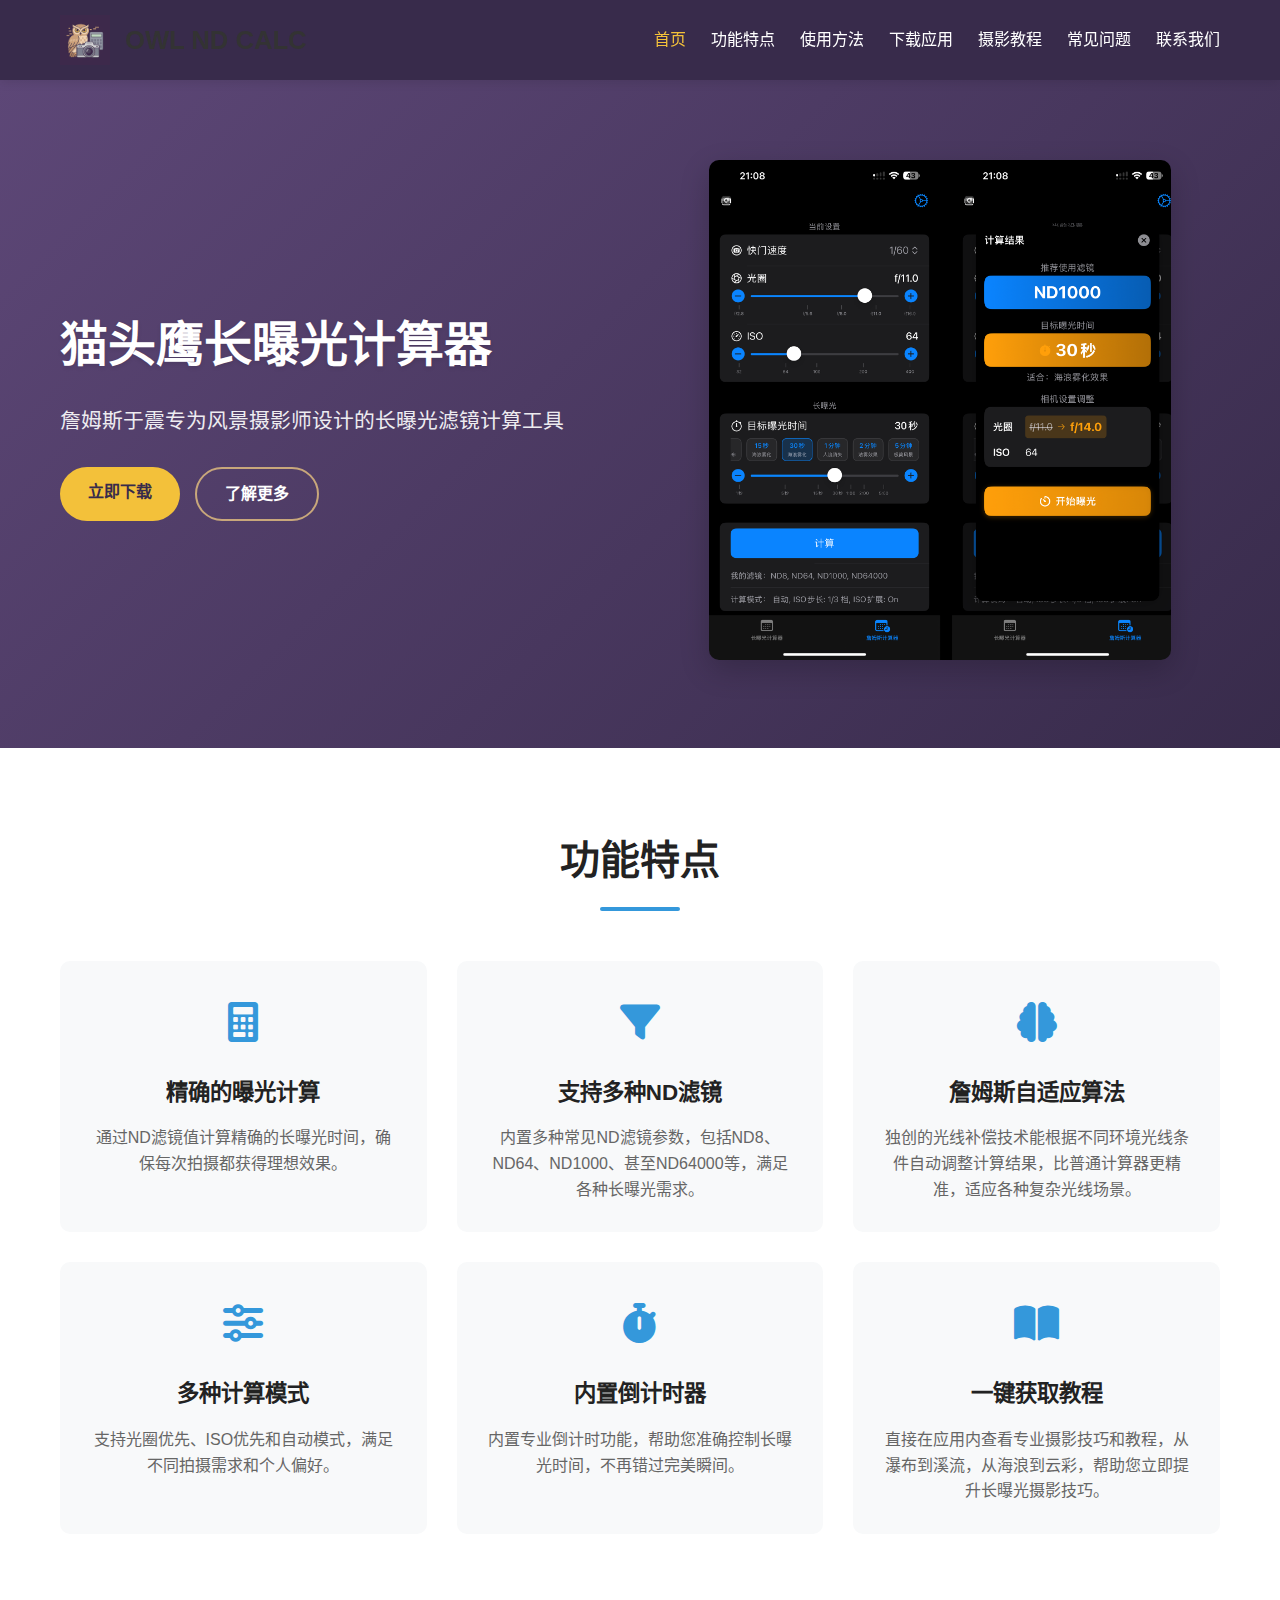
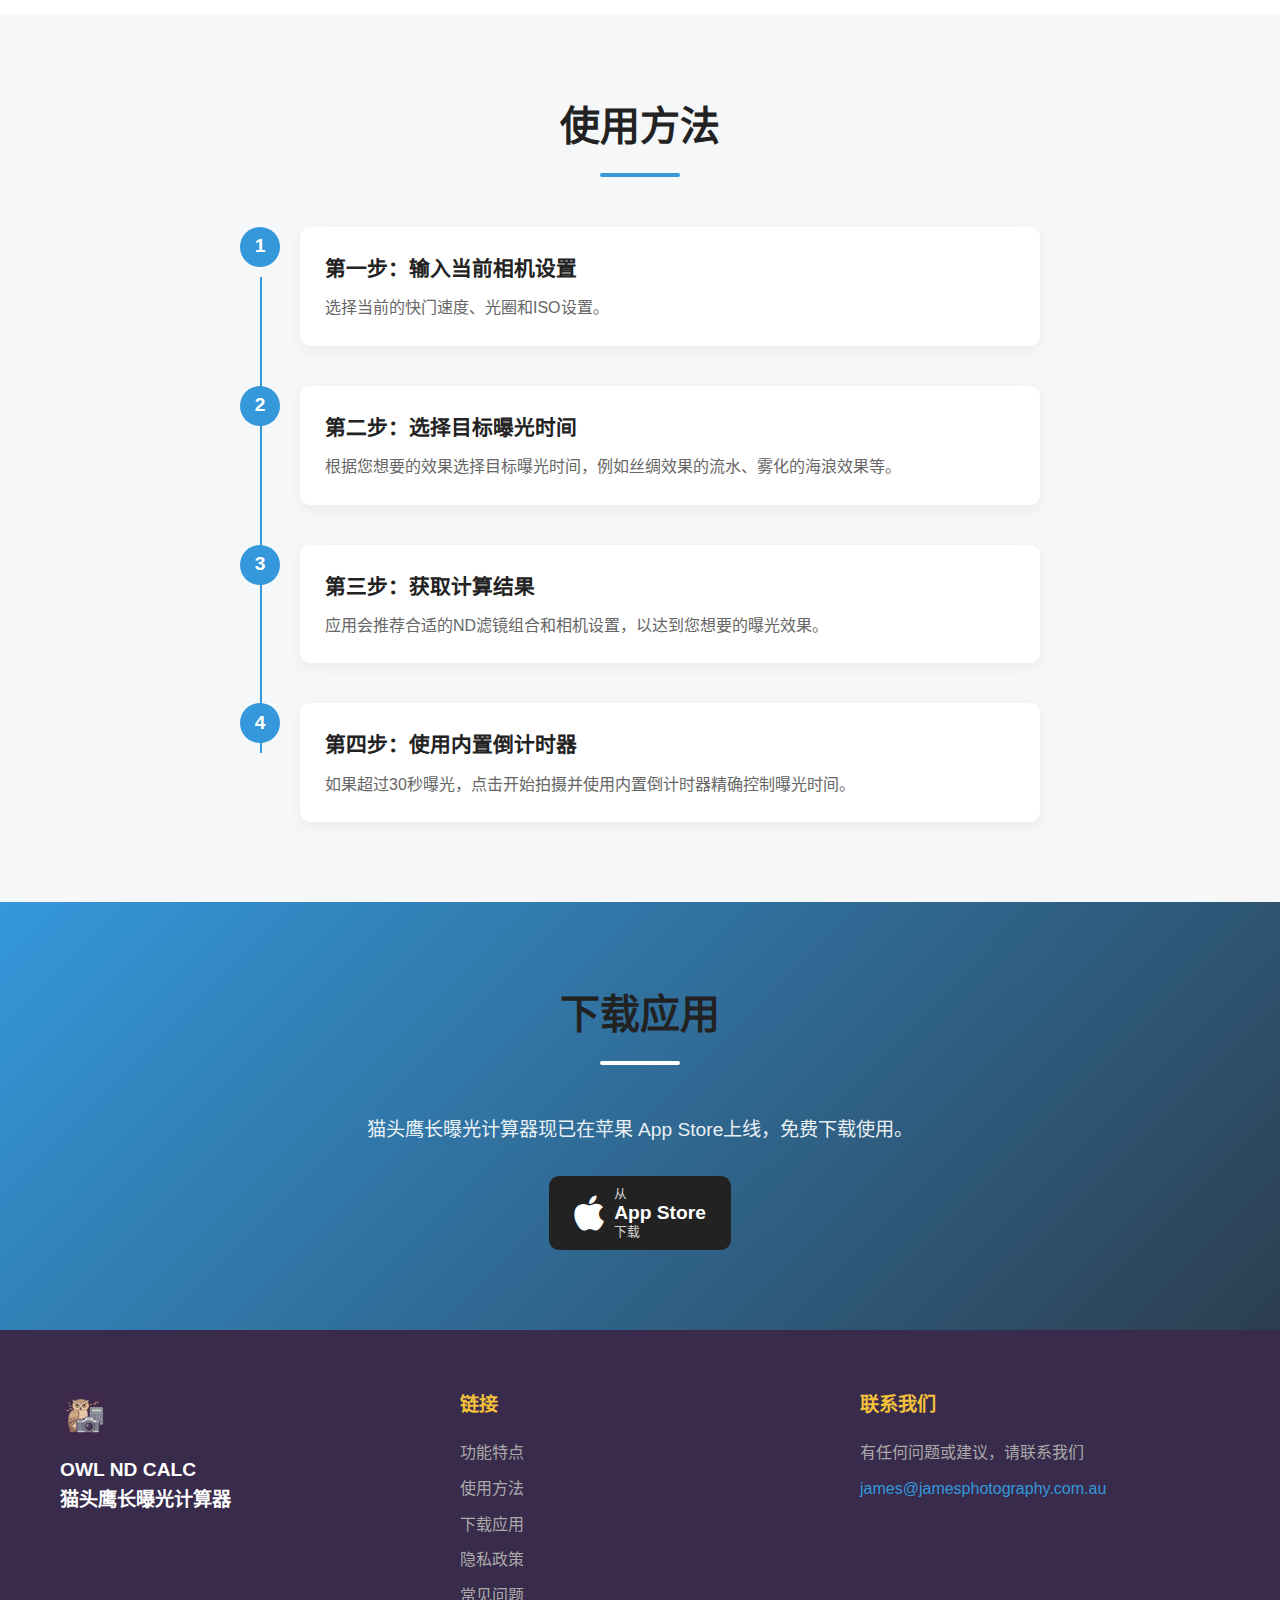
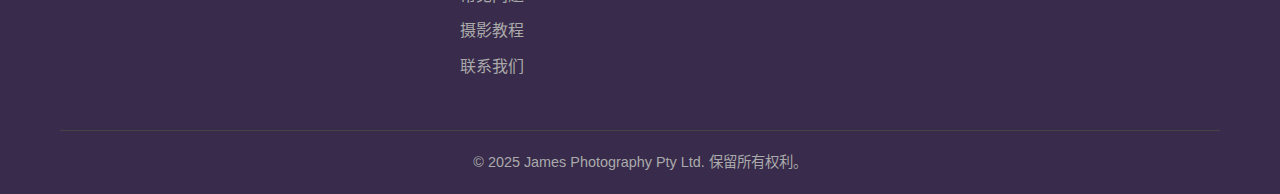
<file: docs/index.html>
<!DOCTYPE html>
<html lang="zh-CN">
<head>
    <meta charset="UTF-8">
    <meta name="viewport" content="width=device-width, initial-scale=1.0">
    <title>OWL ND CALC - 猫头鹰长曝光计算器</title>
    <link rel="stylesheet" href="css/style.css">
    <link rel="stylesheet" href="https://cdnjs.cloudflare.com/ajax/libs/font-awesome/6.0.0/css/all.min.css">
    <link rel="apple-touch-icon" sizes="180x180" href="images/favicon/apple-touch-icon.png">
    <link rel="icon" type="image/png" sizes="32x32" href="images/favicon/favicon-32x32.png">
    <link rel="icon" type="image/png" sizes="16x16" href="images/favicon/favicon-16x16.png">
    <link rel="manifest" href="images/favicon/site.webmanifest">
    <meta name="description" content="OWL ND CALC是一款专为风景摄影师设计的长曝光滤镜计算工具，帮助您精确计算使用ND滤镜时的曝光参数。">
    <meta name="keywords" content="ND滤镜,长曝光,摄影计算器,摄影工具,风景摄影,猫头鹰计算器,OWL ND CALC">
    <meta name="author" content="James Photography">
    <meta property="og:title" content="OWL ND CALC - 猫头鹰长曝光计算器">
    <meta property="og:description" content="专为风景摄影师设计的长曝光滤镜计算工具，精确计算ND滤镜曝光参数">
    <meta property="og:image" content="https://nd.jamesphotography.com.au/images/og-image.jpg">
    <meta property="og:url" content="https://nd.jamesphotography.com.au">
    <meta property="og:type" content="website">
    <script src="js/include.js"></script>
</head>
<body>
    <!-- 头部占位符 -->
    <div id="header-placeholder"></div>

    <section class="hero">
        <div class="container">
            <div class="hero-content">
                <h1>猫头鹰长曝光计算器</h1>
                <p>詹姆斯于震专为风景摄影师设计的长曝光滤镜计算工具</p>
                <div class="cta-buttons">
                    <a href="#download" class="btn primary">立即下载</a>
                    <a href="#features" class="btn secondary">了解更多</a>
                </div>
            </div>
            <div class="hero-image">
                <img src="images/app-screenshot.png" alt="OWL ND CALC 应用截图">
            </div>
        </div>
    </section>

    <section id="features" class="features">
        <div class="container">
            <h2 class="section-title">功能特点</h2>
            <div class="features-grid">
                <div class="feature-card">
                    <div class="feature-icon">
                        <i class="fas fa-calculator"></i>
                    </div>
                    <h3>精确的曝光计算</h3>
                    <p>通过ND滤镜值计算精确的长曝光时间，确保每次拍摄都获得理想效果。</p>
                </div>
                <div class="feature-card">
                    <div class="feature-icon">
                        <i class="fas fa-filter"></i>
                    </div>
                    <h3>支持多种ND滤镜</h3>
                    <p>内置多种常见ND滤镜参数，包括ND8、ND64、ND1000、甚至ND64000等，满足各种长曝光需求。</p>
                </div>
                <div class="feature-card">
                    <div class="feature-icon">
                        <i class="fas fa-brain"></i>
                    </div>
                    <h3>詹姆斯自适应算法</h3>
                    <p>独创的光线补偿技术能根据不同环境光线条件自动调整计算结果，比普通计算器更精准，适应各种复杂光线场景。</p>
                </div>
                <div class="feature-card">
                    <div class="feature-icon">
                        <i class="fas fa-sliders-h"></i>
                    </div>
                    <h3>多种计算模式</h3>
                    <p>支持光圈优先、ISO优先和自动模式，满足不同拍摄需求和个人偏好。</p>
                </div>
                <div class="feature-card">
                    <div class="feature-icon">
                        <i class="fas fa-stopwatch"></i>
                    </div>
                    <h3>内置倒计时器</h3>
                    <p>内置专业倒计时功能，帮助您准确控制长曝光时间，不再错过完美瞬间。</p>
                </div>
                <div class="feature-card">
                    <div class="feature-icon">
                        <i class="fas fa-book-open"></i>
                    </div>
                    <h3>一键获取教程</h3>
                    <p>直接在应用内查看专业摄影技巧和教程，从瀑布到溪流，从海浪到云彩，帮助您立即提升长曝光摄影技巧。</p>
                </div>
            </div>
        </div>
    </section>

    <section id="how-it-works" class="how-it-works">
        <div class="container">
            <h2 class="section-title">使用方法</h2>
            <div class="steps">
                <div class="step">
                    <div class="step-number">1</div>
                    <div class="step-content">
                        <h3>第一步：输入当前相机设置</h3>
                        <p>选择当前的快门速度、光圈和ISO设置。</p>
                    </div>
                </div>
                <div class="step">
                    <div class="step-number">2</div>
                    <div class="step-content">
                        <h3>第二步：选择目标曝光时间</h3>
                        <p>根据您想要的效果选择目标曝光时间，例如丝绸效果的流水、雾化的海浪效果等。</p>
                    </div>
                </div>
                <div class="step">
                    <div class="step-number">3</div>
                    <div class="step-content">
                        <h3>第三步：获取计算结果</h3>
                        <p>应用会推荐合适的ND滤镜组合和相机设置，以达到您想要的曝光效果。</p>
                    </div>
                </div>
                <div class="step">
                    <div class="step-number">4</div>
                    <div class="step-content">
                        <h3>第四步：使用内置倒计时器</h3>
                        <p>如果超过30秒曝光，点击开始拍摄并使用内置倒计时器精确控制曝光时间。</p>
                    </div>
                </div>
            </div>
        </div>
    </section>

    <section id="download" class="download">
        <div class="container">
            <h2 class="section-title">下载应用</h2>
            <p class="download-text">猫头鹰长曝光计算器现已在苹果 App Store上线，免费下载使用。</p>
            <div class="download-buttons">
                <a href="https://apps.apple.com/app/id1234567890" class="download-btn">
                    <i class="fab fa-apple"></i>
                    <span>
                        <small>从</small>
                        <strong>App Store</strong>
                        <small>下载</small>
                    </span>
                </a>
            </div>
        </div>
    </section>

    <!-- 底部占位符 -->
    <div id="footer-placeholder"></div>

    <script src="js/script.js"></script>
</body>
</html>
</file>
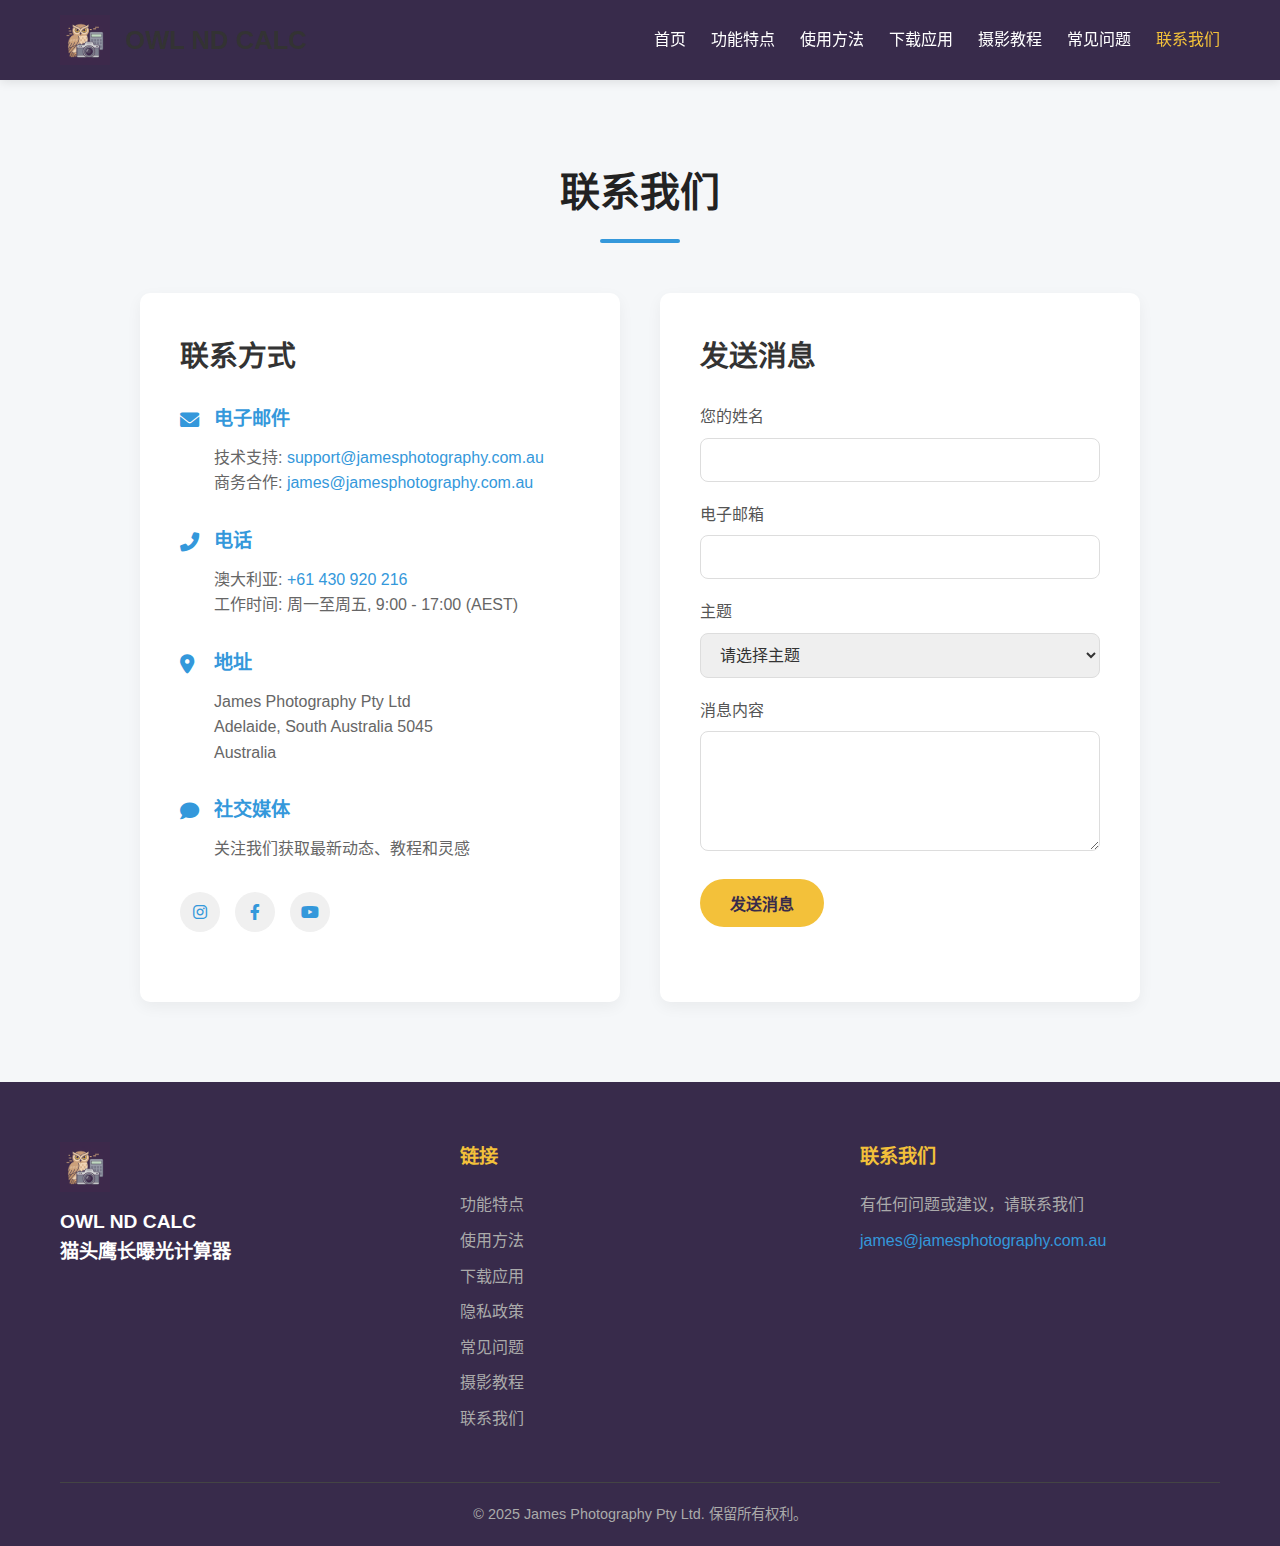
<file: docs/contact.html>
<!DOCTYPE html>
<html lang="zh-CN">
<head>
    <meta charset="UTF-8">
    <meta name="viewport" content="width=device-width, initial-scale=1.0">
    <title>联系我们 - OWL ND CALC 猫头鹰长曝光计算器</title>
    <link rel="stylesheet" href="css/style.css">
    <link rel="stylesheet" href="https://cdnjs.cloudflare.com/ajax/libs/font-awesome/6.0.0/css/all.min.css">
    <link rel="apple-touch-icon" sizes="180x180" href="images/favicon/apple-touch-icon.png">
    <link rel="icon" type="image/png" sizes="32x32" href="images/favicon/favicon-32x32.png">
    <link rel="icon" type="image/png" sizes="16x16" href="images/favicon/favicon-16x16.png">
    <link rel="manifest" href="images/favicon/site.webmanifest">
    <meta name="description" content="联系OWL ND CALC猫头鹰长曝光计算器团队 - 提出问题、反馈建议或寻求技术支持">
    <script src="js/include.js"></script>
</head>
<body>
    <!-- 头部占位符 -->
    <div id="header-placeholder"></div>

    <section class="contact-section">
        <div class="container">
            <h1 class="section-title">联系我们</h1>
            
            <div class="contact-container">
                <div class="contact-info">
                    <h2>联系方式</h2>
                    
                    <div class="contact-method">
                        <h3><i class="fas fa-envelope"></i> 电子邮件</h3>
                        <p>技术支持: <a href="mailto:support@jamesphotography.com.au">support@jamesphotography.com.au</a></p>
                        <p>商务合作: <a href="mailto:james@jamesphotography.com.au">james@jamesphotography.com.au</a></p>
                    </div>
                    
                    <div class="contact-method">
                        <h3><i class="fas fa-phone-alt"></i> 电话</h3>
                        <p>澳大利亚: <a href="tel:+61430920216">+61 430 920 216</a></p>
                        <p>工作时间: 周一至周五, 9:00 - 17:00 (AEST)</p>
                    </div>
                    
                    <div class="contact-method">
                        <h3><i class="fas fa-map-marker-alt"></i> 地址</h3>
                        <p>James Photography Pty Ltd</p>
                        <p>Adelaide, South Australia 5045</p>
                        <p>Australia</p>
                    </div>
                    
                    <div class="contact-method">
                        <h3><i class="fas fa-comment"></i> 社交媒体</h3>
                        <p>关注我们获取最新动态、教程和灵感</p>
                        
                        <div class="social-links">
                            <a href="https://www.instagram.com/jamesphotography_com_au/" class="social-link" target="_blank"><i class="fab fa-instagram"></i></a>
                            <a href="https://www.facebook.com/jamesyuphotography/" class="social-link" target="_blank"><i class="fab fa-facebook-f"></i></a>
                            <a href="https://www.youtube.com/@JamesZhenYu" class="social-link" target="_blank"><i class="fab fa-youtube"></i></a>
                        </div>
                    </div>
                </div>
                
                <div class="contact-form">
                    <h2>发送消息</h2>
                    <form id="contactForm">
                        <div class="form-group">
                            <label for="name">您的姓名</label>
                            <input type="text" id="name" class="form-control" required>
                        </div>
                        
                        <div class="form-group">
                            <label for="email">电子邮箱</label>
                            <input type="email" id="email" class="form-control" required>
                        </div>
                        
                        <div class="form-group">
                            <label for="subject">主题</label>
                            <select id="subject" class="form-control" required>
                                <option value="" disabled selected>请选择主题</option>
                                <option value="技术支持">技术支持</option>
                                <option value="功能建议">功能建议</option>
                                <option value="错误报告">错误报告</option>
                                <option value="商务合作">商务合作</option>
                                <option value="其他">其他</option>
                            </select>
                        </div>
                        
                        <div class="form-group">
                            <label for="message">消息内容</label>
                            <textarea id="message" class="form-control" required></textarea>
                        </div>
                        
                        <button type="submit" class="submit-btn">发送消息</button>
                        
                        <div class="form-message success">
                            您的消息已成功发送！我们会尽快回复您。
                        </div>
                        
                        <div class="form-message error">
                            消息发送失败，请稍后再试或直接通过电子邮件联系我们。
                        </div>
                    </form>
                </div>
            </div>
        </div>
    </section>

    <!-- 底部占位符 -->
    <div id="footer-placeholder"></div>

    <script>
        document.addEventListener('DOMContentLoaded', function() {
            const contactForm = document.getElementById('contactForm');
            const successMessage = document.querySelector('.form-message.success');
            const errorMessage = document.querySelector('.form-message.error');
            
            contactForm.addEventListener('submit', function(e) {
                e.preventDefault();
                
                // 在实际应用中，这里应该发送表单数据到服务器
                // 这里仅模拟提交过程
                
                // 隐藏之前的消息
                successMessage.style.display = 'none';
                errorMessage.style.display = 'none';
                
                // 模拟表单处理延迟
                setTimeout(function() {
                    // 模拟成功提交
                    successMessage.style.display = 'block';
                    
                    // 重置表单
                    contactForm.reset();
                    
                    // 5秒后隐藏成功消息
                    setTimeout(function() {
                        successMessage.style.display = 'none';
                    }, 5000);
                }, 1000);
                
                // 如果要模拟失败情况，可以使用以下代码
                /*
                setTimeout(function() {
                    errorMessage.style.display = 'block';
                    
                    setTimeout(function() {
                        errorMessage.style.display = 'none';
                    }, 5000);
                }, 1000);
                */
            });
        });
    </script>
</body>
</html>
</file>
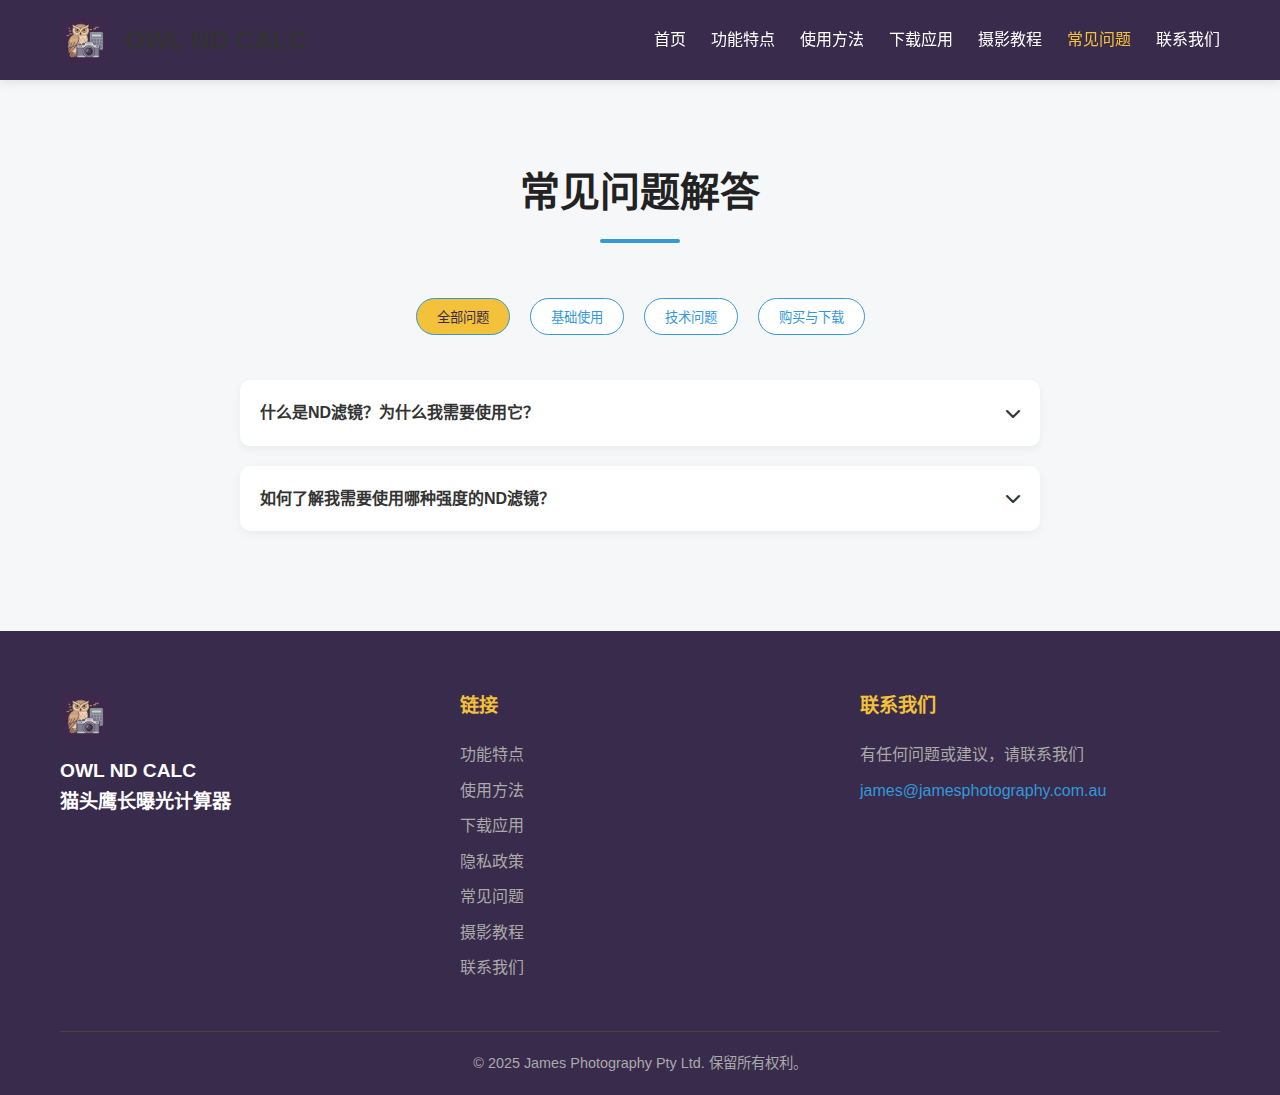
<file: docs/faq.html>
<!DOCTYPE html>
<html lang="zh-CN">
<head>
    <meta charset="UTF-8">
    <meta name="viewport" content="width=device-width, initial-scale=1.0">
    <title>常见问题 - OWL ND CALC 猫头鹰长曝光计算器</title>
    <link rel="stylesheet" href="css/style.css">
    <link rel="stylesheet" href="https://cdnjs.cloudflare.com/ajax/libs/font-awesome/6.0.0/css/all.min.css">
    <link rel="apple-touch-icon" sizes="180x180" href="images/favicon/apple-touch-icon.png">
    <link rel="icon" type="image/png" sizes="32x32" href="images/favicon/favicon-32x32.png">
    <link rel="icon" type="image/png" sizes="16x16" href="images/favicon/favicon-16x16.png">
    <link rel="manifest" href="images/favicon/site.webmanifest">
    <meta name="description" content="OWL ND CALC猫头鹰长曝光计算器的常见问题解答 - 了解如何使用计算器、解决技术问题及获取支持">
    <script src="js/include.js"></script>
</head>
<body>
    <!-- 头部占位符 -->
    <div id="header-placeholder"></div>

    <section class="faq-section">
        <div class="container">
            <h1 class="section-title">常见问题解答</h1>
            
            <div class="tag-container">
                <button class="tag-btn active" data-category="all">全部问题</button>
                <button class="tag-btn" data-category="basics">基础使用</button>
                <button class="tag-btn" data-category="technical">技术问题</button>
                <button class="tag-btn" data-category="purchase">购买与下载</button>
            </div>
            
            <div class="faq-container">
                <div class="faq-item" data-category="basics">
                    <div class="faq-question">
                        什么是ND滤镜？为什么我需要使用它？
                        <i class="fas fa-chevron-down"></i>
                    </div>
                    <div class="faq-answer">
                        <p>ND滤镜(Neutral Density Filter)是中性密度滤镜的缩写，是一种减少进入镜头光量的滤镜，不会改变光线的颜色。ND滤镜的主要作用是允许您在明亮的环境中使用较慢的快门速度。</p>
                        <p>使用ND滤镜的主要原因包括：</p>
                        <p>1. 在明亮的环境中获得长曝光效果，如使流水呈现出丝绸般的效果、使云朵产生拖尾效果、或使繁忙的场景中的人物消失</p>
                        <p>2. 在明亮的阳光下使用大光圈(如f/1.4或f/2.8)，获得浅景深效果</p>
                        <p>3. 在视频拍摄中维持理想的快门速度（通常为1/50或1/60秒）</p>
                    </div>
                </div>
                
                <div class="faq-item" data-category="technical">
                    <div class="faq-question">
                        如何了解我需要使用哪种强度的ND滤镜？
                        <i class="fas fa-chevron-down"></i>
                    </div>
                    <div class="faq-answer">
                        <p>选择ND滤镜强度取决于您想要减少的光量以及您想要达到的效果。OWL ND CALC正是为解决这个问题而设计的工具。</p>
                        <p>使用我们的应用程序，您只需要输入：</p>
                        <p>1. 当前环境下没有滤镜时的相机设置（光圈、快门速度和ISO）</p>
                        <p>2. 您想要达到的目标快门速度（比如，如果您想要一个10秒的长曝光）</p>
                        <p>应用会自动计算并推荐最适合的ND滤镜值。例如，如果您当前设置是1/125秒，想要10秒的曝光，应用会推荐使用10档ND滤镜（ND1000）。</p>
                    </div>
                </div>
                
                <!-- 更多FAQ项... 此处省略其他FAQ项，与原始文件相同 -->
                
            </div>
        </div>
    </section>

    <!-- 底部占位符 -->
    <div id="footer-placeholder"></div>

    <script>
        document.addEventListener('DOMContentLoaded', function() {
            // FAQ展开收起功能
            const questions = document.querySelectorAll('.faq-question');
            
            questions.forEach(question => {
                question.addEventListener('click', () => {
                    const answer = question.nextElementSibling;
                    const isActive = question.classList.contains('active');
                    
                    // 关闭所有其他答案
                    questions.forEach(q => {
                        q.classList.remove('active');
                        q.nextElementSibling.classList.remove('active');
                    });
                    
                    // 如果当前不是激活状态，则打开它
                    if (!isActive) {
                        question.classList.add('active');
                        answer.classList.add('active');
                    }
                });
            });
            
            // 分类筛选功能
            const categoryButtons = document.querySelectorAll('.tag-btn');
            const faqItems = document.querySelectorAll('.faq-item');
            
            categoryButtons.forEach(button => {
                button.addEventListener('click', () => {
                    const category = button.getAttribute('data-category');
                    
                    // 激活当前按钮
                    categoryButtons.forEach(btn => btn.classList.remove('active'));
                    button.classList.add('active');
                    
                    // 筛选FAQ项目
                    faqItems.forEach(item => {
                        if (category === 'all' || item.getAttribute('data-category') === category) {
                            item.style.display = 'block';
                        } else {
                            item.style.display = 'none';
                        }
                    });
                });
            });
        });
    </script>
</body>
</html>
</file>
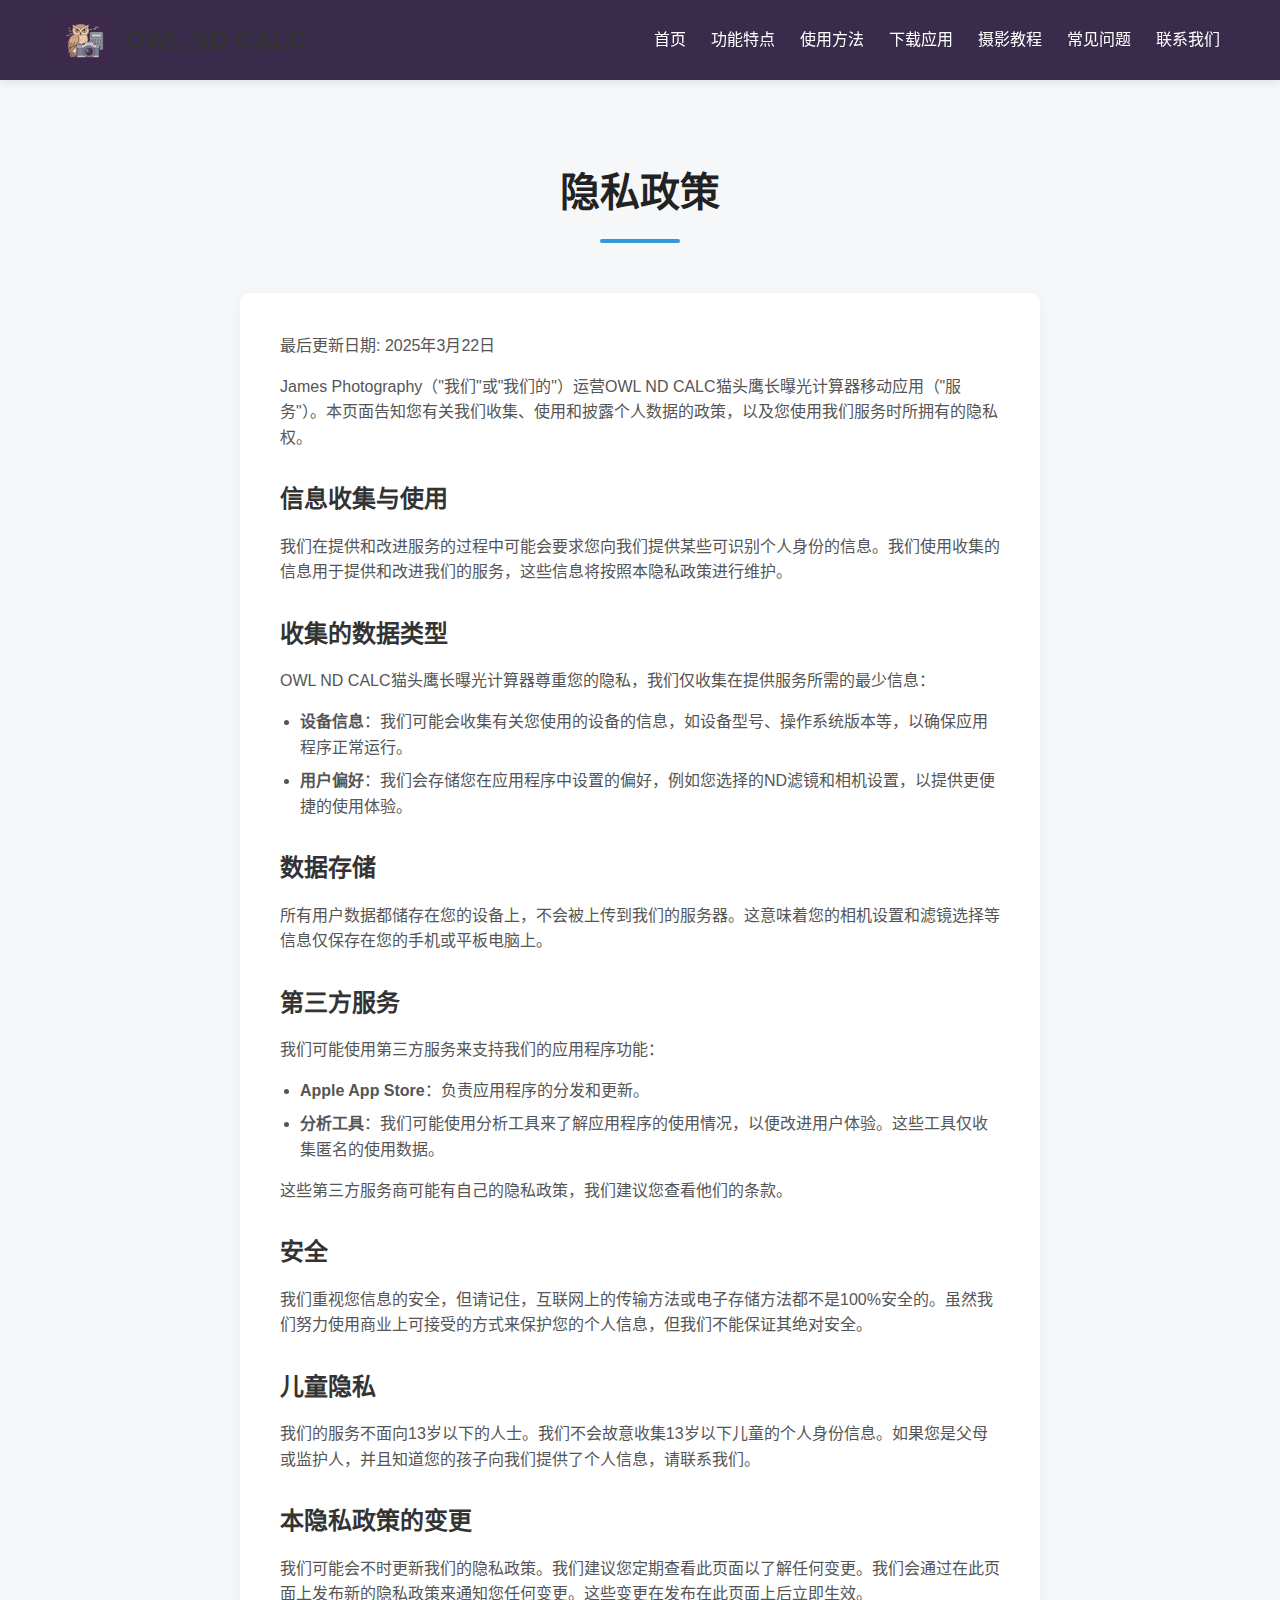
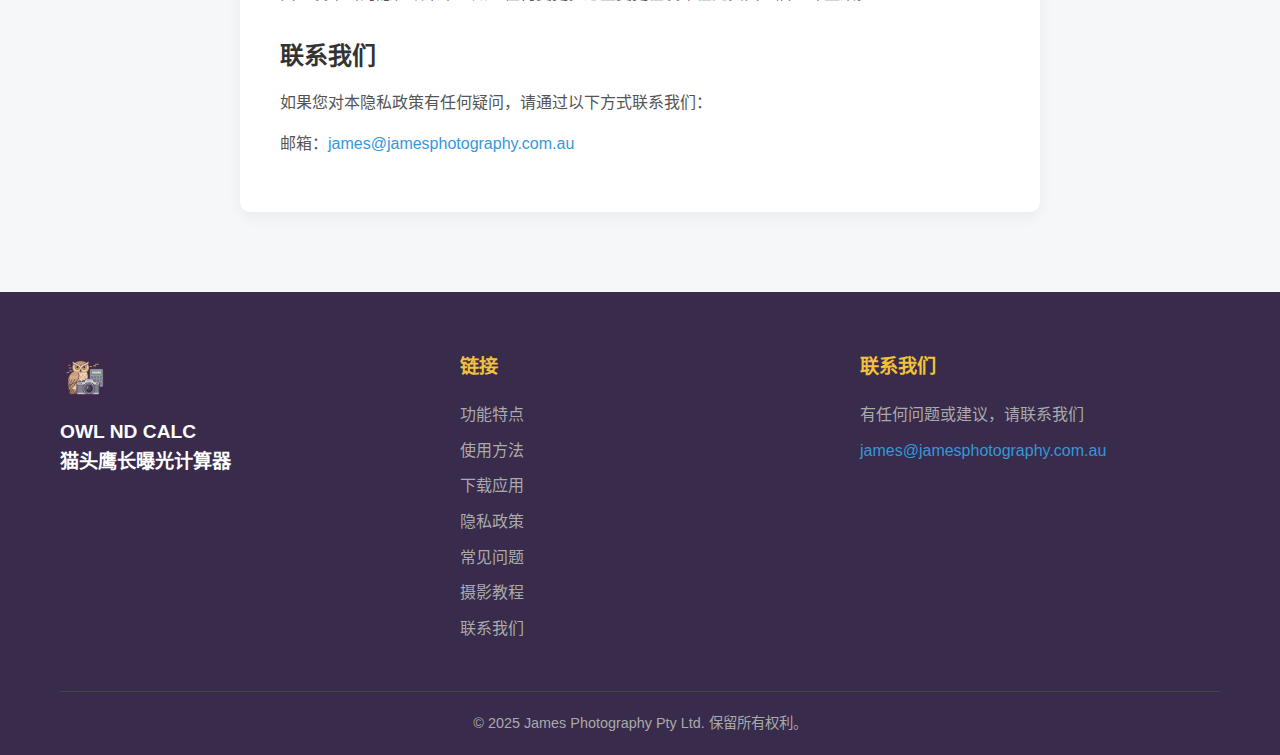
<file: docs/privacy.html>
<!DOCTYPE html>
<html lang="zh-CN">
<head>
    <meta charset="UTF-8">
    <meta name="viewport" content="width=device-width, initial-scale=1.0">
    <title>隐私政策 - OWL ND CALC 猫头鹰长曝光计算器</title>
    <link rel="stylesheet" href="css/style.css">
    <link rel="stylesheet" href="https://cdnjs.cloudflare.com/ajax/libs/font-awesome/6.0.0/css/all.min.css">
    <link rel="apple-touch-icon" sizes="180x180" href="images/favicon/apple-touch-icon.png">
    <link rel="icon" type="image/png" sizes="32x32" href="images/favicon/favicon-32x32.png">
    <link rel="icon" type="image/png" sizes="16x16" href="images/favicon/favicon-16x16.png">
    <link rel="manifest" href="images/favicon/site.webmanifest">
    <meta name="description" content="OWL ND CALC猫头鹰长曝光计算器的隐私政策 - 了解我们如何保护您的个人信息">
    <script src="js/include.js"></script>
</head>
<body>
    <!-- 头部占位符 -->
    <div id="header-placeholder"></div>

    <section class="privacy-section">
        <div class="container">
            <h1 class="section-title">隐私政策</h1>
            <div class="privacy-content">
                <p>最后更新日期: 2025年3月22日</p>
                
                <p>James Photography（"我们"或"我们的"）运营OWL ND CALC猫头鹰长曝光计算器移动应用（"服务"）。本页面告知您有关我们收集、使用和披露个人数据的政策，以及您使用我们服务时所拥有的隐私权。</p>
                
                <h2>信息收集与使用</h2>
                <p>我们在提供和改进服务的过程中可能会要求您向我们提供某些可识别个人身份的信息。我们使用收集的信息用于提供和改进我们的服务，这些信息将按照本隐私政策进行维护。</p>
                
                <h2>收集的数据类型</h2>
                <p>OWL ND CALC猫头鹰长曝光计算器尊重您的隐私，我们仅收集在提供服务所需的最少信息：</p>
                <ul>
                    <li><strong>设备信息</strong>：我们可能会收集有关您使用的设备的信息，如设备型号、操作系统版本等，以确保应用程序正常运行。</li>
                    <li><strong>用户偏好</strong>：我们会存储您在应用程序中设置的偏好，例如您选择的ND滤镜和相机设置，以提供更便捷的使用体验。</li>
                </ul>
                
                <h2>数据存储</h2>
                <p>所有用户数据都储存在您的设备上，不会被上传到我们的服务器。这意味着您的相机设置和滤镜选择等信息仅保存在您的手机或平板电脑上。</p>
                
                <h2>第三方服务</h2>
                <p>我们可能使用第三方服务来支持我们的应用程序功能：</p>
                <ul>
                    <li><strong>Apple App Store</strong>：负责应用程序的分发和更新。</li>
                    <li><strong>分析工具</strong>：我们可能使用分析工具来了解应用程序的使用情况，以便改进用户体验。这些工具仅收集匿名的使用数据。</li>
                </ul>
                <p>这些第三方服务商可能有自己的隐私政策，我们建议您查看他们的条款。</p>
                
                <h2>安全</h2>
                <p>我们重视您信息的安全，但请记住，互联网上的传输方法或电子存储方法都不是100%安全的。虽然我们努力使用商业上可接受的方式来保护您的个人信息，但我们不能保证其绝对安全。</p>
                
                <h2>儿童隐私</h2>
                <p>我们的服务不面向13岁以下的人士。我们不会故意收集13岁以下儿童的个人身份信息。如果您是父母或监护人，并且知道您的孩子向我们提供了个人信息，请联系我们。</p>
                
                <h2>本隐私政策的变更</h2>
                <p>我们可能会不时更新我们的隐私政策。我们建议您定期查看此页面以了解任何变更。我们会通过在此页面上发布新的隐私政策来通知您任何变更。这些变更在发布在此页面上后立即生效。</p>
                
                <h2>联系我们</h2>
                <p>如果您对本隐私政策有任何疑问，请通过以下方式联系我们：</p>
                <p>邮箱：<a href="mailto:james@jamesphotography.com.au">james@jamesphotography.com.au</a></p>
            </div>
        </div>
    </section>

    <!-- 底部占位符 -->
    <div id="footer-placeholder"></div>

    <script src="js/script.js"></script>
</body>
</html>
</file>
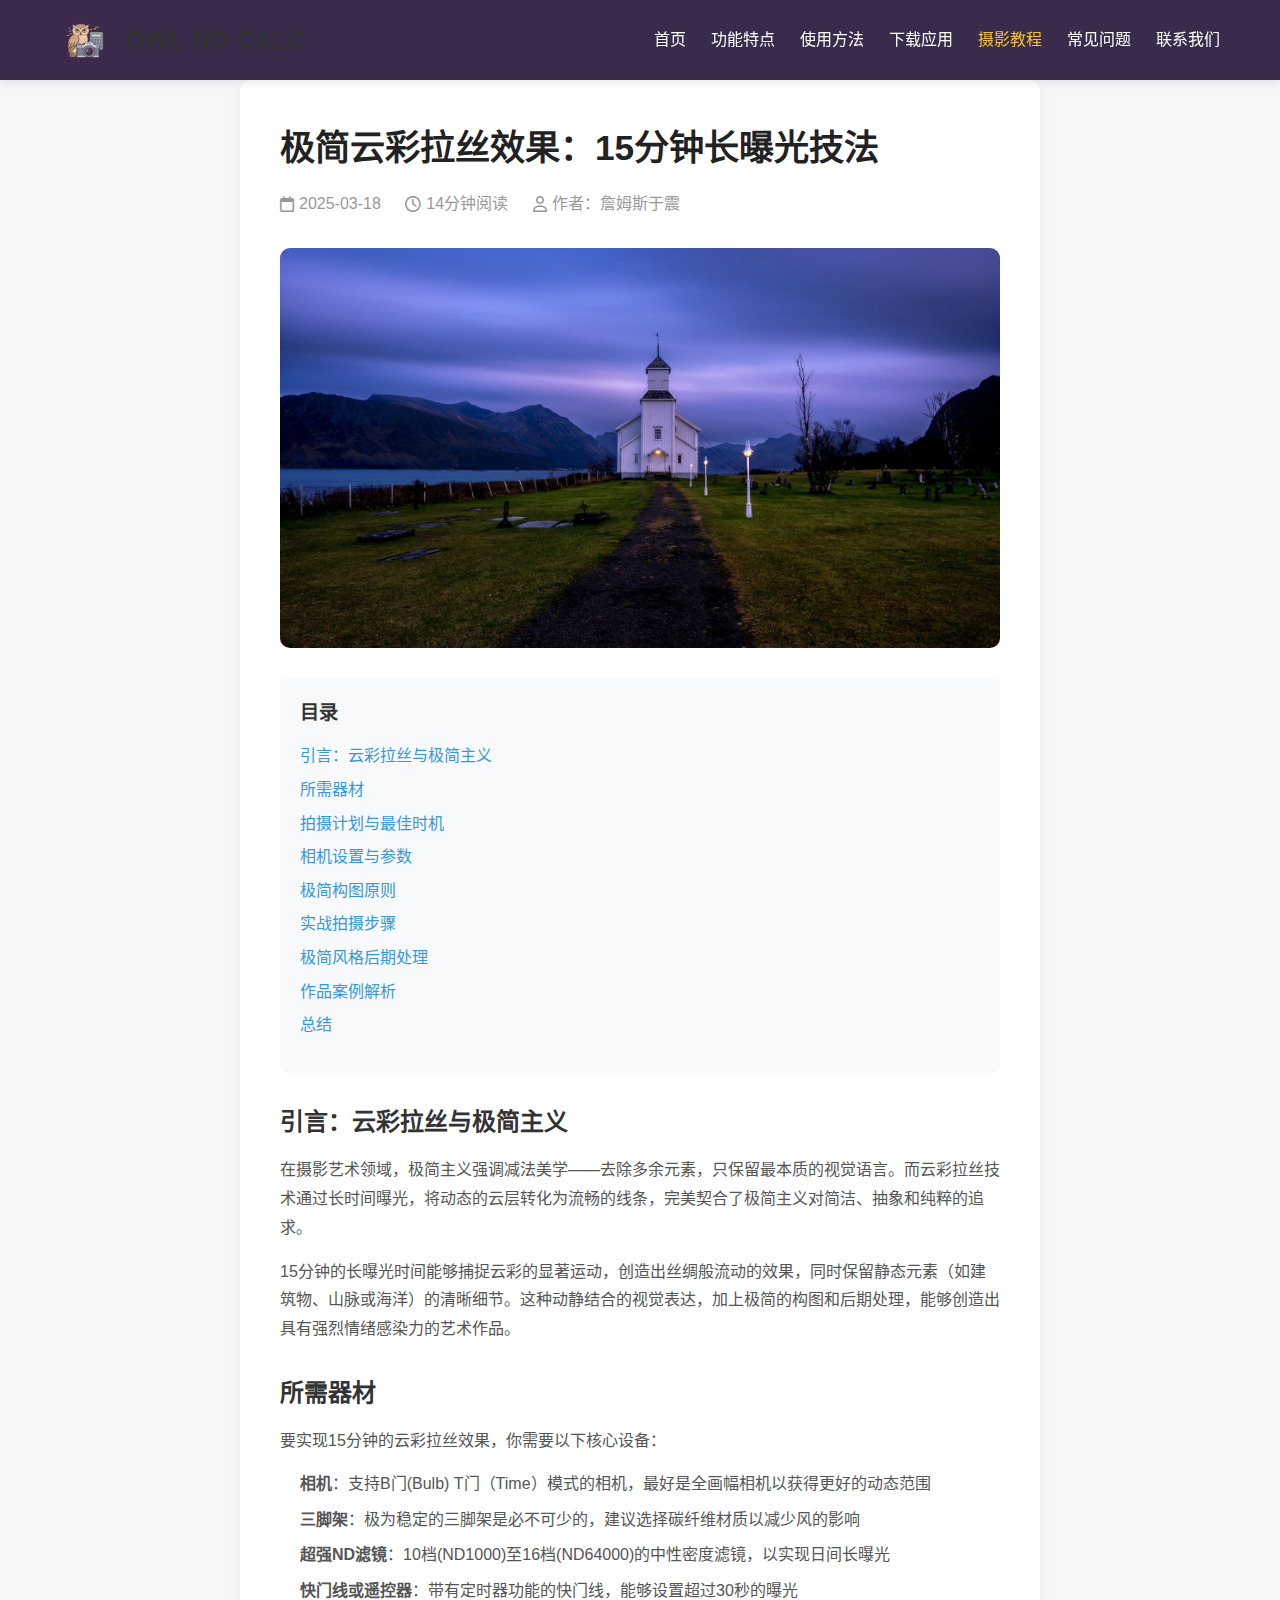
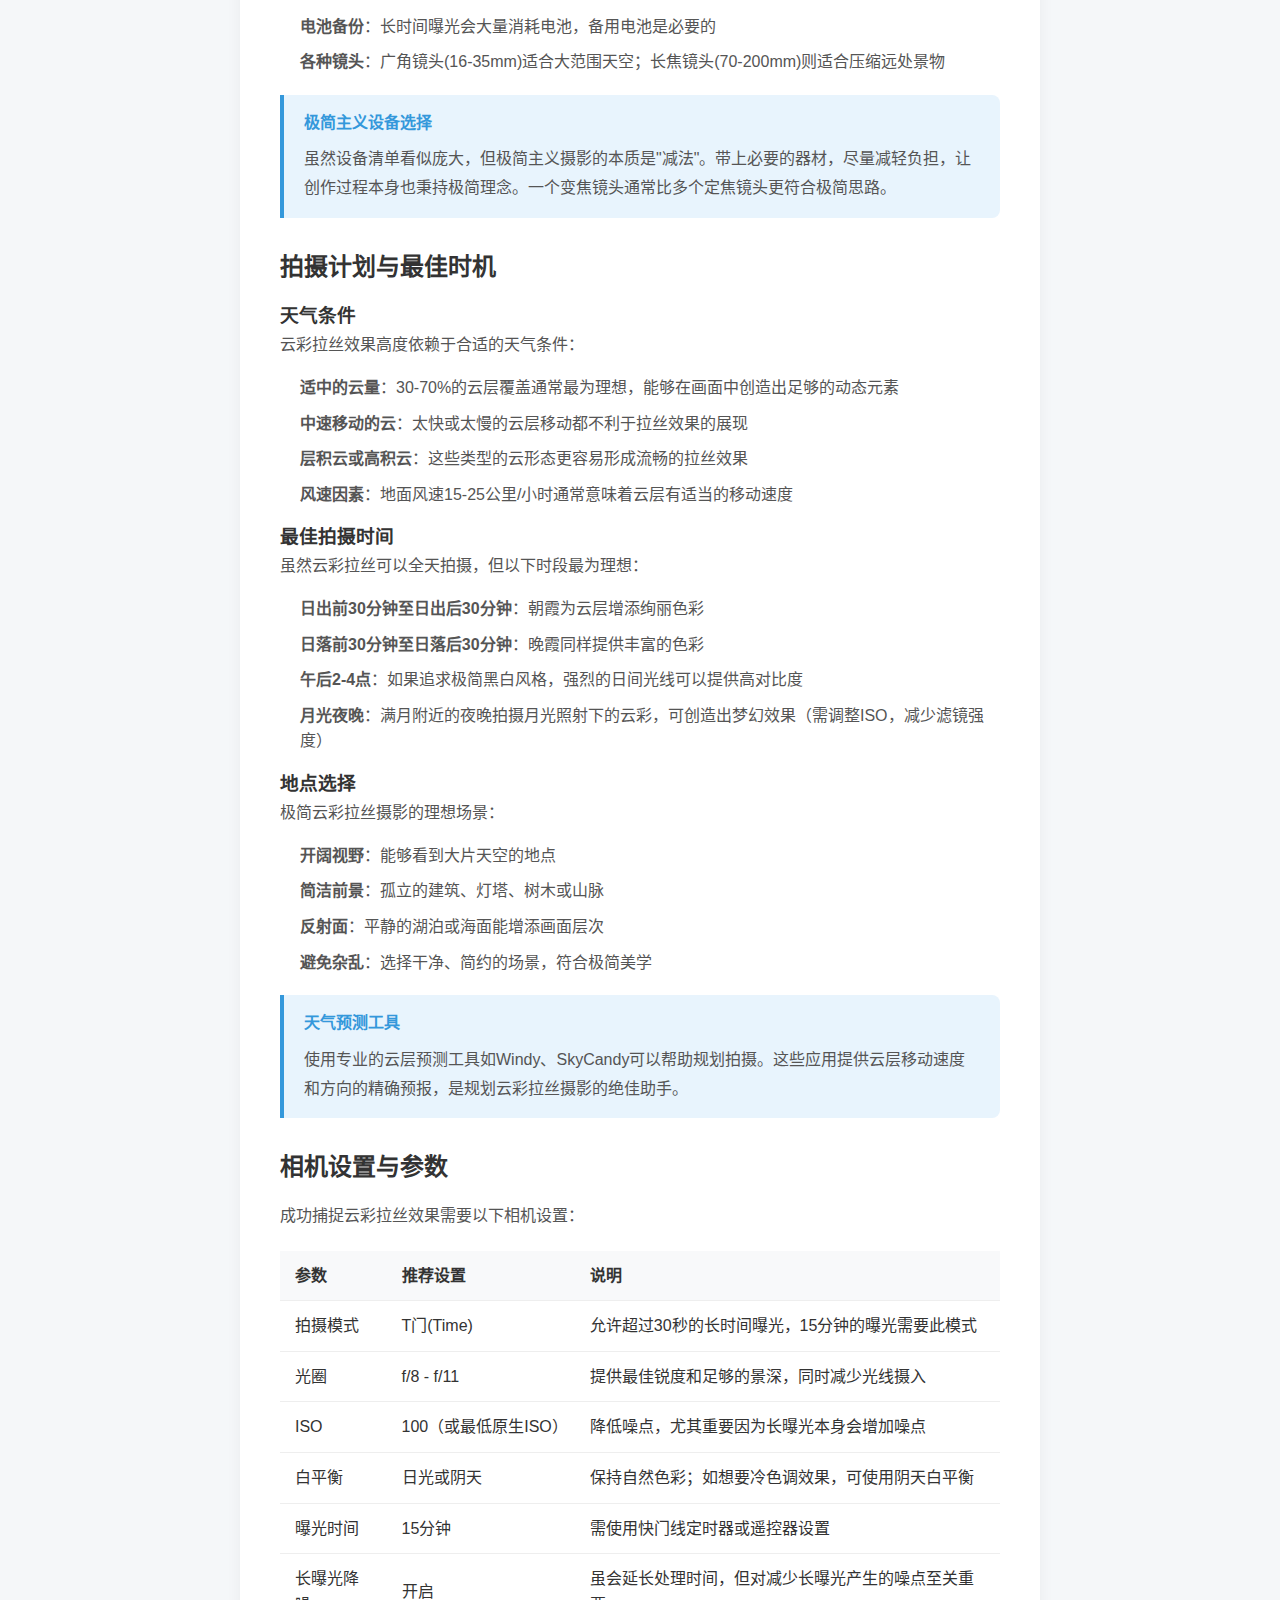
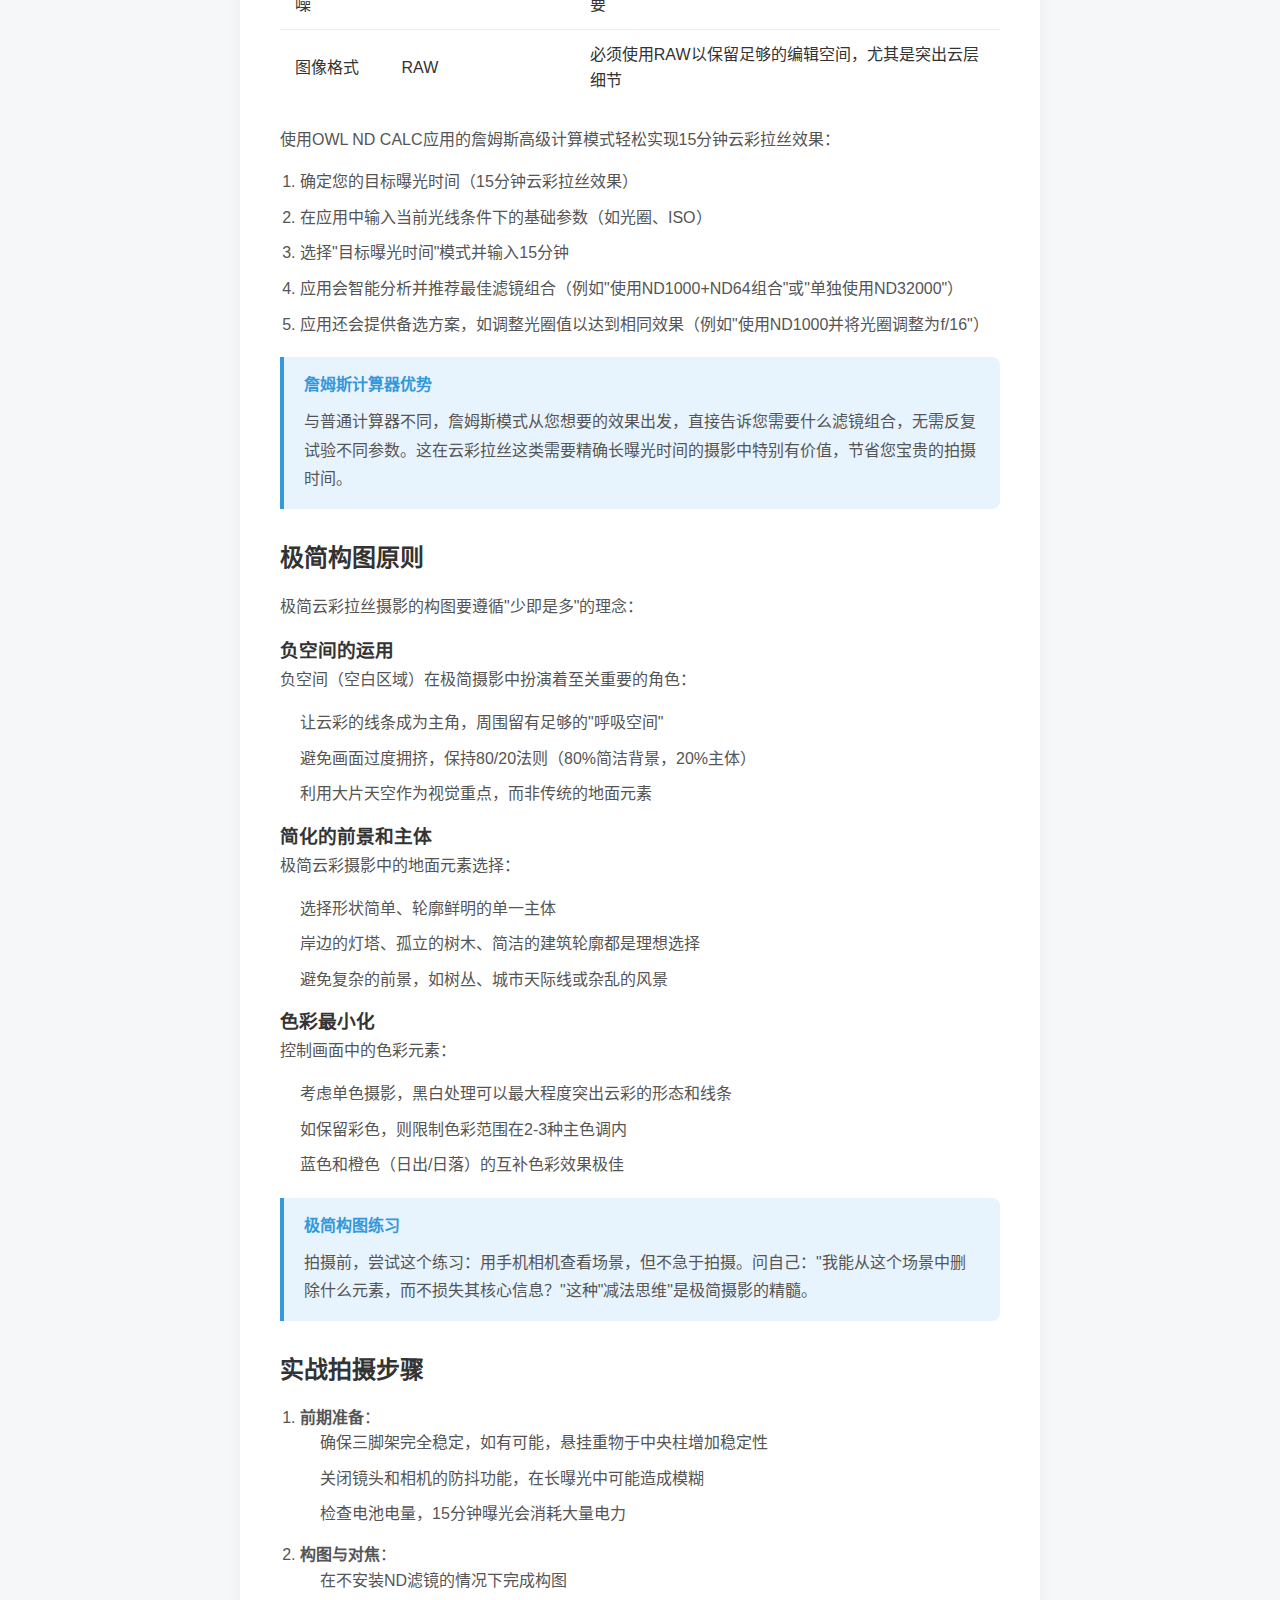
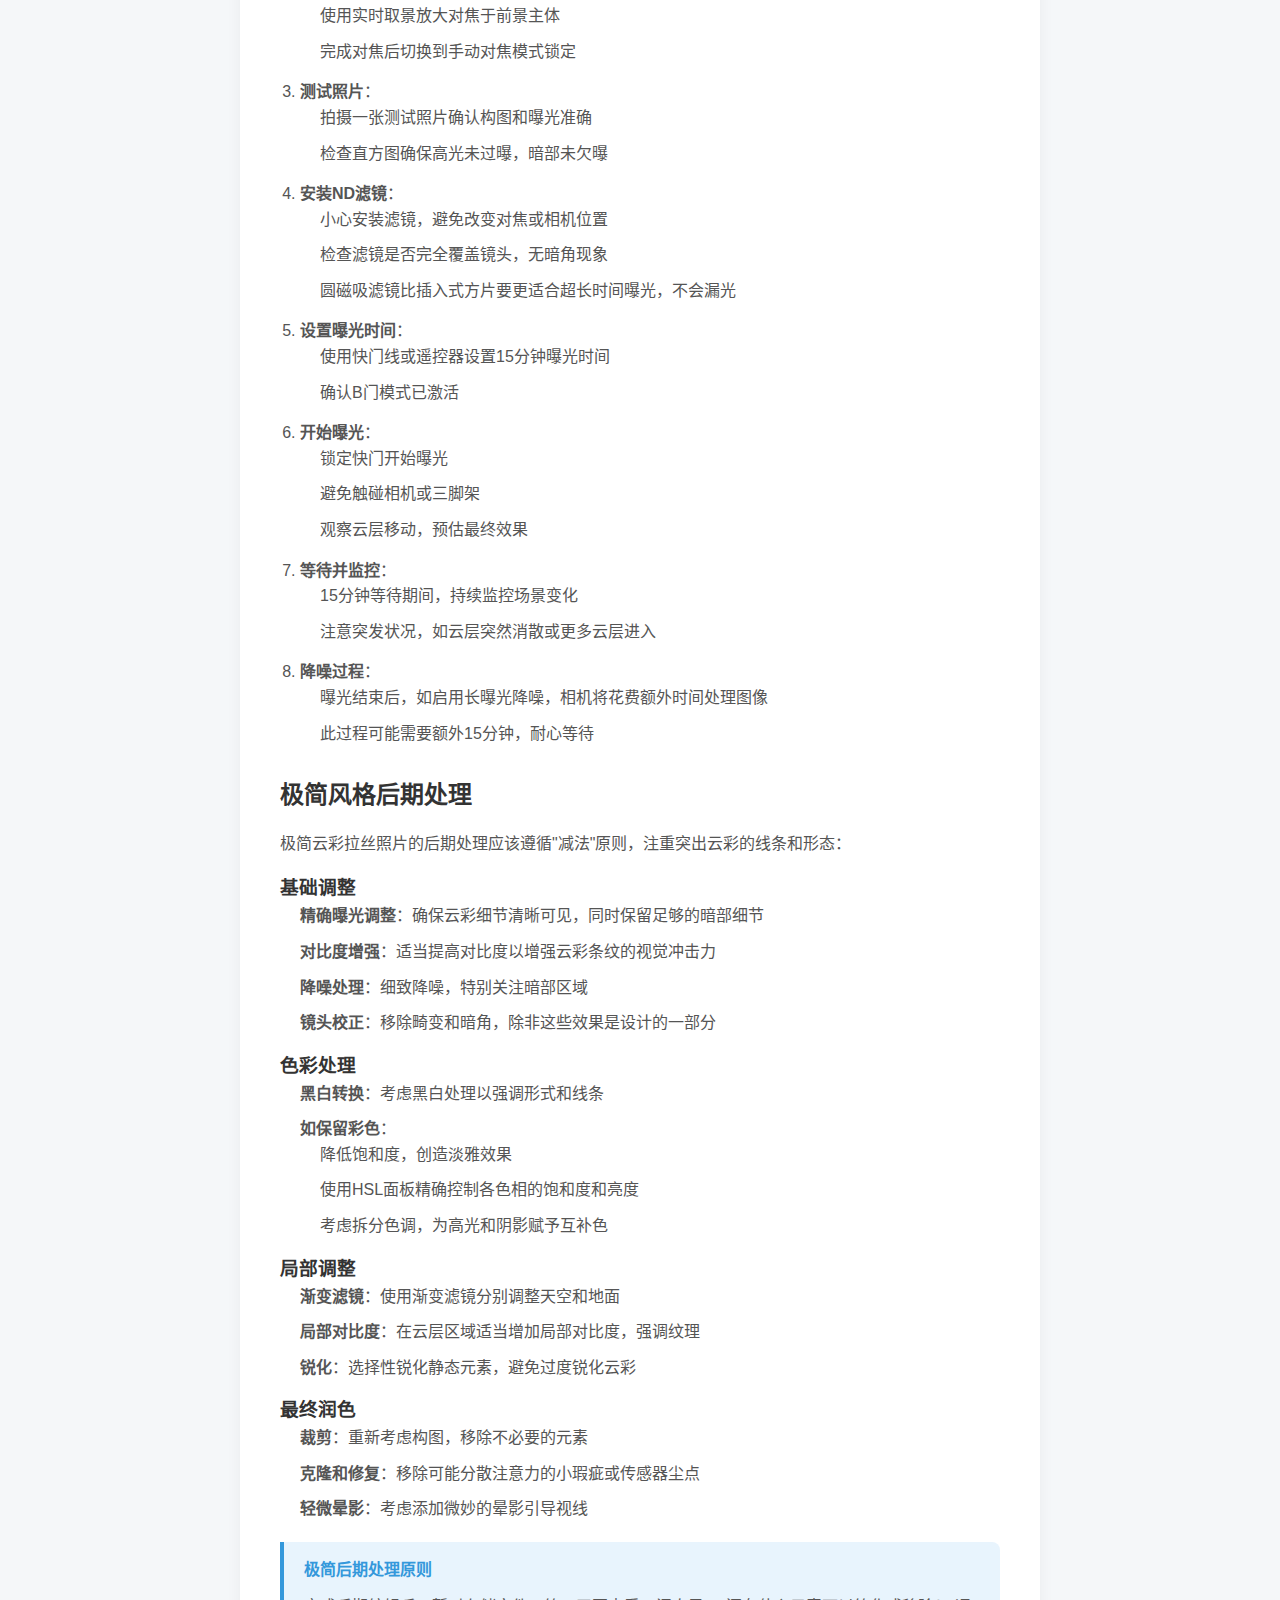
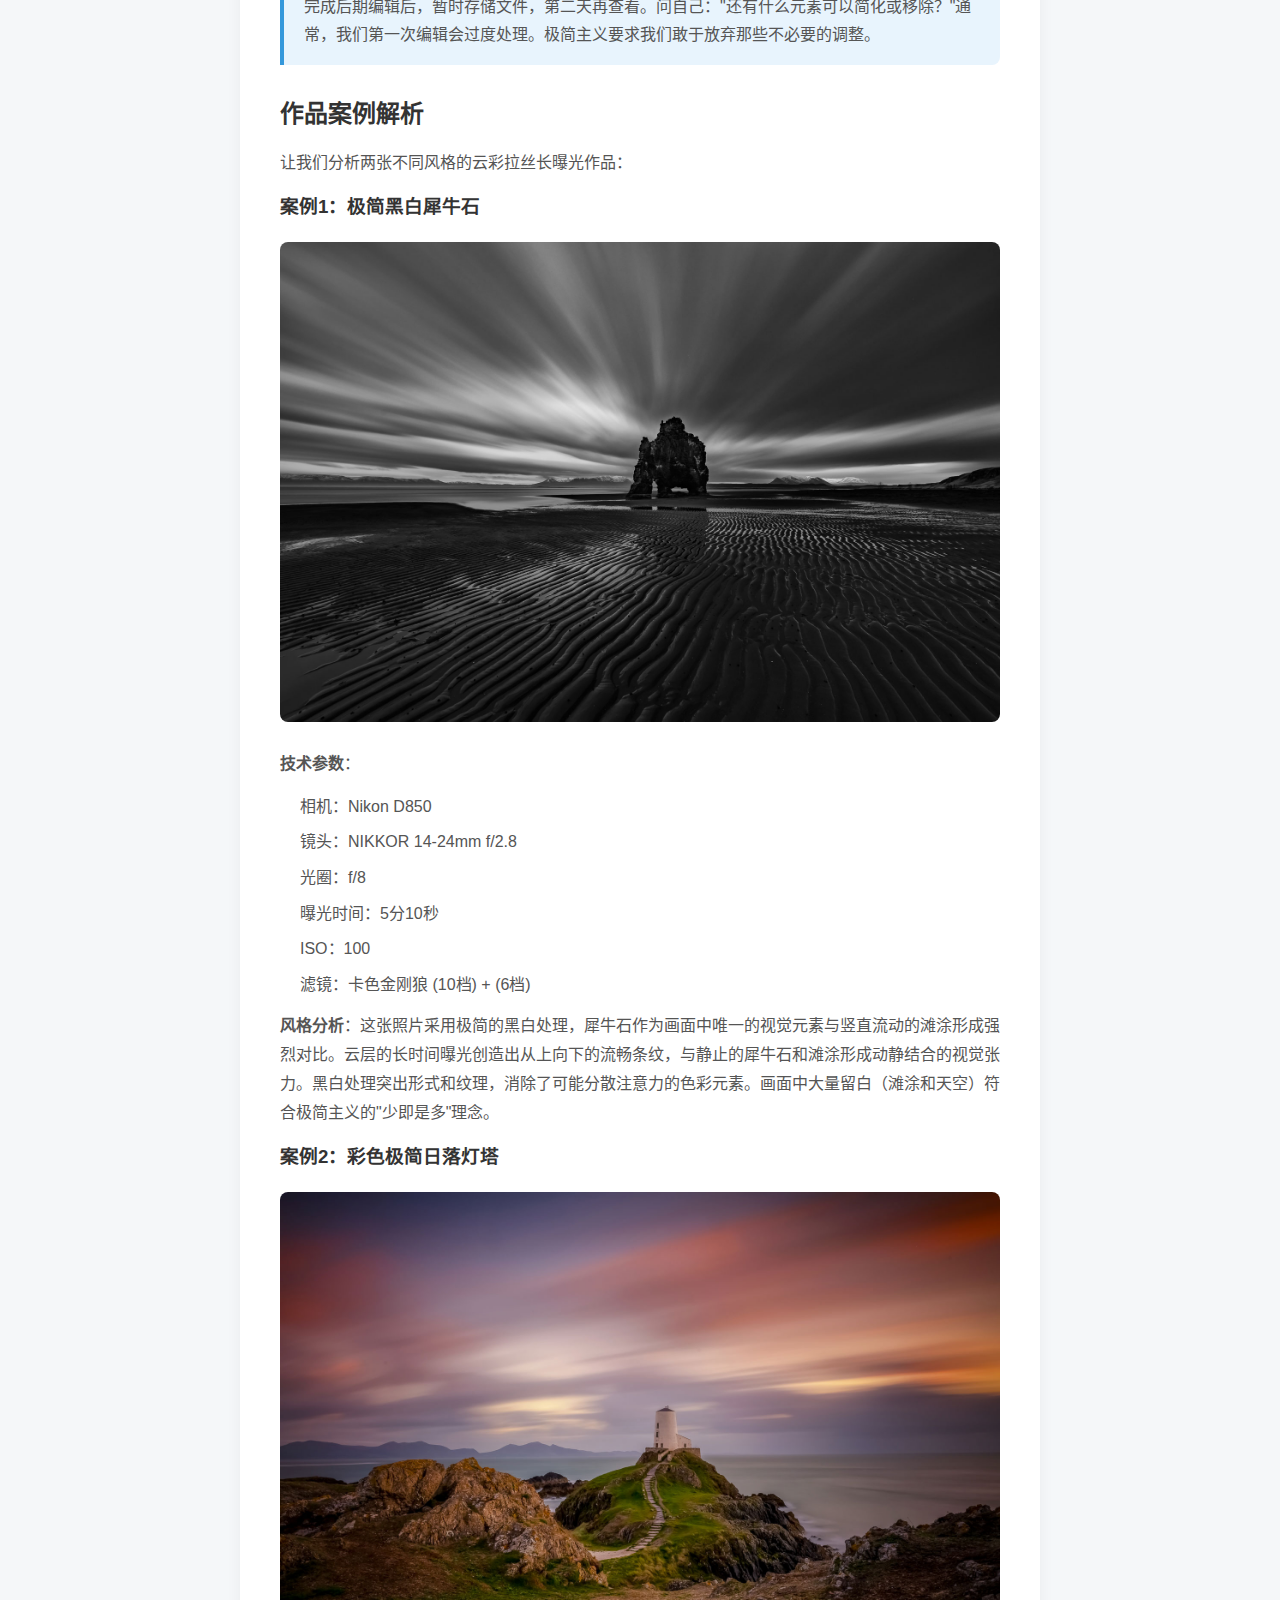
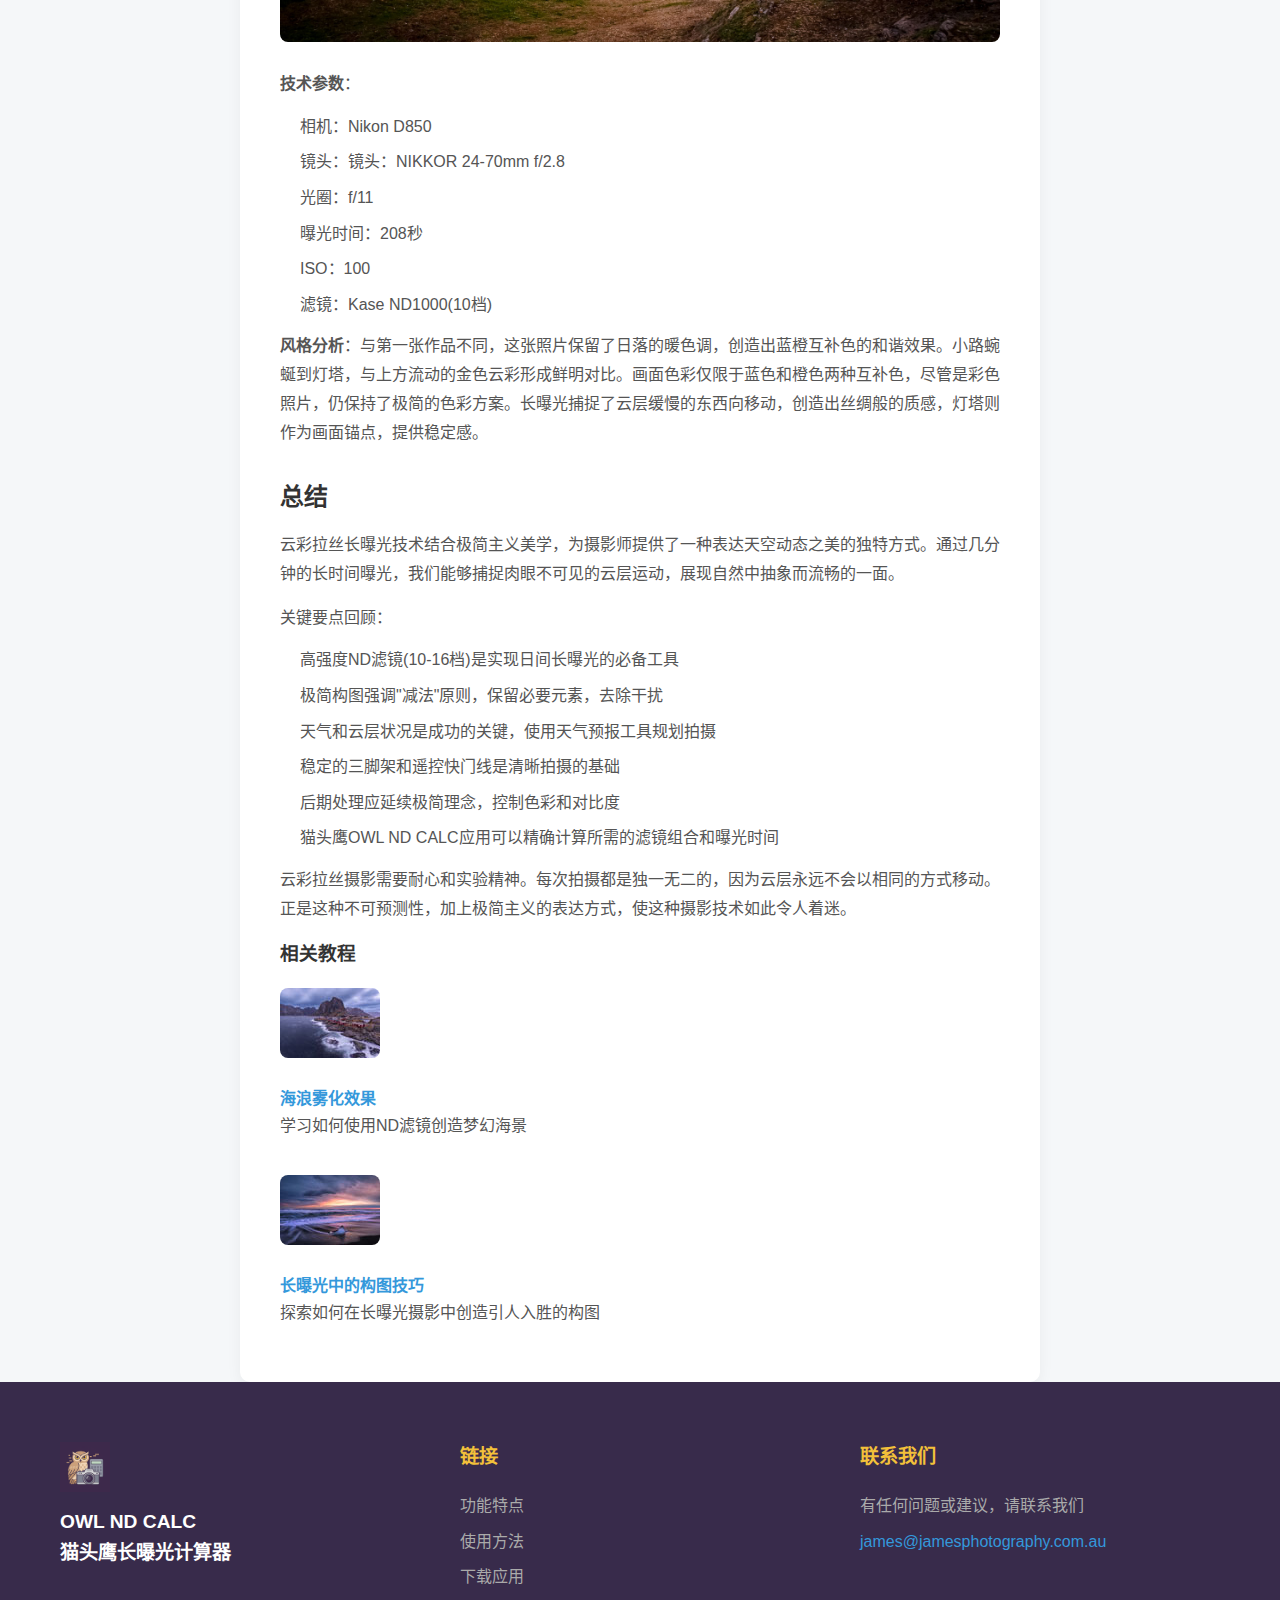
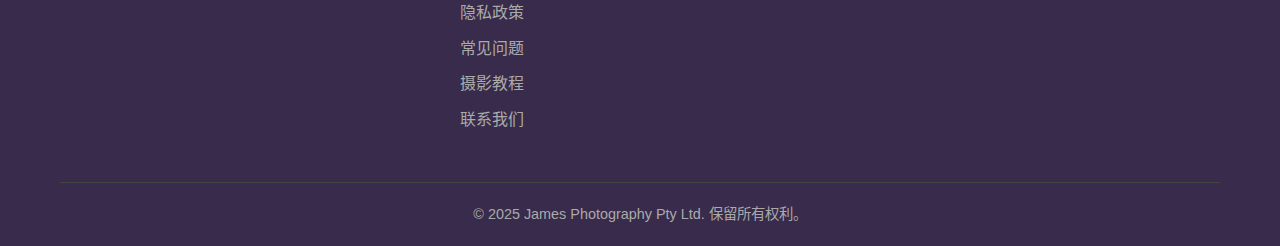
<file: docs/tutorial-cloud-streaks.html>
<!DOCTYPE html>
<html lang="zh-CN">
<head>
    <meta charset="UTF-8">
    <meta name="viewport" content="width=device-width, initial-scale=1.0">
    <title>极简云彩拉丝效果：15分钟长曝光技法 - OWL ND CALC</title>
    <link rel="stylesheet" href="css/style.css">
    <link rel="stylesheet" href="https://cdnjs.cloudflare.com/ajax/libs/font-awesome/6.0.0/css/all.min.css">
    <link rel="apple-touch-icon" sizes="180x180" href="images/favicon/apple-touch-icon.png">
    <link rel="icon" type="image/png" sizes="32x32" href="images/favicon/favicon-32x32.png">
    <link rel="icon" type="image/png" sizes="16x16" href="images/favicon/favicon-16x16.png">
    <link rel="manifest" href="images/favicon/site.webmanifest">
    <meta name="description" content="学习如何使用ND滤镜和15分钟长曝光创造云彩拉丝效果，打造极简主义风格的天空摄影作品。本教程涵盖器材选择、最佳拍摄时机、相机设置及后期处理技巧。">
    <script src="js/include.js"></script>
</head>
<body>
    <!-- 头部占位符 -->
    <div id="header-placeholder"></div>

    <section class="tutorial-section">
        <div class="container">
            <div class="tutorial-detail">
                <div class="tutorial-header">
                    <h1>极简云彩拉丝效果：15分钟长曝光技法</h1>
                    <div class="tutorial-detail-meta">
                        <span><i class="far fa-calendar"></i> 2025-03-18</span>
                        <span><i class="far fa-clock"></i> 14分钟阅读</span>
                        <span><i class="far fa-user"></i> 作者：詹姆斯于震</span>
                    </div>
                </div>
                
                <div class="tutorial-detail-image">
                    <img src="images/tutorials/cloudstreak-detail.jpg" alt="极简风格的云彩拉丝长曝光效果">
                </div>
                
                <div class="tutorial-detail-content">
                    <div class="toc">
                        <h3>目录</h3>
                        <ul>
                            <li><a href="#intro">引言：云彩拉丝与极简主义</a></li>
                            <li><a href="#equipment">所需器材</a></li>
                            <li><a href="#planning">拍摄计划与最佳时机</a></li>
                            <li><a href="#settings">相机设置与参数</a></li>
                            <li><a href="#composition">极简构图原则</a></li>
                            <li><a href="#technique">实战拍摄步骤</a></li>
                            <li><a href="#postprocess">极简风格后期处理</a></li>
                            <li><a href="#examples">作品案例解析</a></li>
                            <li><a href="#conclusion">总结</a></li>
                        </ul>
                    </div>
                    
                    <h2 id="intro">引言：云彩拉丝与极简主义</h2>
                    <p>在摄影艺术领域，极简主义强调减法美学——去除多余元素，只保留最本质的视觉语言。而云彩拉丝技术通过长时间曝光，将动态的云层转化为流畅的线条，完美契合了极简主义对简洁、抽象和纯粹的追求。</p>
                    <p>15分钟的长曝光时间能够捕捉云彩的显著运动，创造出丝绸般流动的效果，同时保留静态元素（如建筑物、山脉或海洋）的清晰细节。这种动静结合的视觉表达，加上极简的构图和后期处理，能够创造出具有强烈情绪感染力的艺术作品。</p>
                    
                    <h2 id="equipment">所需器材</h2>
                    <p>要实现15分钟的云彩拉丝效果，你需要以下核心设备：</p>
                    <ul>
                        <li><strong>相机</strong>：支持B门(Bulb) T门（Time）模式的相机，最好是全画幅相机以获得更好的动态范围</li>
                        <li><strong>三脚架</strong>：极为稳定的三脚架是必不可少的，建议选择碳纤维材质以减少风的影响</li>
                        <li><strong>超强ND滤镜</strong>：10档(ND1000)至16档(ND64000)的中性密度滤镜，以实现日间长曝光</li>
                        <li><strong>快门线或遥控器</strong>：带有定时器功能的快门线，能够设置超过30秒的曝光</li>
                        <li><strong>电池备份</strong>：长时间曝光会大量消耗电池，备用电池是必要的</li>
                        <li><strong>各种镜头</strong>：广角镜头(16-35mm)适合大范围天空；长焦镜头(70-200mm)则适合压缩远处景物</li>
                    </ul>
                    
                    <div class="tip-box">
                        <h4>极简主义设备选择</h4>
                        <p>虽然设备清单看似庞大，但极简主义摄影的本质是"减法"。带上必要的器材，尽量减轻负担，让创作过程本身也秉持极简理念。一个变焦镜头通常比多个定焦镜头更符合极简思路。</p>
                    </div>
                    
                    <h2 id="planning">拍摄计划与最佳时机</h2>
                    <h3>天气条件</h3>
                    <p>云彩拉丝效果高度依赖于合适的天气条件：</p>
                    <ul>
                        <li><strong>适中的云量</strong>：30-70%的云层覆盖通常最为理想，能够在画面中创造出足够的动态元素</li>
                        <li><strong>中速移动的云</strong>：太快或太慢的云层移动都不利于拉丝效果的展现</li>
                        <li><strong>层积云或高积云</strong>：这些类型的云形态更容易形成流畅的拉丝效果</li>
                        <li><strong>风速因素</strong>：地面风速15-25公里/小时通常意味着云层有适当的移动速度</li>
                    </ul>
                    
                    <h3>最佳拍摄时间</h3>
                    <p>虽然云彩拉丝可以全天拍摄，但以下时段最为理想：</p>
                    <ul>
                        <li><strong>日出前30分钟至日出后30分钟</strong>：朝霞为云层增添绚丽色彩</li>
                        <li><strong>日落前30分钟至日落后30分钟</strong>：晚霞同样提供丰富的色彩</li>
                        <li><strong>午后2-4点</strong>：如果追求极简黑白风格，强烈的日间光线可以提供高对比度</li>
                        <li><strong>月光夜晚</strong>：满月附近的夜晚拍摄月光照射下的云彩，可创造出梦幻效果（需调整ISO，减少滤镜强度）</li>
                    </ul>
                    
                    <h3>地点选择</h3>
                    <p>极简云彩拉丝摄影的理想场景：</p>
                    <ul>
                        <li><strong>开阔视野</strong>：能够看到大片天空的地点</li>
                        <li><strong>简洁前景</strong>：孤立的建筑、灯塔、树木或山脉</li>
                        <li><strong>反射面</strong>：平静的湖泊或海面能增添画面层次</li>
                        <li><strong>避免杂乱</strong>：选择干净、简约的场景，符合极简美学</li>
                    </ul>
                    
                    <div class="tip-box">
                        <h4>天气预测工具</h4>
                        <p>使用专业的云层预测工具如Windy、SkyCandy可以帮助规划拍摄。这些应用提供云层移动速度和方向的精确预报，是规划云彩拉丝摄影的绝佳助手。</p>
                    </div>
                    
                    <h2 id="settings">相机设置与参数</h2>
                    <p>成功捕捉云彩拉丝效果需要以下相机设置：</p>
                    
                    <table class="settings-table">
                        <tr>
                            <th>参数</th>
                            <th>推荐设置</th>
                            <th>说明</th>
                        </tr>
                        <tr>
                            <td>拍摄模式</td>
                            <td>T门(Time)</td>
                            <td>允许超过30秒的长时间曝光，15分钟的曝光需要此模式</td>
                        </tr>
                        <tr>
                            <td>光圈</td>
                            <td>f/8 - f/11</td>
                            <td>提供最佳锐度和足够的景深，同时减少光线摄入</td>
                        </tr>
                        <tr>
                            <td>ISO</td>
                            <td>100（或最低原生ISO）</td>
                            <td>降低噪点，尤其重要因为长曝光本身会增加噪点</td>
                        </tr>
                        <tr>
                            <td>白平衡</td>
                            <td>日光或阴天</td>
                            <td>保持自然色彩；如想要冷色调效果，可使用阴天白平衡</td>
                        </tr>
                        <tr>
                            <td>曝光时间</td>
                            <td>15分钟</td>
                            <td>需使用快门线定时器或遥控器设置</td>
                        </tr>
                        <tr>
                            <td>长曝光降噪</td>
                            <td>开启</td>
                            <td>虽会延长处理时间，但对减少长曝光产生的噪点至关重要</td>
                        </tr>
                        <tr>
                            <td>图像格式</td>
                            <td>RAW</td>
                            <td>必须使用RAW以保留足够的编辑空间，尤其是突出云层细节</td>
                        </tr>
                    </table>
                    
                    <p>使用OWL ND CALC应用的詹姆斯高级计算模式轻松实现15分钟云彩拉丝效果：</p>
                    <ol>
                        <li>确定您的目标曝光时间（15分钟云彩拉丝效果）</li>
                        <li>在应用中输入当前光线条件下的基础参数（如光圈、ISO）</li>
                        <li>选择"目标曝光时间"模式并输入15分钟</li>
                        <li>应用会智能分析并推荐最佳滤镜组合（例如"使用ND1000+ND64组合"或"单独使用ND32000"）</li>
                        <li>应用还会提供备选方案，如调整光圈值以达到相同效果（例如"使用ND1000并将光圈调整为f/16"）</li>
                    </ol>
                    
                    <div class="tip-box">
                        <h4>詹姆斯计算器优势</h4>
                        <p>与普通计算器不同，詹姆斯模式从您想要的效果出发，直接告诉您需要什么滤镜组合，无需反复试验不同参数。这在云彩拉丝这类需要精确长曝光时间的摄影中特别有价值，节省您宝贵的拍摄时间。</p>
                    </div>
                    
                    <h2 id="composition">极简构图原则</h2>
                    <p>极简云彩拉丝摄影的构图要遵循"少即是多"的理念：</p>
                    
                    <h3>负空间的运用</h3>
                    <p>负空间（空白区域）在极简摄影中扮演着至关重要的角色：</p>
                    <ul>
                        <li>让云彩的线条成为主角，周围留有足够的"呼吸空间"</li>
                        <li>避免画面过度拥挤，保持80/20法则（80%简洁背景，20%主体）</li>
                        <li>利用大片天空作为视觉重点，而非传统的地面元素</li>
                    </ul>
                    
                    <h3>简化的前景和主体</h3>
                    <p>极简云彩摄影中的地面元素选择：</p>
                    <ul>
                        <li>选择形状简单、轮廓鲜明的单一主体</li>
                        <li>岸边的灯塔、孤立的树木、简洁的建筑轮廓都是理想选择</li>
                        <li>避免复杂的前景，如树丛、城市天际线或杂乱的风景</li>
                    </ul>
                    
                    <h3>色彩最小化</h3>
                    <p>控制画面中的色彩元素：</p>
                    <ul>
                        <li>考虑单色摄影，黑白处理可以最大程度突出云彩的形态和线条</li>
                        <li>如保留彩色，则限制色彩范围在2-3种主色调内</li>
                        <li>蓝色和橙色（日出/日落）的互补色彩效果极佳</li>
                    </ul>
                    
                    <div class="tip-box">
                        <h4>极简构图练习</h4>
                        <p>拍摄前，尝试这个练习：用手机相机查看场景，但不急于拍摄。问自己："我能从这个场景中删除什么元素，而不损失其核心信息？"这种"减法思维"是极简摄影的精髓。</p>
                    </div>
                    
                    <h2 id="technique">实战拍摄步骤</h2>
                    <ol>
                        <li><strong>前期准备</strong>：
                            <ul>
                                <li>确保三脚架完全稳定，如有可能，悬挂重物于中央柱增加稳定性</li>
                                <li>关闭镜头和相机的防抖功能，在长曝光中可能造成模糊</li>
                                <li>检查电池电量，15分钟曝光会消耗大量电力</li>
                            </ul>
                        </li>
                        <li><strong>构图与对焦</strong>：
                            <ul>
                                <li>在不安装ND滤镜的情况下完成构图</li>
                                <li>使用实时取景放大对焦于前景主体</li>
                                <li>完成对焦后切换到手动对焦模式锁定</li>
                            </ul>
                        </li>
                        <li><strong>测试照片</strong>：
                            <ul>
                                <li>拍摄一张测试照片确认构图和曝光准确</li>
                                <li>检查直方图确保高光未过曝，暗部未欠曝</li>
                            </ul>
                        </li>
                        <li><strong>安装ND滤镜</strong>：
                            <ul>
                                <li>小心安装滤镜，避免改变对焦或相机位置</li>
                                <li>检查滤镜是否完全覆盖镜头，无暗角现象</li>
                                <li>圆磁吸滤镜比插入式方片要更适合超长时间曝光，不会漏光</li>
                            </ul>
                        </li>
                        <li><strong>设置曝光时间</strong>：
                            <ul>
                                <li>使用快门线或遥控器设置15分钟曝光时间</li>
                                <li>确认B门模式已激活</li>
                            </ul>
                        </li>
                        <li><strong>开始曝光</strong>：
                            <ul>
                                <li>锁定快门开始曝光</li>
                                <li>避免触碰相机或三脚架</li>
                                <li>观察云层移动，预估最终效果</li>
                            </ul>
                        </li>
                        <li><strong>等待并监控</strong>：
                            <ul>
                                <li>15分钟等待期间，持续监控场景变化</li>
                                <li>注意突发状况，如云层突然消散或更多云层进入</li>
                            </ul>
                        </li>
                        <li><strong>降噪过程</strong>：
                            <ul>
                                <li>曝光结束后，如启用长曝光降噪，相机将花费额外时间处理图像</li>
                                <li>此过程可能需要额外15分钟，耐心等待</li>
                            </ul>
                        </li>
                    </ol>
                    
                    <h2 id="postprocess">极简风格后期处理</h2>
                    <p>极简云彩拉丝照片的后期处理应该遵循"减法"原则，注重突出云彩的线条和形态：</p>
                    
                    <h3>基础调整</h3>
                    <ul>
                        <li><strong>精确曝光调整</strong>：确保云彩细节清晰可见，同时保留足够的暗部细节</li>
                        <li><strong>对比度增强</strong>：适当提高对比度以增强云彩条纹的视觉冲击力</li>
                        <li><strong>降噪处理</strong>：细致降噪，特别关注暗部区域</li>
                        <li><strong>镜头校正</strong>：移除畸变和暗角，除非这些效果是设计的一部分</li>
                    </ul>
                    
                    <h3>色彩处理</h3>
                    <ul>
                        <li><strong>黑白转换</strong>：考虑黑白处理以强调形式和线条</li>
                        <li><strong>如保留彩色</strong>：
                            <ul>
                                <li>降低饱和度，创造淡雅效果</li>
                                <li>使用HSL面板精确控制各色相的饱和度和亮度</li>
                                <li>考虑拆分色调，为高光和阴影赋予互补色</li>
                            </ul>
                        </li>
                    </ul>
                    
                    <h3>局部调整</h3>
                    <ul>
                        <li><strong>渐变滤镜</strong>：使用渐变滤镜分别调整天空和地面</li>
                        <li><strong>局部对比度</strong>：在云层区域适当增加局部对比度，强调纹理</li>
                        <li><strong>锐化</strong>：选择性锐化静态元素，避免过度锐化云彩</li>
                    </ul>
                    
                    <h3>最终润色</h3>
                    <ul>
                        <li><strong>裁剪</strong>：重新考虑构图，移除不必要的元素</li>
                        <li><strong>克隆和修复</strong>：移除可能分散注意力的小瑕疵或传感器尘点</li>
                        <li><strong>轻微晕影</strong>：考虑添加微妙的晕影引导视线</li>
                    </ul>
                    
                    <div class="tip-box">
                        <h4>极简后期处理原则</h4>
                        <p>完成后期编辑后，暂时存储文件，第二天再查看。问自己："还有什么元素可以简化或移除？"通常，我们第一次编辑会过度处理。极简主义要求我们敢于放弃那些不必要的调整。</p>
                    </div>
                    
                    <h2 id="examples">作品案例解析</h2>
                    <p>让我们分析两张不同风格的云彩拉丝长曝光作品：</p>
                    
                    <h3>案例1：极简黑白犀牛石</h3>
                    <img src="images/tutorials/cloudstreak-example1.jpg" alt="黑白极简风格的云彩拉丝与灯塔">
                    <p><strong>技术参数</strong>：</p>
                    <ul>
                        <li>相机：Nikon D850</li>
                        <li>镜头：NIKKOR 14-24mm f/2.8</li>
                        <li>光圈：f/8</li>
                        <li>曝光时间：5分10秒</li>
                        <li>ISO：100</li>
                        <li>滤镜：卡色金刚狼 (10档) + (6档)</li>
                    </ul>
                    <p><strong>风格分析</strong>：这张照片采用极简的黑白处理，犀牛石作为画面中唯一的视觉元素与竖直流动的滩涂形成强烈对比。云层的长时间曝光创造出从上向下的流畅条纹，与静止的犀牛石和滩涂形成动静结合的视觉张力。黑白处理突出形式和纹理，消除了可能分散注意力的色彩元素。画面中大量留白（滩涂和天空）符合极简主义的"少即是多"理念。</p>
                    
                    <h3>案例2：彩色极简日落灯塔</h3>
                    <img src="images/tutorials/cloudstreak-example2.jpg" alt="彩色极简风格的云彩拉丝与山脉">
                    <p><strong>技术参数</strong>：</p>
                    <ul>
                        <li>相机：Nikon D850</li>
                        <li>镜头：镜头：NIKKOR 24-70mm f/2.8</li>
                        <li>光圈：f/11</li>
                        <li>曝光时间：208秒</li>
                        <li>ISO：100</li>
                        <li>滤镜：Kase ND1000(10档)</li>
                    </ul>
                    <p><strong>风格分析</strong>：与第一张作品不同，这张照片保留了日落的暖色调，创造出蓝橙互补色的和谐效果。小路蜿蜒到灯塔，与上方流动的金色云彩形成鲜明对比。画面色彩仅限于蓝色和橙色两种互补色，尽管是彩色照片，仍保持了极简的色彩方案。长曝光捕捉了云层缓慢的东西向移动，创造出丝绸般的质感，灯塔则作为画面锚点，提供稳定感。</p>
                    
                    <h2 id="conclusion">总结</h2>
                    <p>云彩拉丝长曝光技术结合极简主义美学，为摄影师提供了一种表达天空动态之美的独特方式。通过几分钟的长时间曝光，我们能够捕捉肉眼不可见的云层运动，展现自然中抽象而流畅的一面。</p>
                    <p>关键要点回顾：</p>
                    <ul>
                        <li>高强度ND滤镜(10-16档)是实现日间长曝光的必备工具</li>
                        <li>极简构图强调"减法"原则，保留必要元素，去除干扰</li>
                        <li>天气和云层状况是成功的关键，使用天气预报工具规划拍摄</li>
                        <li>稳定的三脚架和遥控快门线是清晰拍摄的基础</li>
                        <li>后期处理应延续极简理念，控制色彩和对比度</li>
                        <li>猫头鹰OWL ND CALC应用可以精确计算所需的滤镜组合和曝光时间</li>
                    </ul>
                    <p>云彩拉丝摄影需要耐心和实验精神。每次拍摄都是独一无二的，因为云层永远不会以相同的方式移动。正是这种不可预测性，加上极简主义的表达方式，使这种摄影技术如此令人着迷。</p>
                    
                    <div class="related-tutorials">
                        <h3>相关教程</h3>
                        <div class="related-grid">
                            <a href="tutorial-seascape.html" class="related-item">
                                <div class="related-image">
                                    <img src="images/tutorials/seascape-small.jpg" alt="海浪雾化效果：使用ND滤镜实现30秒长曝光">
                                </div>
                                <div class="related-info">
                                    <h4>海浪雾化效果</h4>
                                    <p>学习如何使用ND滤镜创造梦幻海景</p>
                                </div>
                            </a>
                            <a href="tutorial-composition.html" class="related-item">
                                <div class="related-image">
                                    <img src="images/tutorials/composition-small.jpg" alt="长曝光中的构图技巧">
                                </div>
                                <div class="related-info">
                                    <h4>长曝光中的构图技巧</h4>
                                    <p>探索如何在长曝光摄影中创造引人入胜的构图</p>
                                </div>
                            </a>
                        </div>
                    </div>
                </div>
            </div>
        </div>
    </section>

    <!-- 底部占位符 -->
    <div id="footer-placeholder"></div>

    <script>
        document.addEventListener('DOMContentLoaded', function() {
            // 平滑滚动到锚点
            document.querySelectorAll('a[href^="#"]').forEach(anchor => {
                anchor.addEventListener('click', function (e) {
                    e.preventDefault();
                    
                    const target = document.querySelector(this.getAttribute('href'));
                    if (target) {
                        window.scrollTo({
                            top: target.offsetTop - 100,
                            behavior: 'smooth'
                        });
                    }
                });
            });
        });
    </script>
</body>
</html>
</file>
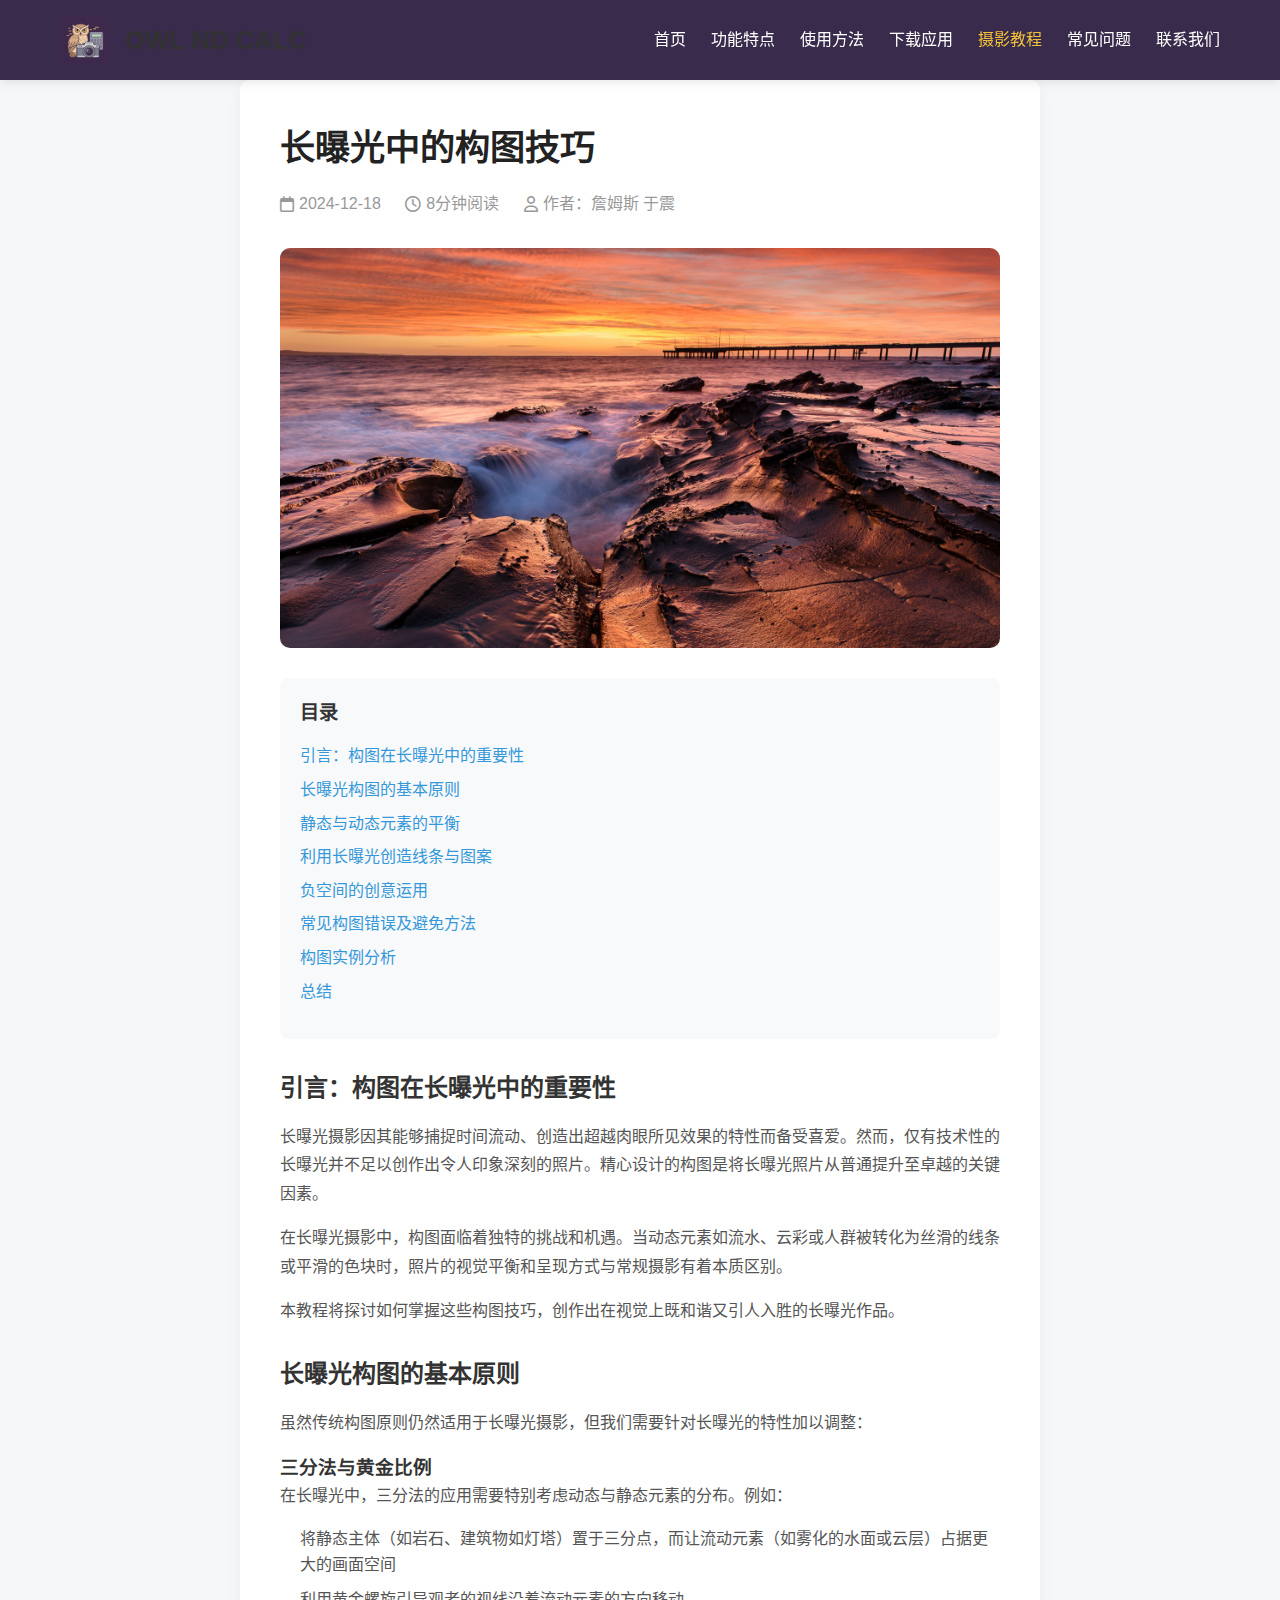
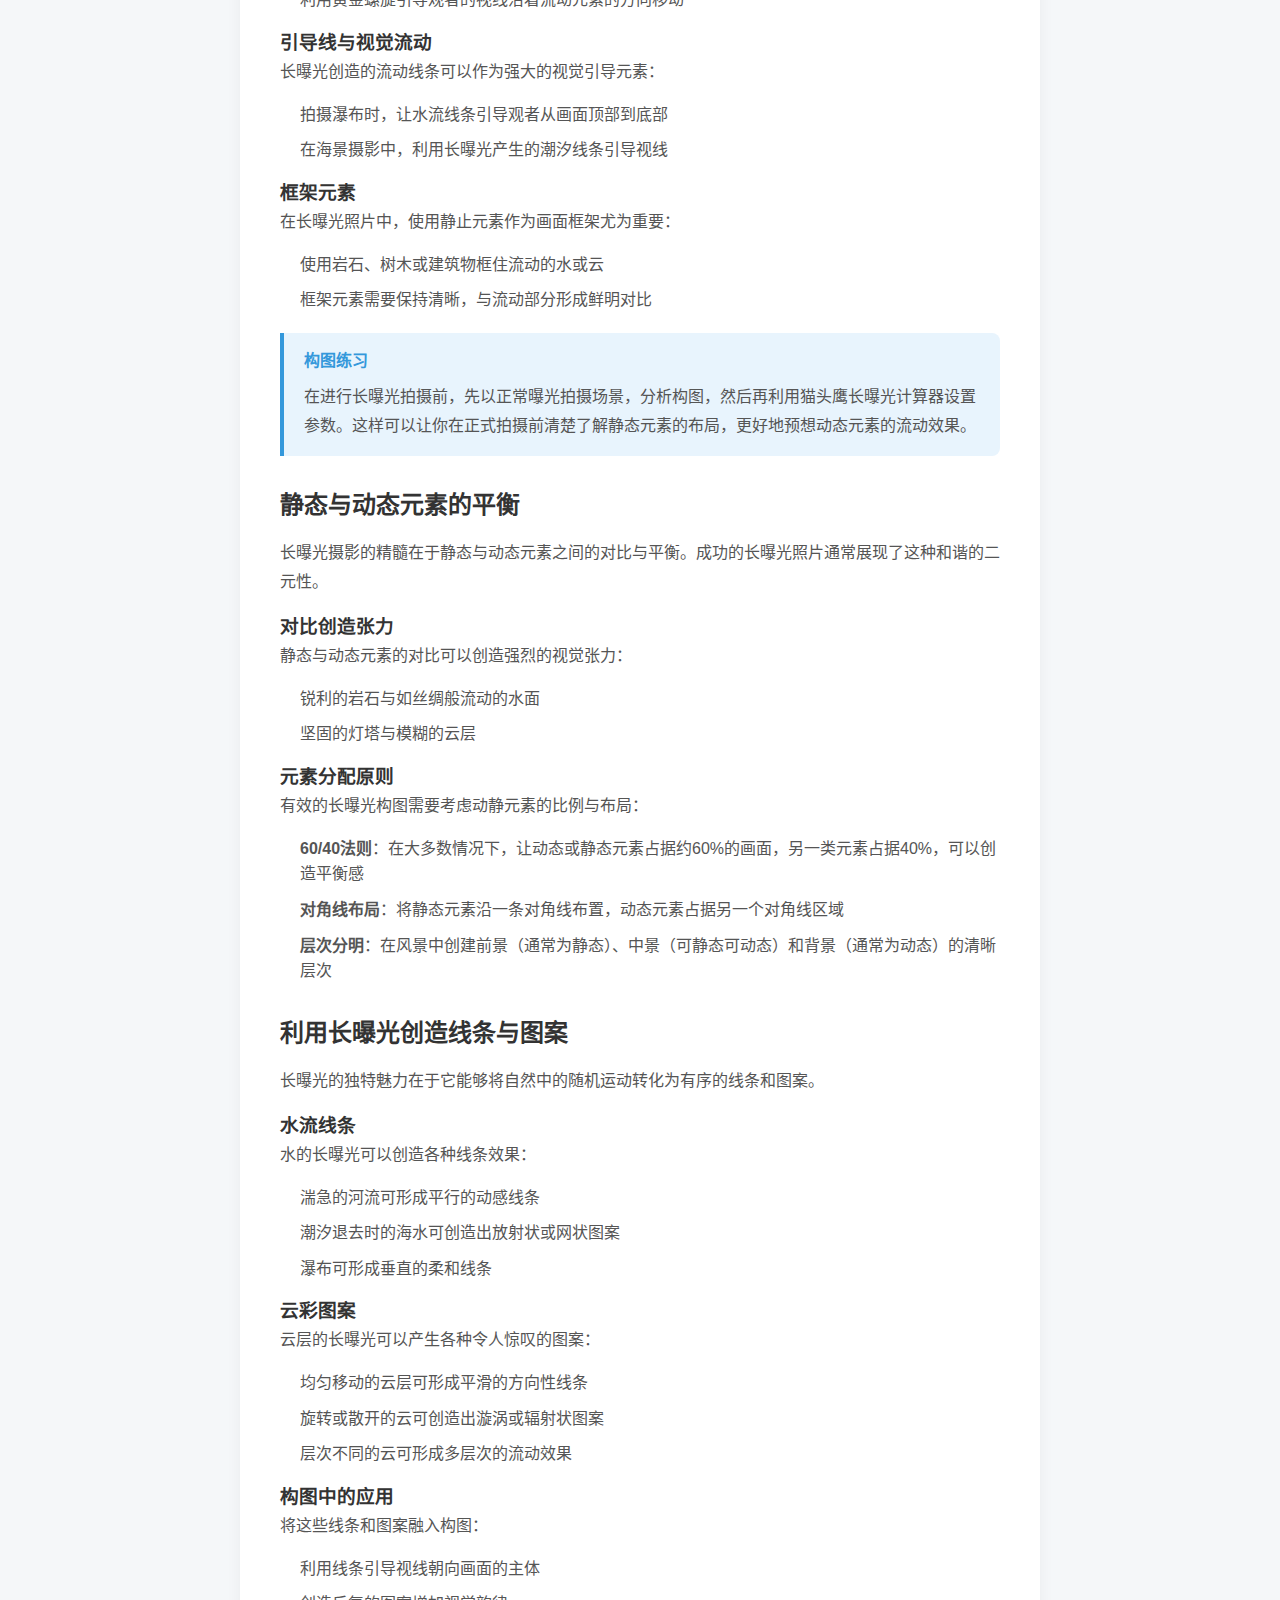
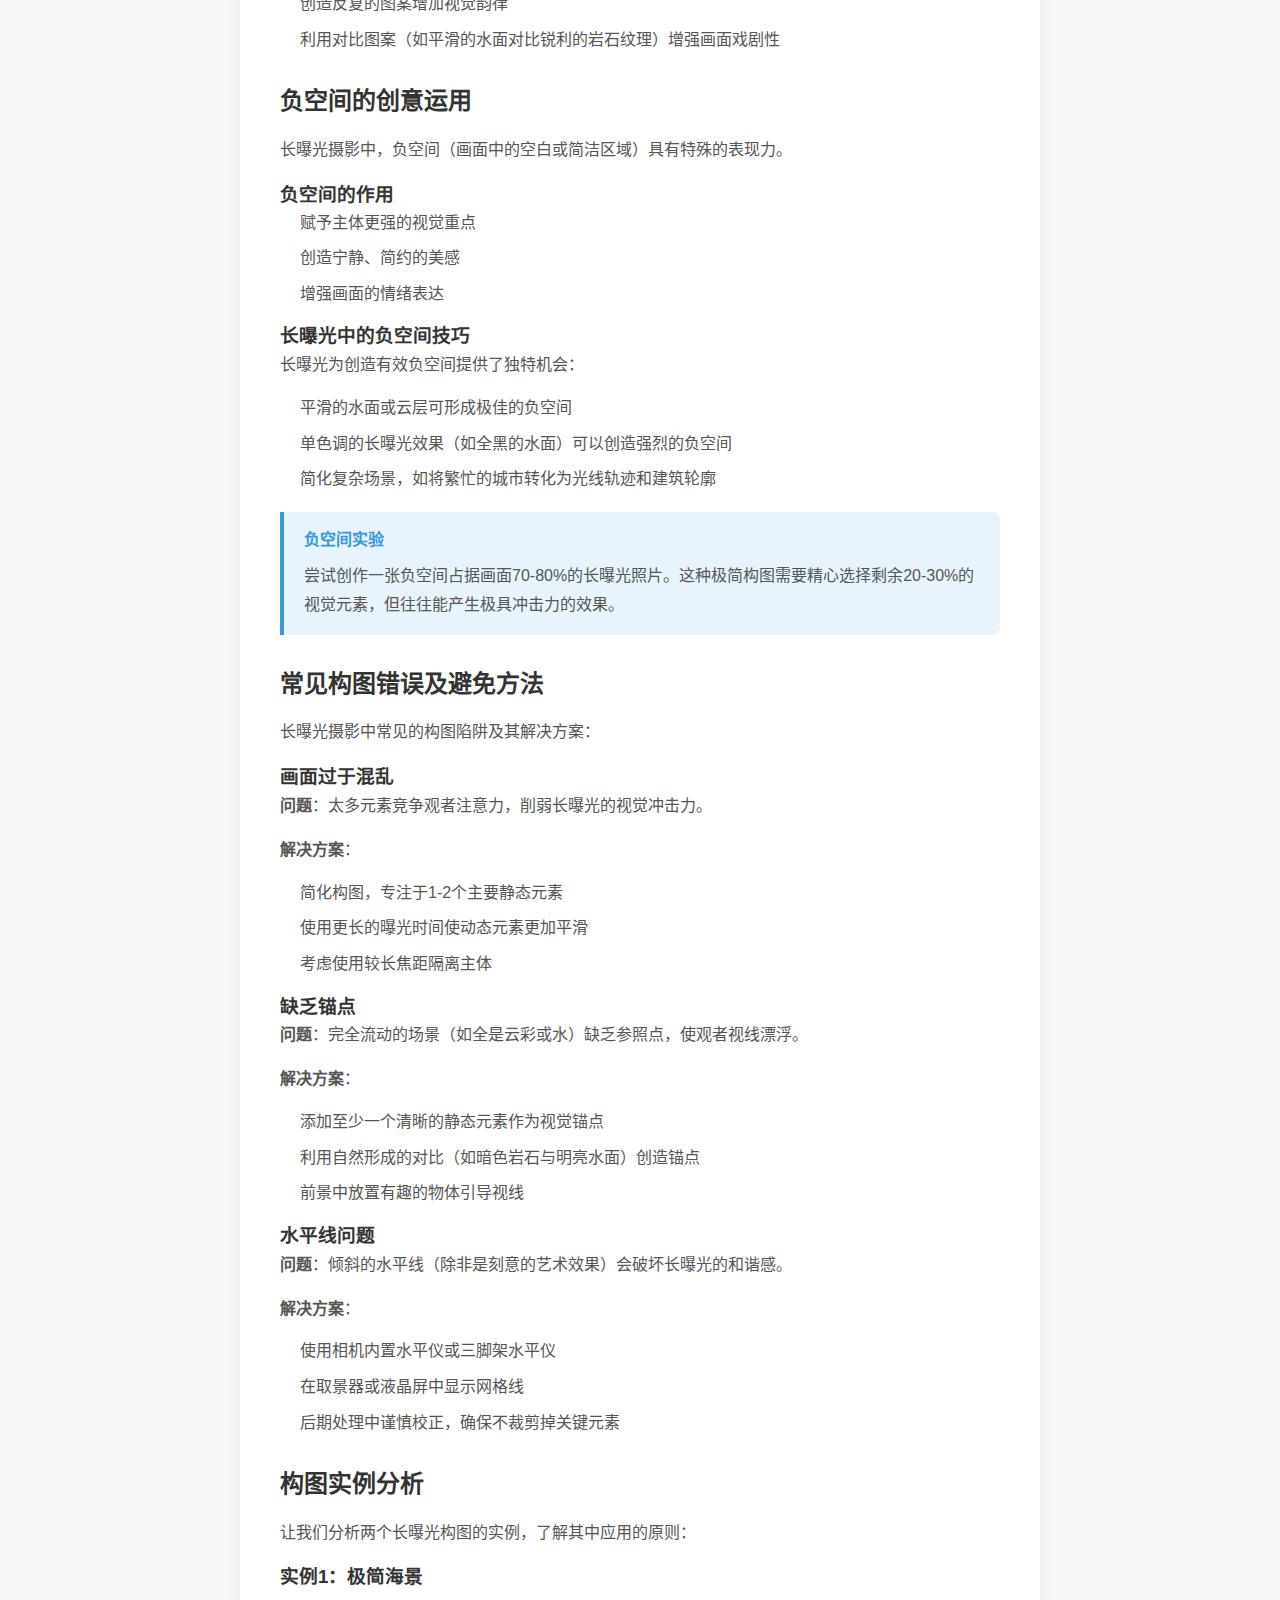
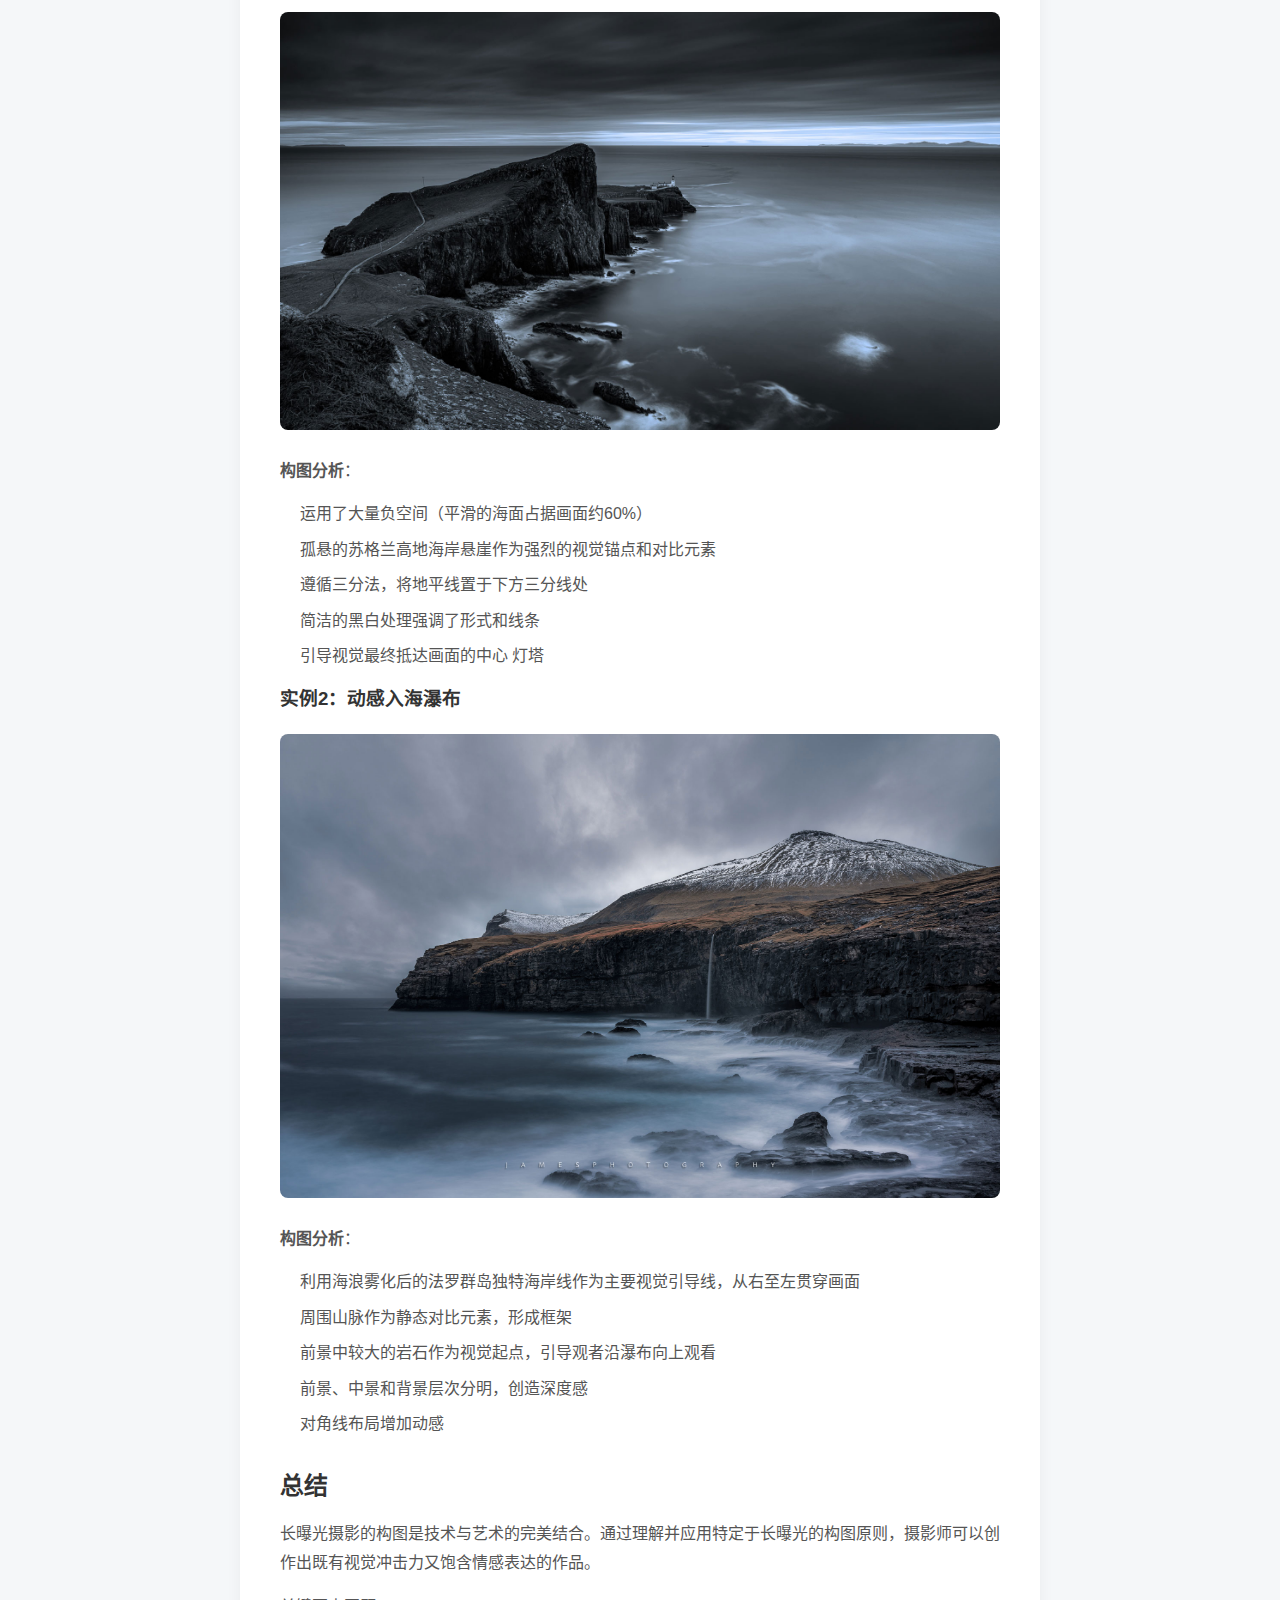
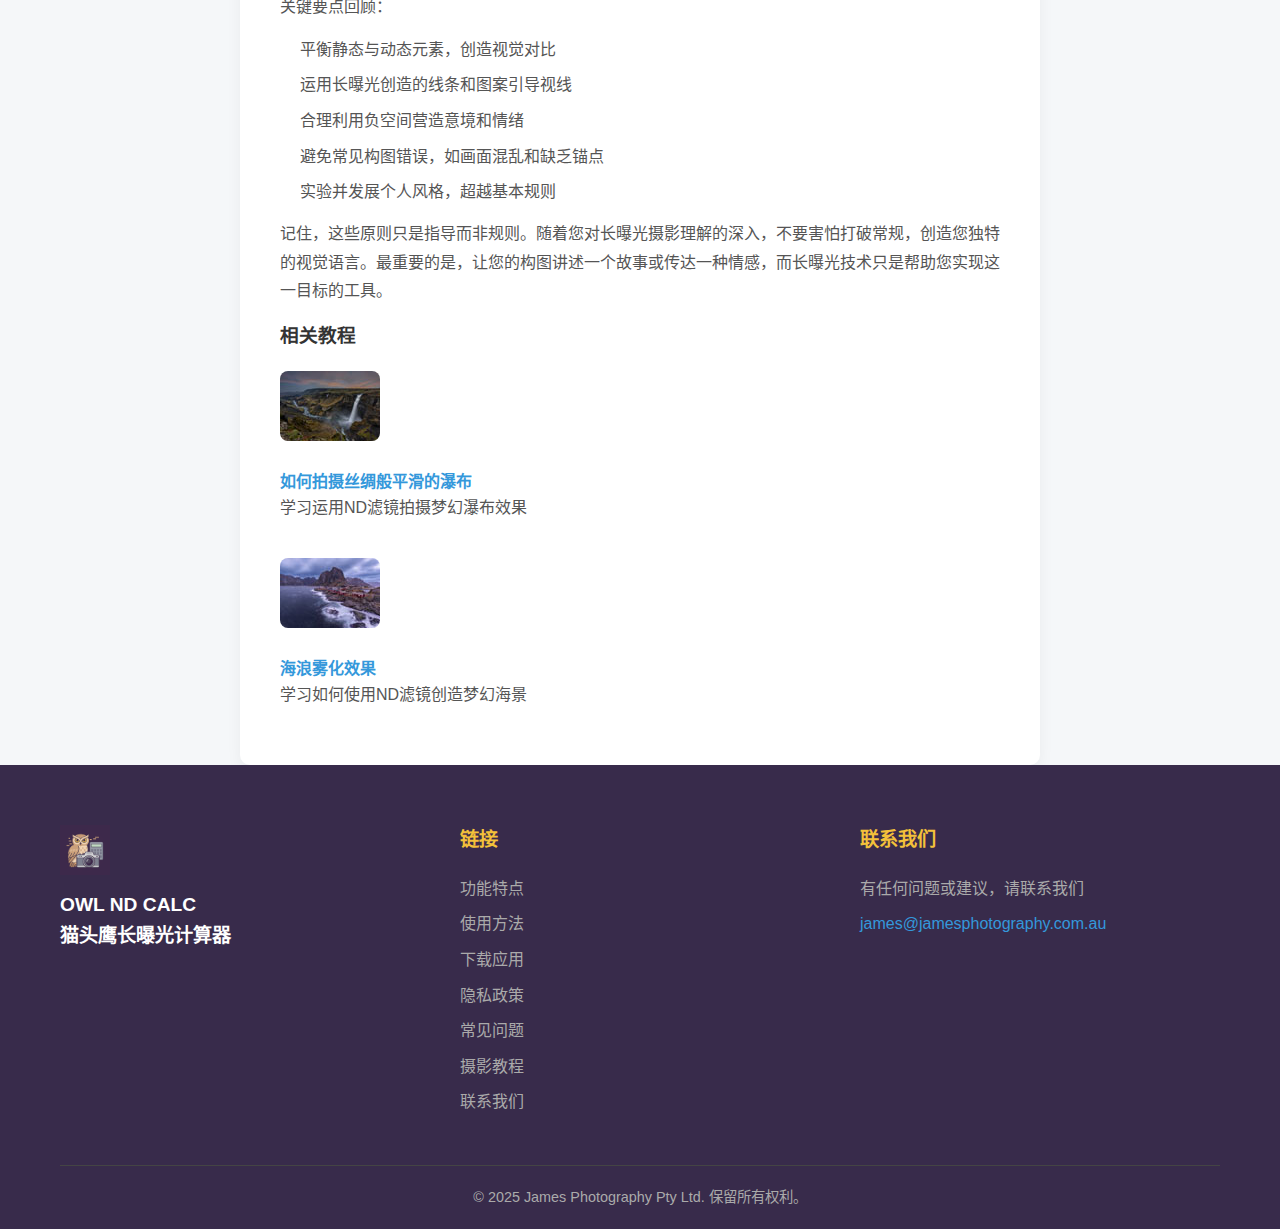
<file: docs/tutorial-composition.html>
<!DOCTYPE html>
<html lang="zh-CN">
<head>
    <meta charset="UTF-8">
    <meta name="viewport" content="width=device-width, initial-scale=1.0">
    <title>长曝光中的构图技巧 - OWL ND CALC</title>
    <link rel="stylesheet" href="css/style.css">
    <link rel="stylesheet" href="https://cdnjs.cloudflare.com/ajax/libs/font-awesome/6.0.0/css/all.min.css">
    <link rel="apple-touch-icon" sizes="180x180" href="images/favicon/apple-touch-icon.png">
    <link rel="icon" type="image/png" sizes="32x32" href="images/favicon/favicon-32x32.png">
    <link rel="icon" type="image/png" sizes="16x16" href="images/favicon/favicon-16x16.png">
    <link rel="manifest" href="images/favicon/site.webmanifest">
    <meta name="description" content="探索长曝光摄影中的构图原则和技巧，学习如何平衡静态和动态元素，创作出视觉冲击力强的长曝光照片。">
    <script src="js/include.js"></script>
</head>
<body>
    <!-- 头部占位符 -->
    <div id="header-placeholder"></div>

    <section class="tutorial-section">
        <div class="container">
            <div class="tutorial-detail">
                <div class="tutorial-header">
                    <h1>长曝光中的构图技巧</h1>
                    <div class="tutorial-detail-meta">
                        <span><i class="far fa-calendar"></i> 2024-12-18</span>
                        <span><i class="far fa-clock"></i> 8分钟阅读</span>
                        <span><i class="far fa-user"></i> 作者：詹姆斯 于震</span>
                    </div>
                </div>
                
                <div class="tutorial-detail-image">
                    <img src="images/tutorials/composition-detail.jpg" alt="长曝光摄影中的构图技巧">
                </div>
                
                <div class="tutorial-detail-content">
                    <div class="toc">
                        <h3>目录</h3>
                        <ul>
                            <li><a href="#intro">引言：构图在长曝光中的重要性</a></li>
                            <li><a href="#principles">长曝光构图的基本原则</a></li>
                            <li><a href="#static-dynamic">静态与动态元素的平衡</a></li>
                            <li><a href="#patterns">利用长曝光创造线条与图案</a></li>
                            <li><a href="#negative-space">负空间的创意运用</a></li>
                            <li><a href="#mistakes">常见构图错误及避免方法</a></li>
                            <li><a href="#examples">构图实例分析</a></li>
                            <li><a href="#conclusion">总结</a></li>
                        </ul>
                    </div>
                    
                    <h2 id="intro">引言：构图在长曝光中的重要性</h2>
                    <p>长曝光摄影因其能够捕捉时间流动、创造出超越肉眼所见效果的特性而备受喜爱。然而，仅有技术性的长曝光并不足以创作出令人印象深刻的照片。精心设计的构图是将长曝光照片从普通提升至卓越的关键因素。</p>
                    <p>在长曝光摄影中，构图面临着独特的挑战和机遇。当动态元素如流水、云彩或人群被转化为丝滑的线条或平滑的色块时，照片的视觉平衡和呈现方式与常规摄影有着本质区别。</p>
                    <p>本教程将探讨如何掌握这些构图技巧，创作出在视觉上既和谐又引人入胜的长曝光作品。</p>
                    
                    <h2 id="principles">长曝光构图的基本原则</h2>
                    <p>虽然传统构图原则仍然适用于长曝光摄影，但我们需要针对长曝光的特性加以调整：</p>
                    
                    <h3>三分法与黄金比例</h3>
                    <p>在长曝光中，三分法的应用需要特别考虑动态与静态元素的分布。例如：</p>
                    <ul>
                        <li>将静态主体（如岩石、建筑物如灯塔）置于三分点，而让流动元素（如雾化的水面或云层）占据更大的画面空间</li>
                        <li>利用黄金螺旋引导观者的视线沿着流动元素的方向移动</li>
                    </ul>
                    
                    <h3>引导线与视觉流动</h3>
                    <p>长曝光创造的流动线条可以作为强大的视觉引导元素：</p>
                    <ul>
                        <li>拍摄瀑布时，让水流线条引导观者从画面顶部到底部</li>
                        <li>在海景摄影中，利用长曝光产生的潮汐线条引导视线</li>
                    </ul>
                    
                    <h3>框架元素</h3>
                    <p>在长曝光照片中，使用静止元素作为画面框架尤为重要：</p>
                    <ul>
                        <li>使用岩石、树木或建筑物框住流动的水或云</li>
                        <li>框架元素需要保持清晰，与流动部分形成鲜明对比</li>
                    </ul>
                    
                    <div class="tip-box">
                        <h4>构图练习</h4>
                        <p>在进行长曝光拍摄前，先以正常曝光拍摄场景，分析构图，然后再利用猫头鹰长曝光计算器设置参数。这样可以让你在正式拍摄前清楚了解静态元素的布局，更好地预想动态元素的流动效果。</p>
                    </div>
                    
                    <h2 id="static-dynamic">静态与动态元素的平衡</h2>
                    <p>长曝光摄影的精髓在于静态与动态元素之间的对比与平衡。成功的长曝光照片通常展现了这种和谐的二元性。</p>
                    
                    <h3>对比创造张力</h3>
                    <p>静态与动态元素的对比可以创造强烈的视觉张力：</p>
                    <ul>
                        <li>锐利的岩石与如丝绸般流动的水面</li>
                        <li>坚固的灯塔与模糊的云层</li>
                    </ul>
                    
                    <h3>元素分配原则</h3>
                    <p>有效的长曝光构图需要考虑动静元素的比例与布局：</p>
                    <ul>
                        <li><strong>60/40法则</strong>：在大多数情况下，让动态或静态元素占据约60%的画面，另一类元素占据40%，可以创造平衡感</li>
                        <li><strong>对角线布局</strong>：将静态元素沿一条对角线布置，动态元素占据另一个对角线区域</li>
                        <li><strong>层次分明</strong>：在风景中创建前景（通常为静态）、中景（可静态可动态）和背景（通常为动态）的清晰层次</li>
                    </ul>
                    
                    <h2 id="patterns">利用长曝光创造线条与图案</h2>
                    <p>长曝光的独特魅力在于它能够将自然中的随机运动转化为有序的线条和图案。</p>
                    
                    <h3>水流线条</h3>
                    <p>水的长曝光可以创造各种线条效果：</p>
                    <ul>
                        <li>湍急的河流可形成平行的动感线条</li>
                        <li>潮汐退去时的海水可创造出放射状或网状图案</li>
                        <li>瀑布可形成垂直的柔和线条</li>
                    </ul>
                    
                    <h3>云彩图案</h3>
                    <p>云层的长曝光可以产生各种令人惊叹的图案：</p>
                    <ul>
                        <li>均匀移动的云层可形成平滑的方向性线条</li>
                        <li>旋转或散开的云可创造出漩涡或辐射状图案</li>
                        <li>层次不同的云可形成多层次的流动效果</li>
                    </ul>
                    
                    <h3>构图中的应用</h3>
                    <p>将这些线条和图案融入构图：</p>
                    <ul>
                        <li>利用线条引导视线朝向画面的主体</li>
                        <li>创造反复的图案增加视觉韵律</li>
                        <li>利用对比图案（如平滑的水面对比锐利的岩石纹理）增强画面戏剧性</li>
                    </ul>
                    
                    <h2 id="negative-space">负空间的创意运用</h2>
                    <p>长曝光摄影中，负空间（画面中的空白或简洁区域）具有特殊的表现力。</p>
                    
                    <h3>负空间的作用</h3>
                    <ul>
                        <li>赋予主体更强的视觉重点</li>
                        <li>创造宁静、简约的美感</li>
                        <li>增强画面的情绪表达</li>
                    </ul>
                    
                    <h3>长曝光中的负空间技巧</h3>
                    <p>长曝光为创造有效负空间提供了独特机会：</p>
                    <ul>
                        <li>平滑的水面或云层可形成极佳的负空间</li>
                        <li>单色调的长曝光效果（如全黑的水面）可以创造强烈的负空间</li>
                        <li>简化复杂场景，如将繁忙的城市转化为光线轨迹和建筑轮廓</li>
                    </ul>
                    
                    <div class="tip-box">
                        <h4>负空间实验</h4>
                        <p>尝试创作一张负空间占据画面70-80%的长曝光照片。这种极简构图需要精心选择剩余20-30%的视觉元素，但往往能产生极具冲击力的效果。</p>
                    </div>
                    
                    <h2 id="mistakes">常见构图错误及避免方法</h2>
                    <p>长曝光摄影中常见的构图陷阱及其解决方案：</p>
                    
                    <h3>画面过于混乱</h3>
                    <p><strong>问题</strong>：太多元素竞争观者注意力，削弱长曝光的视觉冲击力。</p>
                    <p><strong>解决方案</strong>：</p>
                    <ul>
                        <li>简化构图，专注于1-2个主要静态元素</li>
                        <li>使用更长的曝光时间使动态元素更加平滑</li>
                        <li>考虑使用较长焦距隔离主体</li>
                    </ul>
                    
                    <h3>缺乏锚点</h3>
                    <p><strong>问题</strong>：完全流动的场景（如全是云彩或水）缺乏参照点，使观者视线漂浮。</p>
                    <p><strong>解决方案</strong>：</p>
                    <ul>
                        <li>添加至少一个清晰的静态元素作为视觉锚点</li>
                        <li>利用自然形成的对比（如暗色岩石与明亮水面）创造锚点</li>
                        <li>前景中放置有趣的物体引导视线</li>
                    </ul>
                    
                    <h3>水平线问题</h3>
                    <p><strong>问题</strong>：倾斜的水平线（除非是刻意的艺术效果）会破坏长曝光的和谐感。</p>
                    <p><strong>解决方案</strong>：</p>
                    <ul>
                        <li>使用相机内置水平仪或三脚架水平仪</li>
                        <li>在取景器或液晶屏中显示网格线</li>
                        <li>后期处理中谨慎校正，确保不裁剪掉关键元素</li>
                    </ul>
                    
                    <h2 id="examples">构图实例分析</h2>
                    <p>让我们分析两个长曝光构图的实例，了解其中应用的原则：</p>
                    
                    <h3>实例1：极简海景</h3>
                    <img src="images/tutorials/composition-example1.jpg" alt="极简海景长曝光构图示例">
                    <p><strong>构图分析</strong>：</p>
                    <ul>
                        <li>运用了大量负空间（平滑的海面占据画面约60%）</li>
                        <li>孤悬的苏格兰高地海岸悬崖作为强烈的视觉锚点和对比元素</li>
                        <li>遵循三分法，将地平线置于下方三分线处</li>
                        <li>简洁的黑白处理强调了形式和线条</li>
                        <li>引导视觉最终抵达画面的中心 灯塔</li>
                    </ul>
                    
                    <h3>实例2：动感入海瀑布</h3>
                    <img src="images/tutorials/composition-example2.jpg" alt="瀑布长曝光构图示例">
                    <p><strong>构图分析</strong>：</p>
                    <ul>
                        <li>利用海浪雾化后的法罗群岛独特海岸线作为主要视觉引导线，从右至左贯穿画面</li>
                        <li>周围山脉作为静态对比元素，形成框架</li>
                        <li>前景中较大的岩石作为视觉起点，引导观者沿瀑布向上观看</li>
                        <li>前景、中景和背景层次分明，创造深度感</li>
                        <li>对角线布局增加动感</li>
                    </ul>
                    
                    <h2 id="conclusion">总结</h2>
                    <p>长曝光摄影的构图是技术与艺术的完美结合。通过理解并应用特定于长曝光的构图原则，摄影师可以创作出既有视觉冲击力又饱含情感表达的作品。</p>
                    <p>关键要点回顾：</p>
                    <ul>
                        <li>平衡静态与动态元素，创造视觉对比</li>
                        <li>运用长曝光创造的线条和图案引导视线</li>
                        <li>合理利用负空间营造意境和情绪</li>
                        <li>避免常见构图错误，如画面混乱和缺乏锚点</li>
                        <li>实验并发展个人风格，超越基本规则</li>
                    </ul>
                    <p>记住，这些原则只是指导而非规则。随着您对长曝光摄影理解的深入，不要害怕打破常规，创造您独特的视觉语言。最重要的是，让您的构图讲述一个故事或传达一种情感，而长曝光技术只是帮助您实现这一目标的工具。</p>
                    
                   
                    <div class="related-tutorials">
                        <h3>相关教程</h3>
                        <div class="related-grid">
                            <a href="tutorial-waterfall.html" class="related-item">
                                <div class="related-image">
                                    <img src="images/tutorials/waterfall-small.jpg" alt="如何拍摄丝绸般平滑的瀑布">
                                </div>
                                <div class="related-info">
                                    <h4>如何拍摄丝绸般平滑的瀑布</h4>
                                    <p>学习运用ND滤镜拍摄梦幻瀑布效果</p>
                                </div>
                            </a>
                            <a href="tutorial-seascape.html" class="related-item">
                                <div class="related-image">
                                    <img src="images/tutorials/seascape-small.jpg" alt="海浪雾化效果：使用ND滤镜实现30秒长曝光">
                                </div>
                                <div class="related-info">
                                    <h4>海浪雾化效果</h4>
                                    <p>学习如何使用ND滤镜创造梦幻海景</p>
                                </div>
                            </a>
                        </div>
                    </div>
                </div>
            </div>
        </div>
    </section>

    <!-- 底部占位符 -->
    <div id="footer-placeholder"></div>

    <script>
        document.addEventListener('DOMContentLoaded', function() {
            // 平滑滚动到锚点
            document.querySelectorAll('a[href^="#"]').forEach(anchor => {
                anchor.addEventListener('click', function (e) {
                    e.preventDefault();
                    
                    const target = document.querySelector(this.getAttribute('href'));
                    if (target) {
                        window.scrollTo({
                            top: target.offsetTop - 100,
                            behavior: 'smooth'
                        });
                    }
                });
            });
        });
    </script>
</body>
</html>
</file>
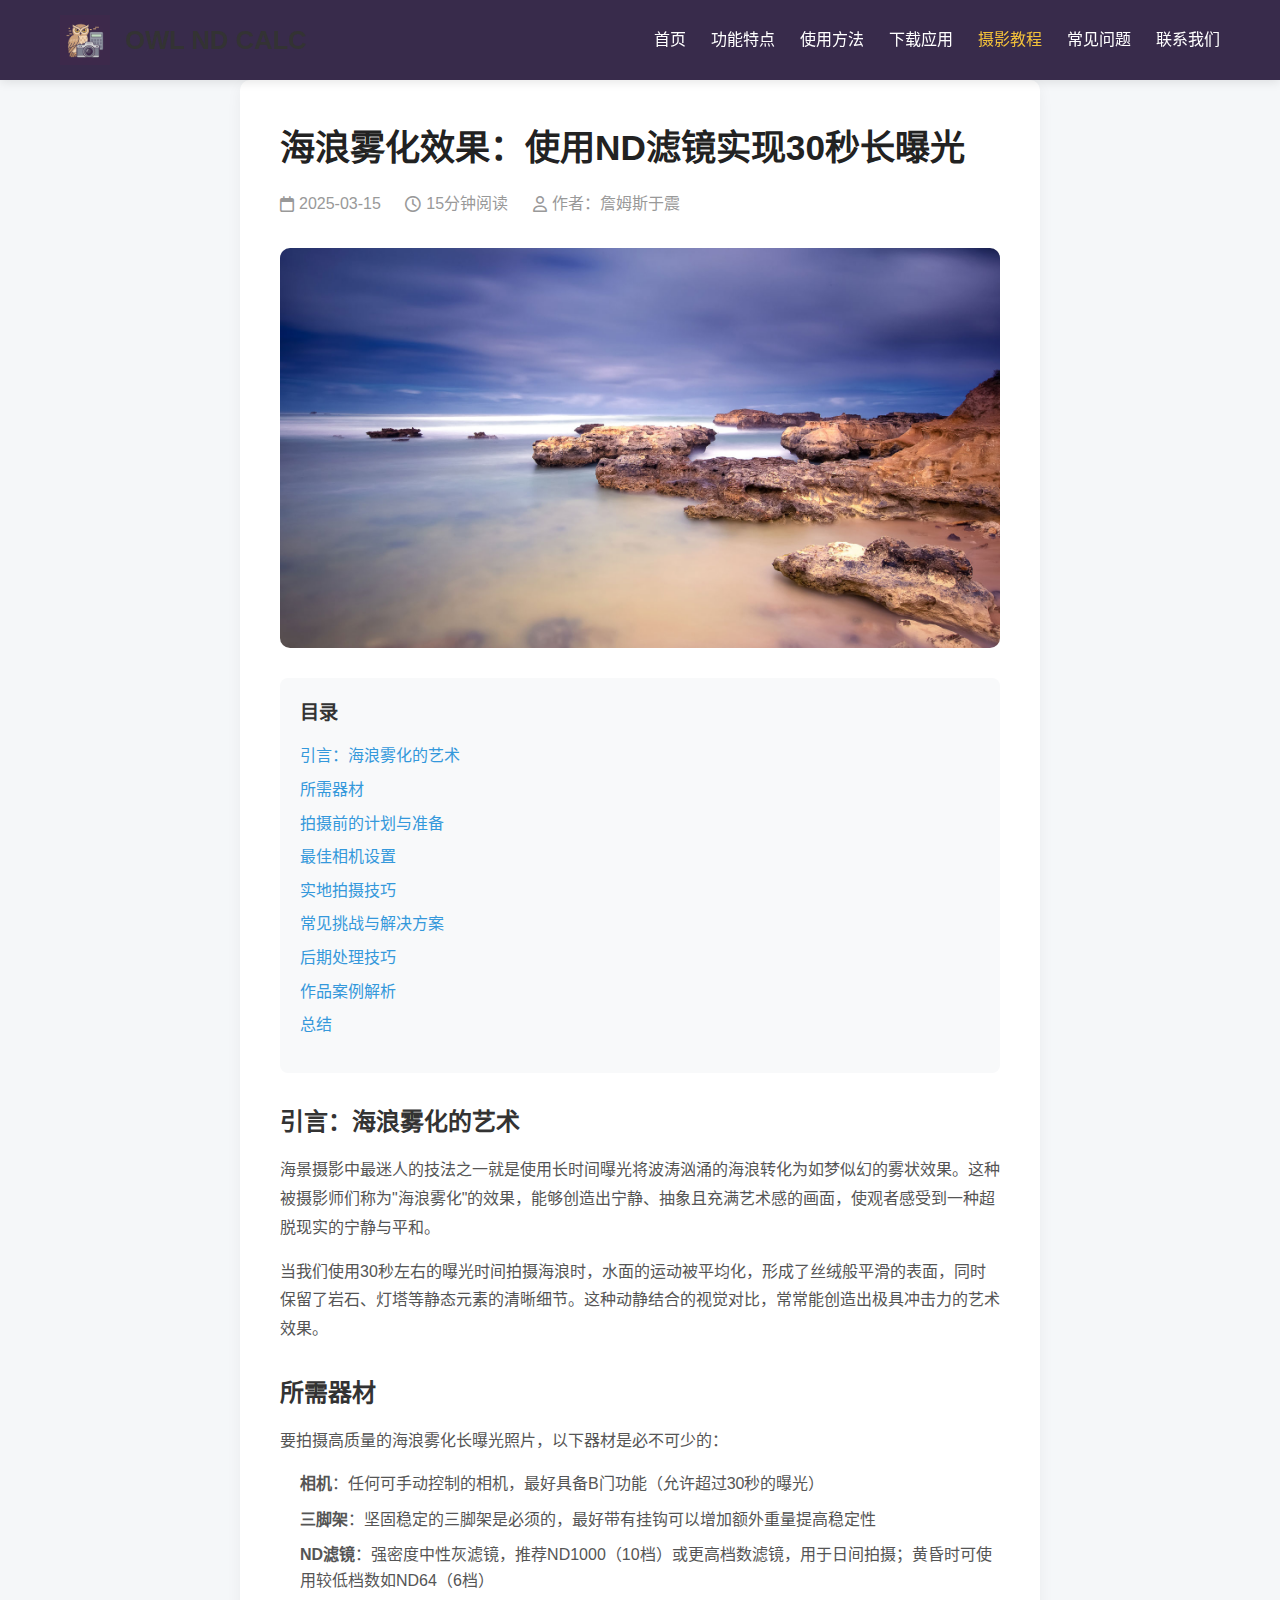
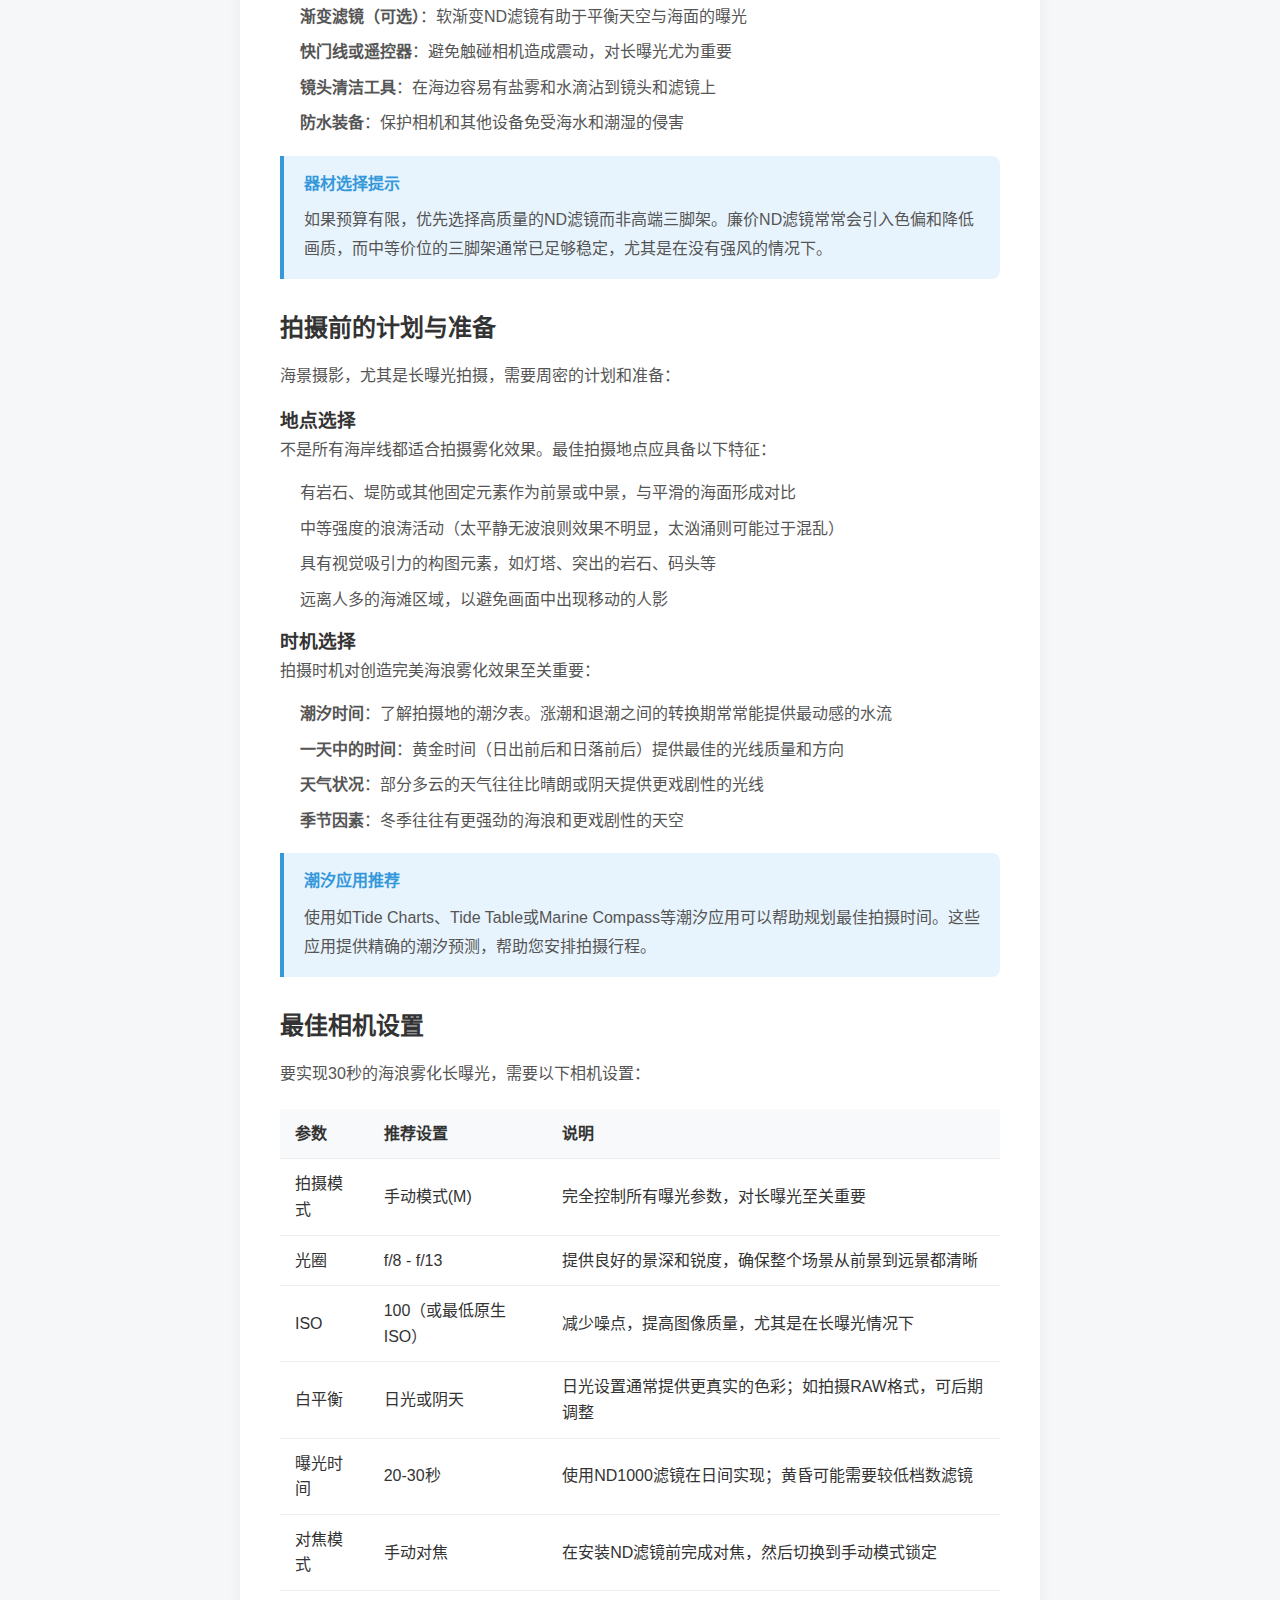
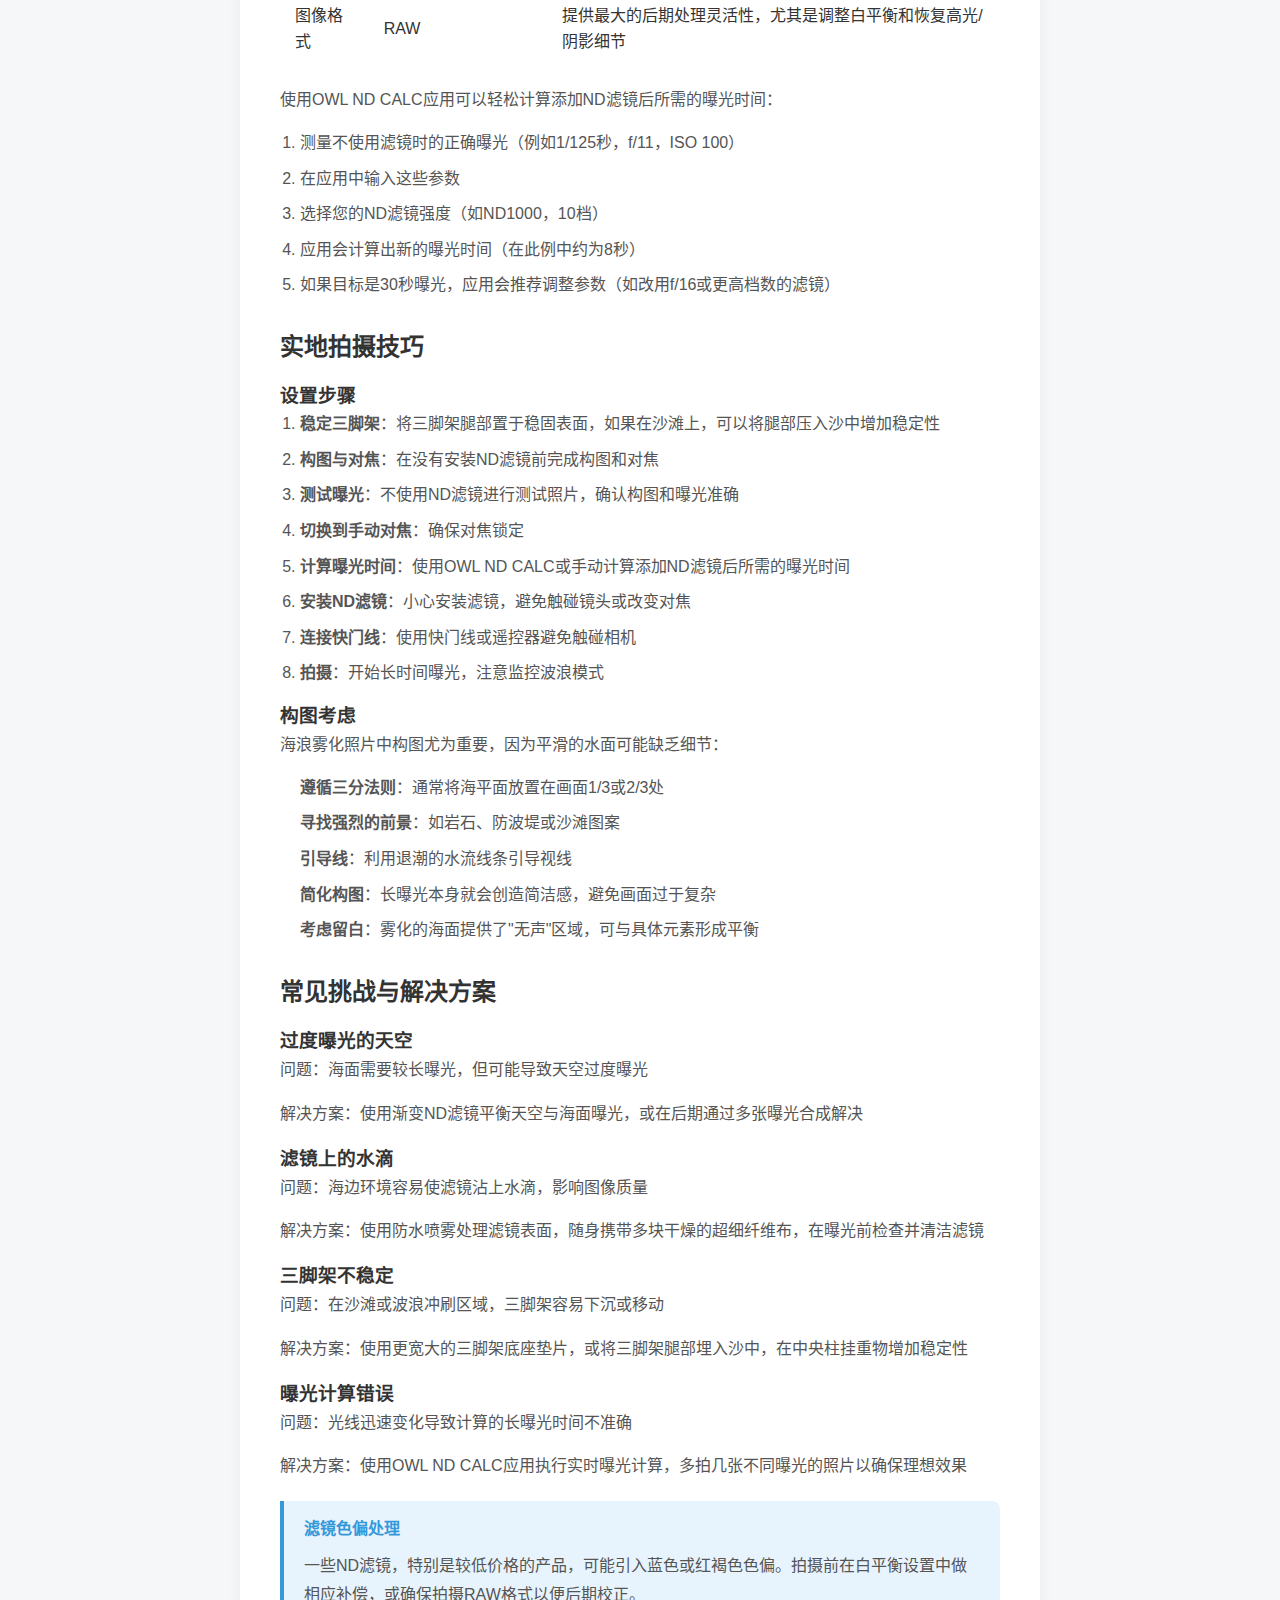
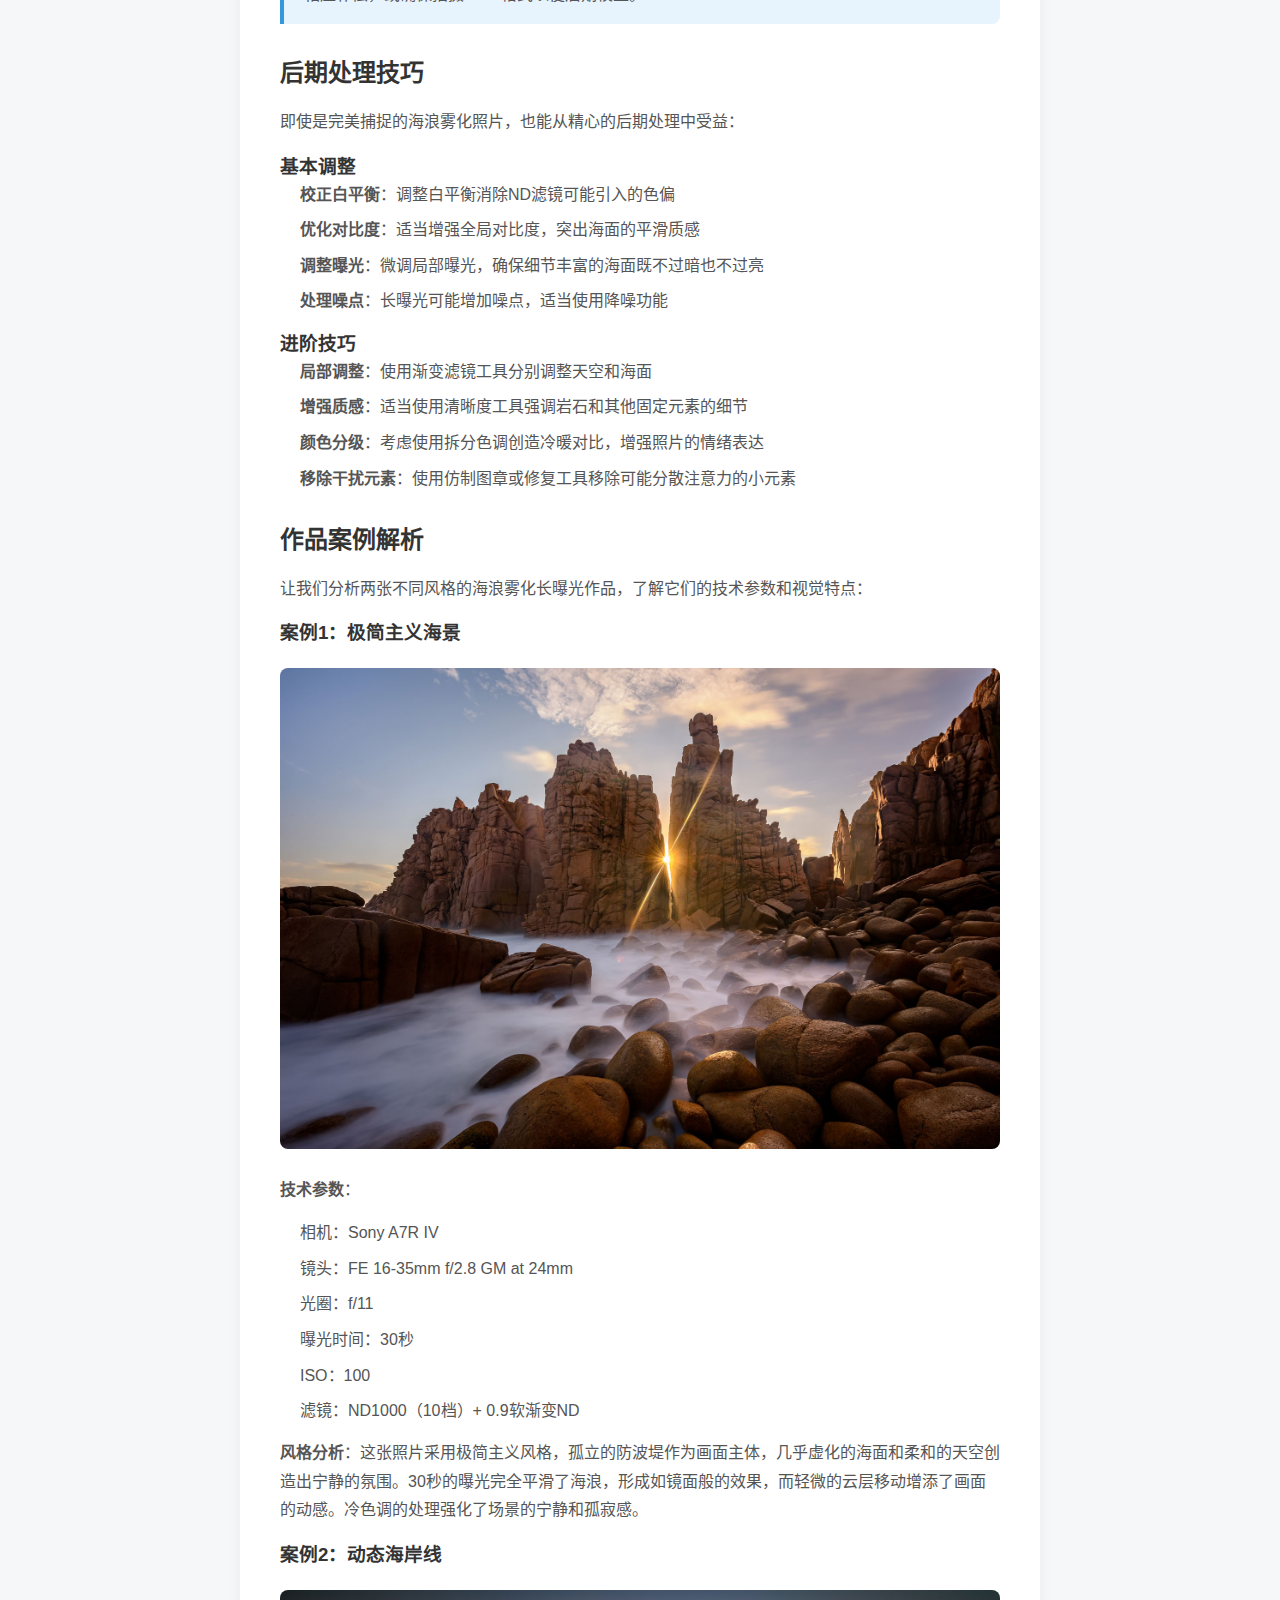
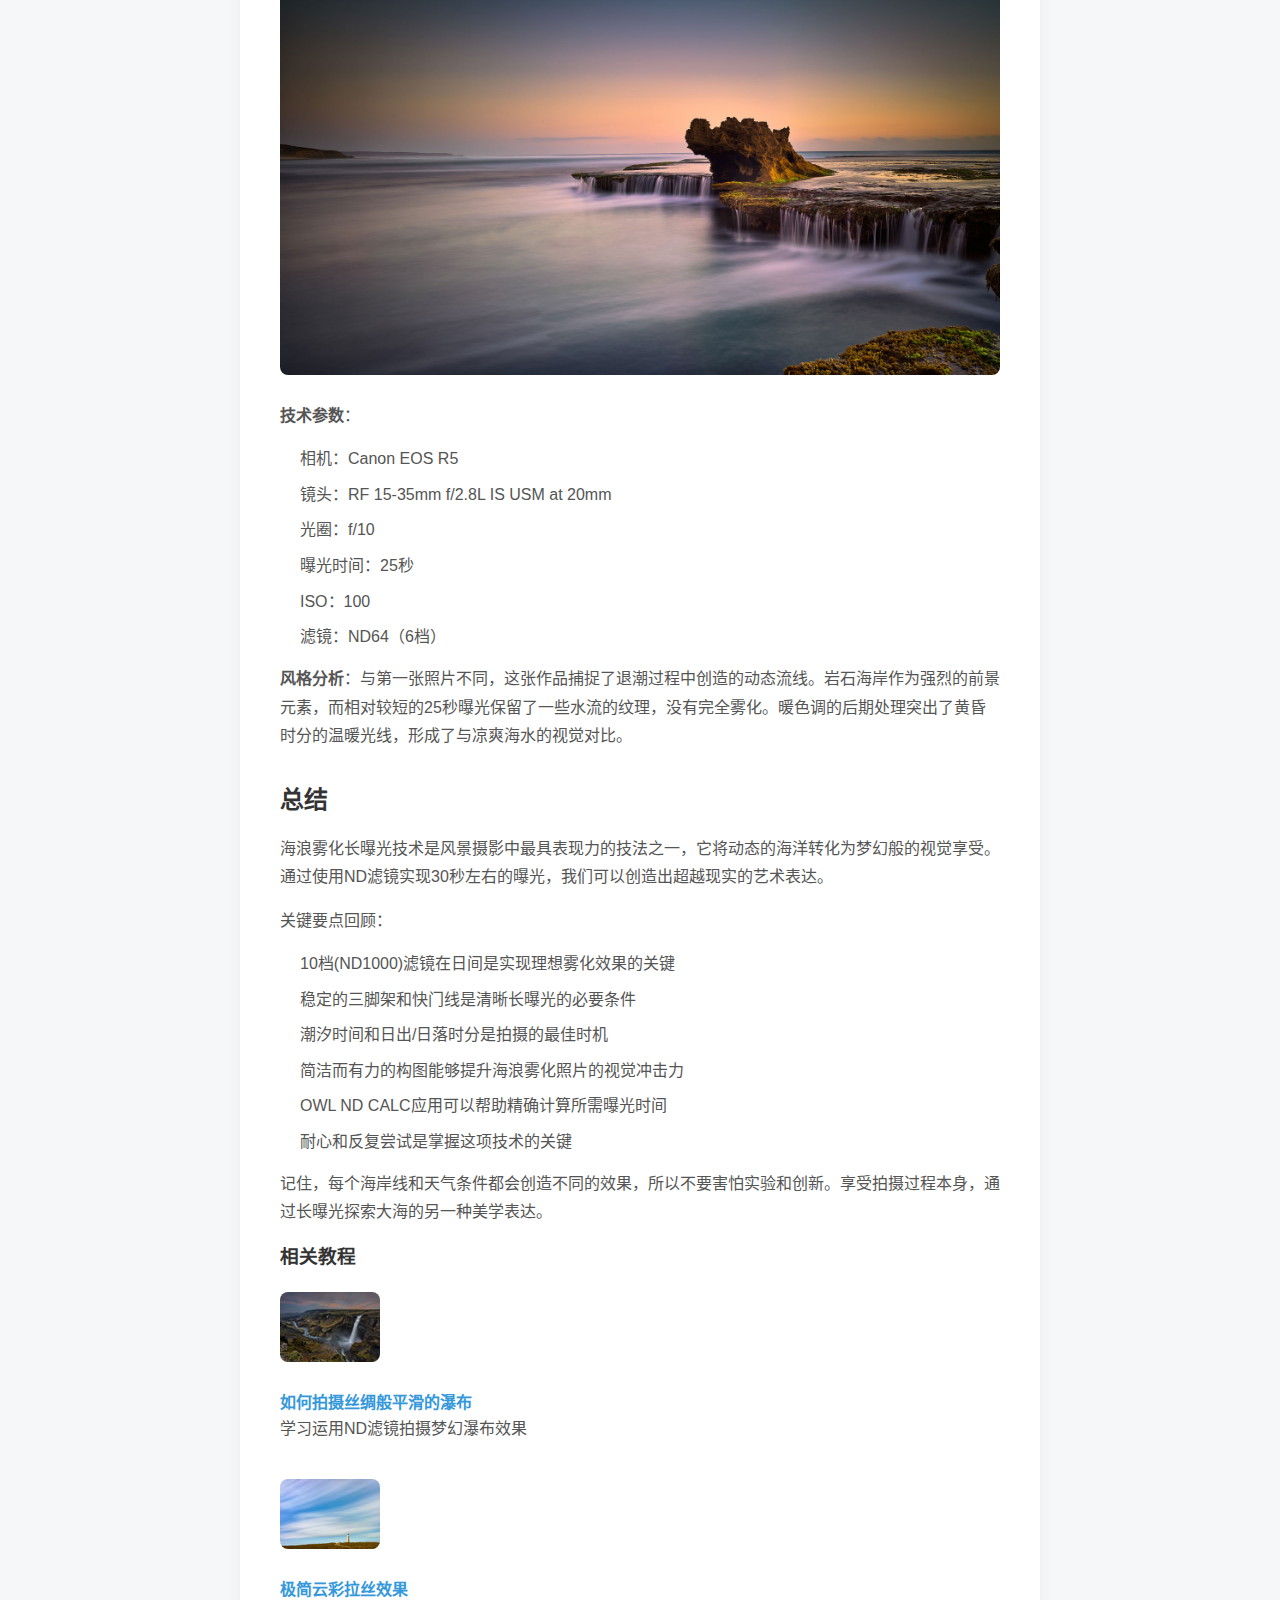
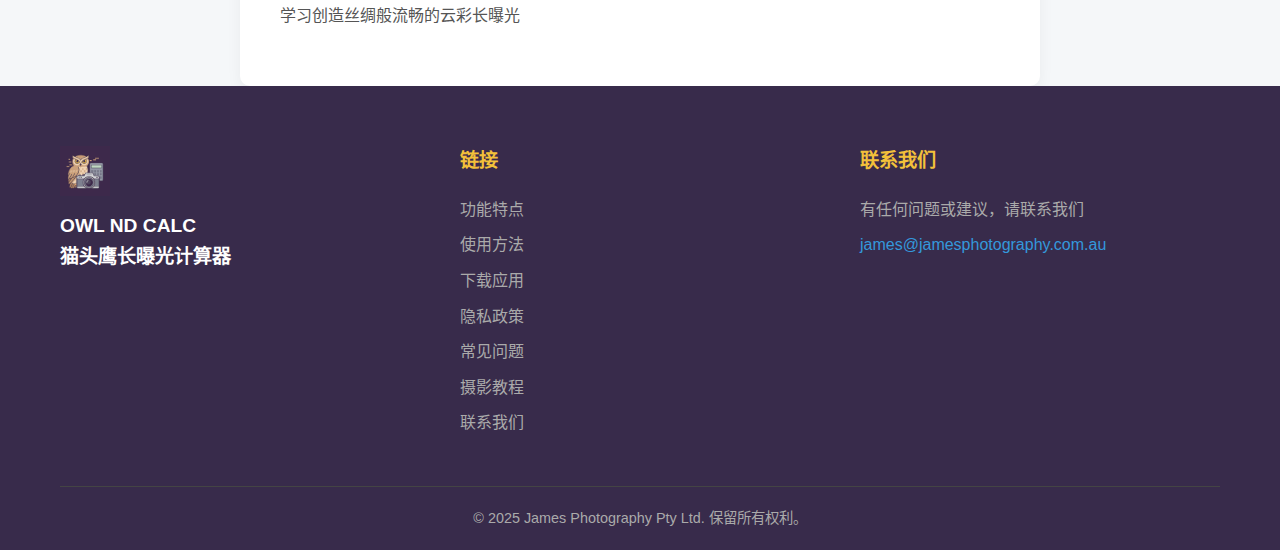
<file: docs/tutorial-seascape.html>
<!DOCTYPE html>
<html lang="zh-CN">
<head>
    <meta charset="UTF-8">
    <meta name="viewport" content="width=device-width, initial-scale=1.0">
    <title>海浪雾化效果：使用ND滤镜实现30秒长曝光 - OWL ND CALC</title>
    <link rel="stylesheet" href="css/style.css">
    <link rel="stylesheet" href="https://cdnjs.cloudflare.com/ajax/libs/font-awesome/6.0.0/css/all.min.css">
    <link rel="apple-touch-icon" sizes="180x180" href="images/favicon/apple-touch-icon.png">
    <link rel="icon" type="image/png" sizes="32x32" href="images/favicon/favicon-32x32.png">
    <link rel="icon" type="image/png" sizes="16x16" href="images/favicon/favicon-16x16.png">
    <link rel="manifest" href="images/favicon/site.webmanifest">
    <meta name="description" content="学习如何使用ND滤镜拍摄梦幻般的海浪雾化效果。本教程详细讲解如何通过30秒长曝光创造出平滑如丝的海景照片，包括器材选择、最佳设置和后期处理技巧。">
    <script src="js/include.js"></script>
</head>
<body>
    <!-- 头部占位符 -->
    <div id="header-placeholder"></div>

    <section class="tutorial-section">
        <div class="container">
            <div class="tutorial-detail">
                <div class="tutorial-header">
                    <h1>海浪雾化效果：使用ND滤镜实现30秒长曝光</h1>
                    <div class="tutorial-detail-meta">
                        <span><i class="far fa-calendar"></i> 2025-03-15</span>
                        <span><i class="far fa-clock"></i> 15分钟阅读</span>
                        <span><i class="far fa-user"></i> 作者：詹姆斯于震</span>
                    </div>
                </div>
                
                <div class="tutorial-detail-image">
                    <img src="images/tutorials/seascape-detail.jpg" alt="梦幻般的海浪雾化长曝光效果">
                </div>
                
                <div class="tutorial-detail-content">
                    <div class="toc">
                        <h3>目录</h3>
                        <ul>
                            <li><a href="#intro">引言：海浪雾化的艺术</a></li>
                            <li><a href="#equipment">所需器材</a></li>
                            <li><a href="#planning">拍摄前的计划与准备</a></li>
                            <li><a href="#settings">最佳相机设置</a></li>
                            <li><a href="#technique">实地拍摄技巧</a></li>
                            <li><a href="#challenges">常见挑战与解决方案</a></li>
                            <li><a href="#postprocess">后期处理技巧</a></li>
                            <li><a href="#examples">作品案例解析</a></li>
                            <li><a href="#conclusion">总结</a></li>
                        </ul>
                    </div>
                    
                    <h2 id="intro">引言：海浪雾化的艺术</h2>
                    <p>海景摄影中最迷人的技法之一就是使用长时间曝光将波涛汹涌的海浪转化为如梦似幻的雾状效果。这种被摄影师们称为"海浪雾化"的效果，能够创造出宁静、抽象且充满艺术感的画面，使观者感受到一种超脱现实的宁静与平和。</p>
                    <p>当我们使用30秒左右的曝光时间拍摄海浪时，水面的运动被平均化，形成了丝绒般平滑的表面，同时保留了岩石、灯塔等静态元素的清晰细节。这种动静结合的视觉对比，常常能创造出极具冲击力的艺术效果。</p>
                    
                    <h2 id="equipment">所需器材</h2>
                    <p>要拍摄高质量的海浪雾化长曝光照片，以下器材是必不可少的：</p>
                    <ul>
                        <li><strong>相机</strong>：任何可手动控制的相机，最好具备B门功能（允许超过30秒的曝光）</li>
                        <li><strong>三脚架</strong>：坚固稳定的三脚架是必须的，最好带有挂钩可以增加额外重量提高稳定性</li>
                        <li><strong>ND滤镜</strong>：强密度中性灰滤镜，推荐ND1000（10档）或更高档数滤镜，用于日间拍摄；黄昏时可使用较低档数如ND64（6档）</li>
                        <li><strong>渐变滤镜（可选）</strong>：软渐变ND滤镜有助于平衡天空与海面的曝光</li>
                        <li><strong>快门线或遥控器</strong>：避免触碰相机造成震动，对长曝光尤为重要</li>
                        <li><strong>镜头清洁工具</strong>：在海边容易有盐雾和水滴沾到镜头和滤镜上</li>
                        <li><strong>防水装备</strong>：保护相机和其他设备免受海水和潮湿的侵害</li>
                    </ul>
                    
                    <div class="tip-box">
                        <h4>器材选择提示</h4>
                        <p>如果预算有限，优先选择高质量的ND滤镜而非高端三脚架。廉价ND滤镜常常会引入色偏和降低画质，而中等价位的三脚架通常已足够稳定，尤其是在没有强风的情况下。</p>
                    </div>
                    
                    <h2 id="planning">拍摄前的计划与准备</h2>
                    <p>海景摄影，尤其是长曝光拍摄，需要周密的计划和准备：</p>
                    
                    <h3>地点选择</h3>
                    <p>不是所有海岸线都适合拍摄雾化效果。最佳拍摄地点应具备以下特征：</p>
                    <ul>
                        <li>有岩石、堤防或其他固定元素作为前景或中景，与平滑的海面形成对比</li>
                        <li>中等强度的浪涛活动（太平静无波浪则效果不明显，太汹涌则可能过于混乱）</li>
                        <li>具有视觉吸引力的构图元素，如灯塔、突出的岩石、码头等</li>
                        <li>远离人多的海滩区域，以避免画面中出现移动的人影</li>
                    </ul>
                    
                    <h3>时机选择</h3>
                    <p>拍摄时机对创造完美海浪雾化效果至关重要：</p>
                    <ul>
                        <li><strong>潮汐时间</strong>：了解拍摄地的潮汐表。涨潮和退潮之间的转换期常常能提供最动感的水流</li>
                        <li><strong>一天中的时间</strong>：黄金时间（日出前后和日落前后）提供最佳的光线质量和方向</li>
                        <li><strong>天气状况</strong>：部分多云的天气往往比晴朗或阴天提供更戏剧性的光线</li>
                        <li><strong>季节因素</strong>：冬季往往有更强劲的海浪和更戏剧性的天空</li>
                    </ul>
                    
                    <div class="tip-box">
                        <h4>潮汐应用推荐</h4>
                        <p>使用如Tide Charts、Tide Table或Marine Compass等潮汐应用可以帮助规划最佳拍摄时间。这些应用提供精确的潮汐预测，帮助您安排拍摄行程。</p>
                    </div>
                    
                    <h2 id="settings">最佳相机设置</h2>
                    <p>要实现30秒的海浪雾化长曝光，需要以下相机设置：</p>
                    
                    <table class="settings-table">
                        <tr>
                            <th>参数</th>
                            <th>推荐设置</th>
                            <th>说明</th>
                        </tr>
                        <tr>
                            <td>拍摄模式</td>
                            <td>手动模式(M)</td>
                            <td>完全控制所有曝光参数，对长曝光至关重要</td>
                        </tr>
                        <tr>
                            <td>光圈</td>
                            <td>f/8 - f/13</td>
                            <td>提供良好的景深和锐度，确保整个场景从前景到远景都清晰</td>
                        </tr>
                        <tr>
                            <td>ISO</td>
                            <td>100（或最低原生ISO）</td>
                            <td>减少噪点，提高图像质量，尤其是在长曝光情况下</td>
                        </tr>
                        <tr>
                            <td>白平衡</td>
                            <td>日光或阴天</td>
                            <td>日光设置通常提供更真实的色彩；如拍摄RAW格式，可后期调整</td>
                        </tr>
                        <tr>
                            <td>曝光时间</td>
                            <td>20-30秒</td>
                            <td>使用ND1000滤镜在日间实现；黄昏可能需要较低档数滤镜</td>
                        </tr>
                        <tr>
                            <td>对焦模式</td>
                            <td>手动对焦</td>
                            <td>在安装ND滤镜前完成对焦，然后切换到手动模式锁定</td>
                        </tr>
                        <tr>
                            <td>图像格式</td>
                            <td>RAW</td>
                            <td>提供最大的后期处理灵活性，尤其是调整白平衡和恢复高光/阴影细节</td>
                        </tr>
                    </table>
                    
                    <p>使用OWL ND CALC应用可以轻松计算添加ND滤镜后所需的曝光时间：</p>
                    <ol>
                        <li>测量不使用滤镜时的正确曝光（例如1/125秒，f/11，ISO 100）</li>
                        <li>在应用中输入这些参数</li>
                        <li>选择您的ND滤镜强度（如ND1000，10档）</li>
                        <li>应用会计算出新的曝光时间（在此例中约为8秒）</li>
                        <li>如果目标是30秒曝光，应用会推荐调整参数（如改用f/16或更高档数的滤镜）</li>
                    </ol>
                    
                    <h2 id="technique">实地拍摄技巧</h2>
                    <h3>设置步骤</h3>
                    <ol>
                        <li><strong>稳定三脚架</strong>：将三脚架腿部置于稳固表面，如果在沙滩上，可以将腿部压入沙中增加稳定性</li>
                        <li><strong>构图与对焦</strong>：在没有安装ND滤镜前完成构图和对焦</li>
                        <li><strong>测试曝光</strong>：不使用ND滤镜进行测试照片，确认构图和曝光准确</li>
                        <li><strong>切换到手动对焦</strong>：确保对焦锁定</li>
                        <li><strong>计算曝光时间</strong>：使用OWL ND CALC或手动计算添加ND滤镜后所需的曝光时间</li>
                        <li><strong>安装ND滤镜</strong>：小心安装滤镜，避免触碰镜头或改变对焦</li>
                        <li><strong>连接快门线</strong>：使用快门线或遥控器避免触碰相机</li>
                        <li><strong>拍摄</strong>：开始长时间曝光，注意监控波浪模式</li>
                    </ol>
                    
                    <h3>构图考虑</h3>
                    <p>海浪雾化照片中构图尤为重要，因为平滑的水面可能缺乏细节：</p>
                    <ul>
                        <li><strong>遵循三分法则</strong>：通常将海平面放置在画面1/3或2/3处</li>
                        <li><strong>寻找强烈的前景</strong>：如岩石、防波堤或沙滩图案</li>
                        <li><strong>引导线</strong>：利用退潮的水流线条引导视线</li>
                        <li><strong>简化构图</strong>：长曝光本身就会创造简洁感，避免画面过于复杂</li>
                        <li><strong>考虑留白</strong>：雾化的海面提供了"无声"区域，可与具体元素形成平衡</li>
                    </ul>
                    
                    <h2 id="challenges">常见挑战与解决方案</h2>
                    <h3>过度曝光的天空</h3>
                    <p>问题：海面需要较长曝光，但可能导致天空过度曝光</p>
                    <p>解决方案：使用渐变ND滤镜平衡天空与海面曝光，或在后期通过多张曝光合成解决</p>
                    
                    <h3>滤镜上的水滴</h3>
                    <p>问题：海边环境容易使滤镜沾上水滴，影响图像质量</p>
                    <p>解决方案：使用防水喷雾处理滤镜表面，随身携带多块干燥的超细纤维布，在曝光前检查并清洁滤镜</p>
                    
                    <h3>三脚架不稳定</h3>
                    <p>问题：在沙滩或波浪冲刷区域，三脚架容易下沉或移动</p>
                    <p>解决方案：使用更宽大的三脚架底座垫片，或将三脚架腿部埋入沙中，在中央柱挂重物增加稳定性</p>
                    
                    <h3>曝光计算错误</h3>
                    <p>问题：光线迅速变化导致计算的长曝光时间不准确</p>
                    <p>解决方案：使用OWL ND CALC应用执行实时曝光计算，多拍几张不同曝光的照片以确保理想效果</p>
                    
                    <div class="tip-box">
                        <h4>滤镜色偏处理</h4>
                        <p>一些ND滤镜，特别是较低价格的产品，可能引入蓝色或红褐色色偏。拍摄前在白平衡设置中做相应补偿，或确保拍摄RAW格式以便后期校正。</p>
                    </div>
                    
                    <h2 id="postprocess">后期处理技巧</h2>
                    <p>即使是完美捕捉的海浪雾化照片，也能从精心的后期处理中受益：</p>
                    
                    <h3>基本调整</h3>
                    <ul>
                        <li><strong>校正白平衡</strong>：调整白平衡消除ND滤镜可能引入的色偏</li>
                        <li><strong>优化对比度</strong>：适当增强全局对比度，突出海面的平滑质感</li>
                        <li><strong>调整曝光</strong>：微调局部曝光，确保细节丰富的海面既不过暗也不过亮</li>
                        <li><strong>处理噪点</strong>：长曝光可能增加噪点，适当使用降噪功能</li>
                    </ul>
                    
                    <h3>进阶技巧</h3>
                    <ul>
                        <li><strong>局部调整</strong>：使用渐变滤镜工具分别调整天空和海面</li>
                        <li><strong>增强质感</strong>：适当使用清晰度工具强调岩石和其他固定元素的细节</li>
                        <li><strong>颜色分级</strong>：考虑使用拆分色调创造冷暖对比，增强照片的情绪表达</li>
                        <li><strong>移除干扰元素</strong>：使用仿制图章或修复工具移除可能分散注意力的小元素</li>
                    </ul>
                    
                    <h2 id="examples">作品案例解析</h2>
                    <p>让我们分析两张不同风格的海浪雾化长曝光作品，了解它们的技术参数和视觉特点：</p>
                    
                    <h3>案例1：极简主义海景</h3>
                    <img src="images/tutorials/seascape-example1.jpg" alt="极简主义海景长曝光">
                    <p><strong>技术参数</strong>：</p>
                    <ul>
                        <li>相机：Sony A7R IV</li>
                        <li>镜头：FE 16-35mm f/2.8 GM at 24mm</li>
                        <li>光圈：f/11</li>
                        <li>曝光时间：30秒</li>
                        <li>ISO：100</li>
                        <li>滤镜：ND1000（10档）+ 0.9软渐变ND</li>
                    </ul>
                    <p><strong>风格分析</strong>：这张照片采用极简主义风格，孤立的防波堤作为画面主体，几乎虚化的海面和柔和的天空创造出宁静的氛围。30秒的曝光完全平滑了海浪，形成如镜面般的效果，而轻微的云层移动增添了画面的动感。冷色调的处理强化了场景的宁静和孤寂感。</p>
                    
                    <h3>案例2：动态海岸线</h3>
                    <img src="images/tutorials/seascape-example2.jpg" alt="动态海岸线长曝光">
                    <p><strong>技术参数</strong>：</p>
                    <ul>
                        <li>相机：Canon EOS R5</li>
                        <li>镜头：RF 15-35mm f/2.8L IS USM at 20mm</li>
                        <li>光圈：f/10</li>
                        <li>曝光时间：25秒</li>
                        <li>ISO：100</li>
                        <li>滤镜：ND64（6档）</li>
                    </ul>
                    <p><strong>风格分析</strong>：与第一张照片不同，这张作品捕捉了退潮过程中创造的动态流线。岩石海岸作为强烈的前景元素，而相对较短的25秒曝光保留了一些水流的纹理，没有完全雾化。暖色调的后期处理突出了黄昏时分的温暖光线，形成了与凉爽海水的视觉对比。</p>
                    
                    <h2 id="conclusion">总结</h2>
                    <p>海浪雾化长曝光技术是风景摄影中最具表现力的技法之一，它将动态的海洋转化为梦幻般的视觉享受。通过使用ND滤镜实现30秒左右的曝光，我们可以创造出超越现实的艺术表达。</p>
                    <p>关键要点回顾：</p>
                    <ul>
                        <li>10档(ND1000)滤镜在日间是实现理想雾化效果的关键</li>
                        <li>稳定的三脚架和快门线是清晰长曝光的必要条件</li>
                        <li>潮汐时间和日出/日落时分是拍摄的最佳时机</li>
                        <li>简洁而有力的构图能够提升海浪雾化照片的视觉冲击力</li>
                        <li>OWL ND CALC应用可以帮助精确计算所需曝光时间</li>
                        <li>耐心和反复尝试是掌握这项技术的关键</li>
                    </ul>
                    <p>记住，每个海岸线和天气条件都会创造不同的效果，所以不要害怕实验和创新。享受拍摄过程本身，通过长曝光探索大海的另一种美学表达。</p>
                    
                    
                    <div class="related-tutorials">
                        <h3>相关教程</h3>
                        <div class="related-grid">
                            <a href="tutorial-waterfall.html" class="related-item">
                                <div class="related-image">
                                    <img src="images/tutorials/waterfall-small.jpg" alt="如何拍摄丝绸般平滑的瀑布">
                                </div>
                                <div class="related-info">
                                    <h4>如何拍摄丝绸般平滑的瀑布</h4>
                                    <p>学习运用ND滤镜拍摄梦幻瀑布效果</p>
                                </div>
                            </a>
                            <a href="tutorial-cloud-streaks.html" class="related-item">
                                <div class="related-image">
                                    <img src="images/tutorials/cloudstreak-small.jpg" alt="极简云彩拉丝效果：15分钟长曝光技法">
                                </div>
                                <div class="related-info">
                                    <h4>极简云彩拉丝效果</h4>
                                    <p>学习创造丝绸般流畅的云彩长曝光</p>
                                </div>
                            </a>
                        </div>
                    </div>
                </div>
            </div>
        </div>
    </section>

    <!-- 底部占位符 -->
    <div id="footer-placeholder"></div>

    <script>
        document.addEventListener('DOMContentLoaded', function() {
            // 平滑滚动到锚点
            document.querySelectorAll('a[href^="#"]').forEach(anchor => {
                anchor.addEventListener('click', function (e) {
                    e.preventDefault();
                    
                    const target = document.querySelector(this.getAttribute('href'));
                    if (target) {
                        window.scrollTo({
                            top: target.offsetTop - 100,
                            behavior: 'smooth'
                        });
                    }
                });
            });
        });
    </script>
</body>
</html>
</file>
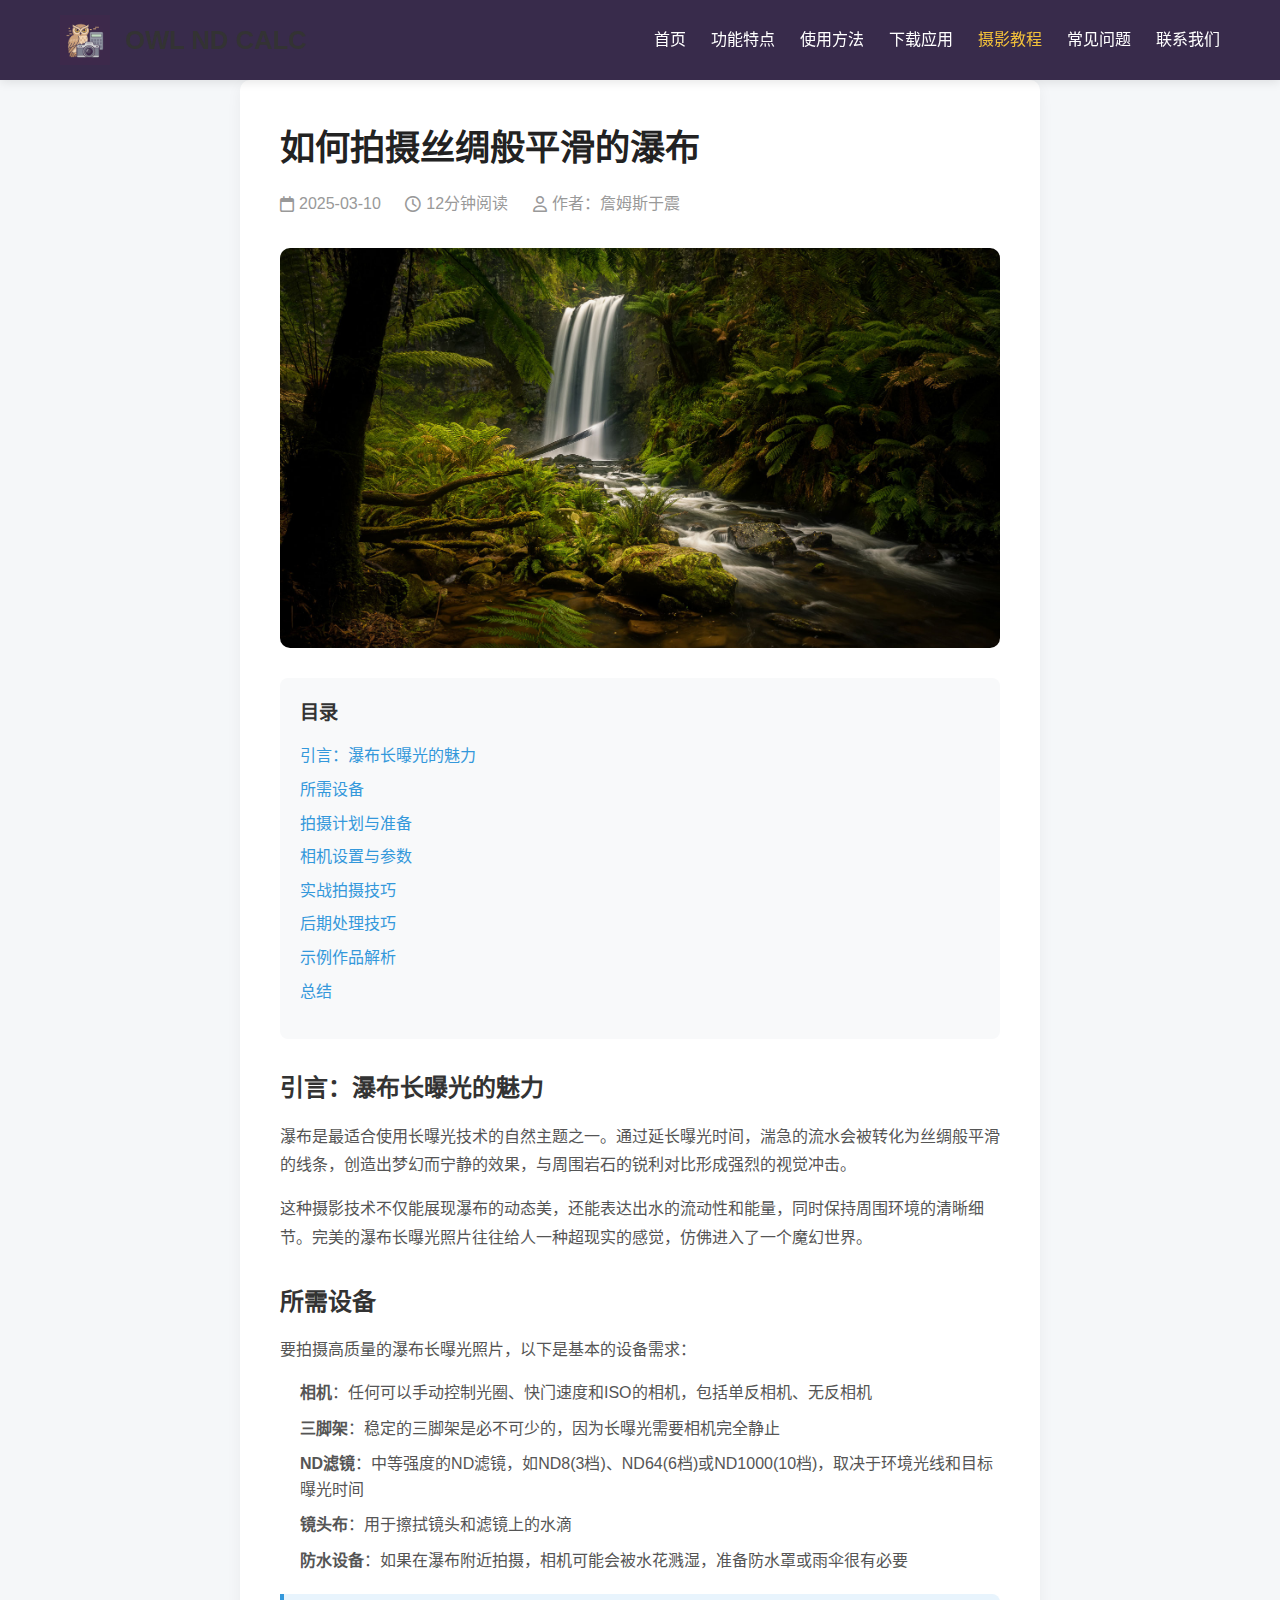
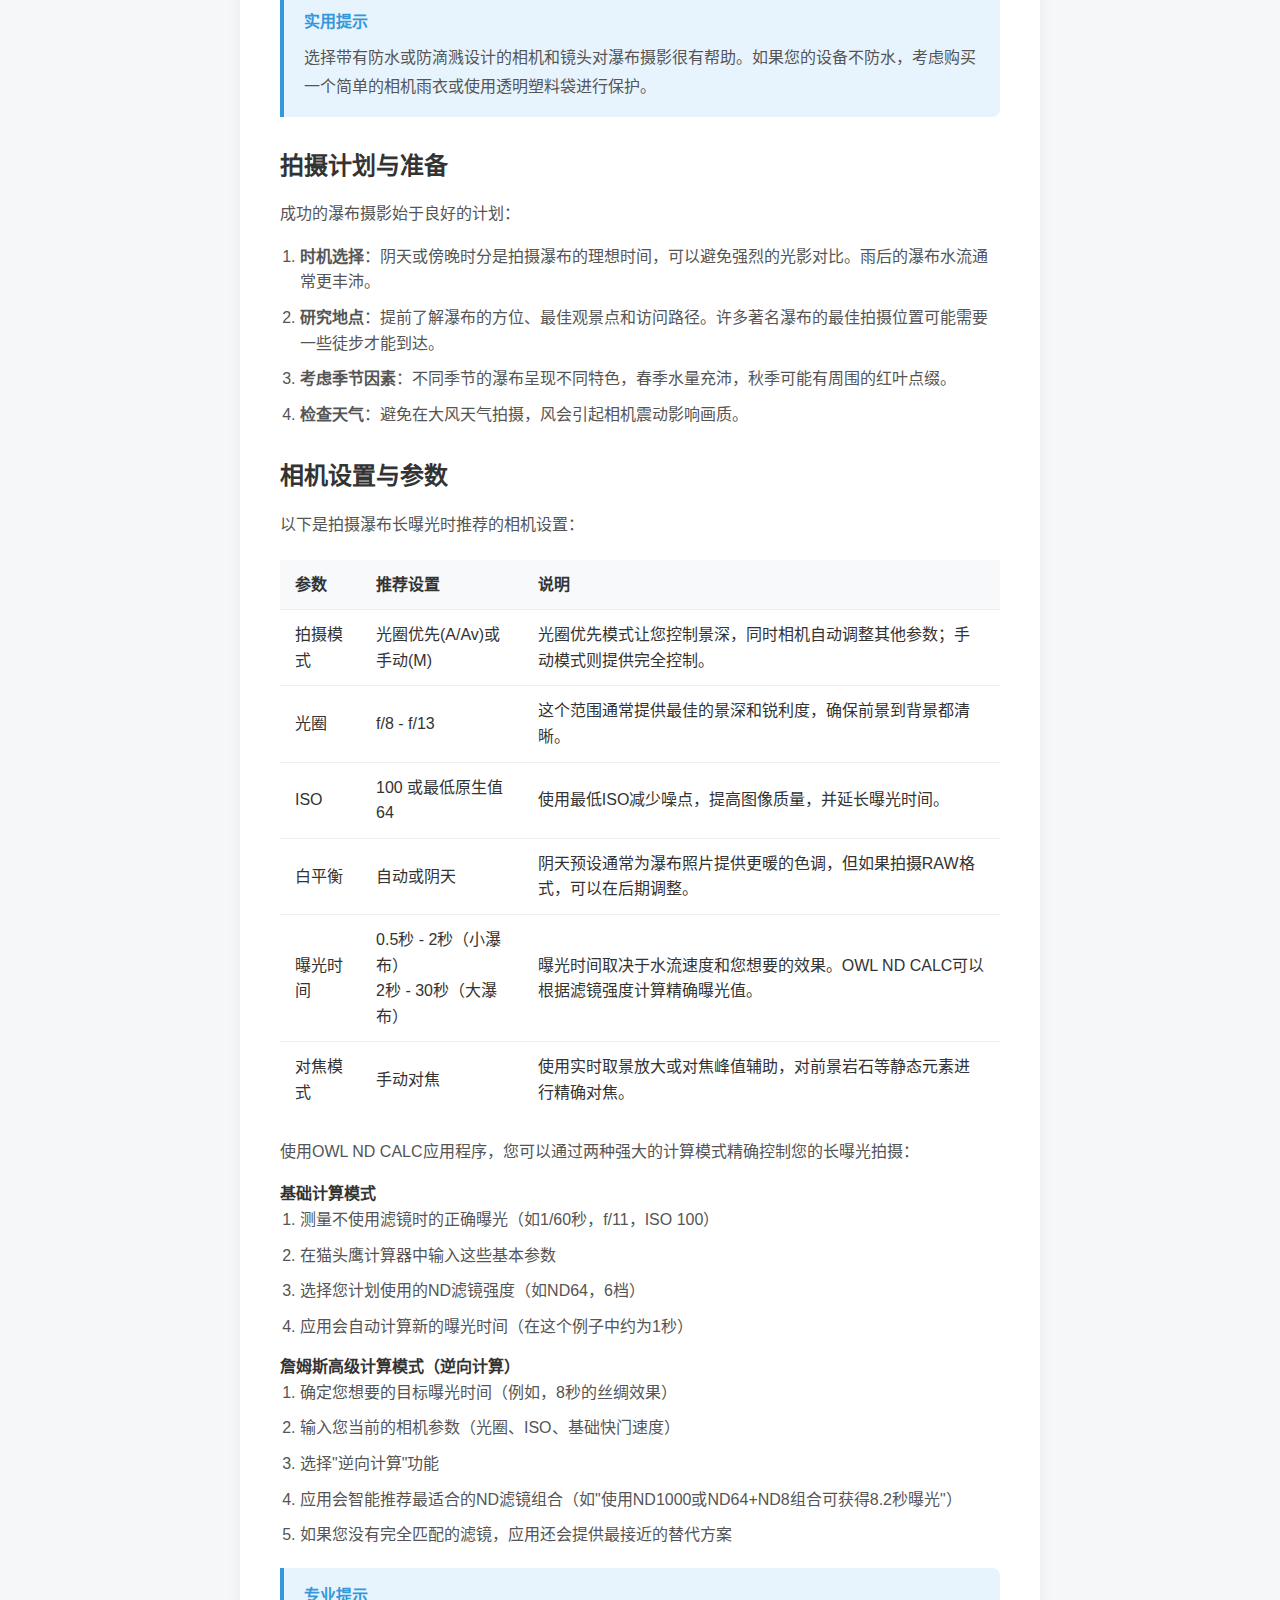
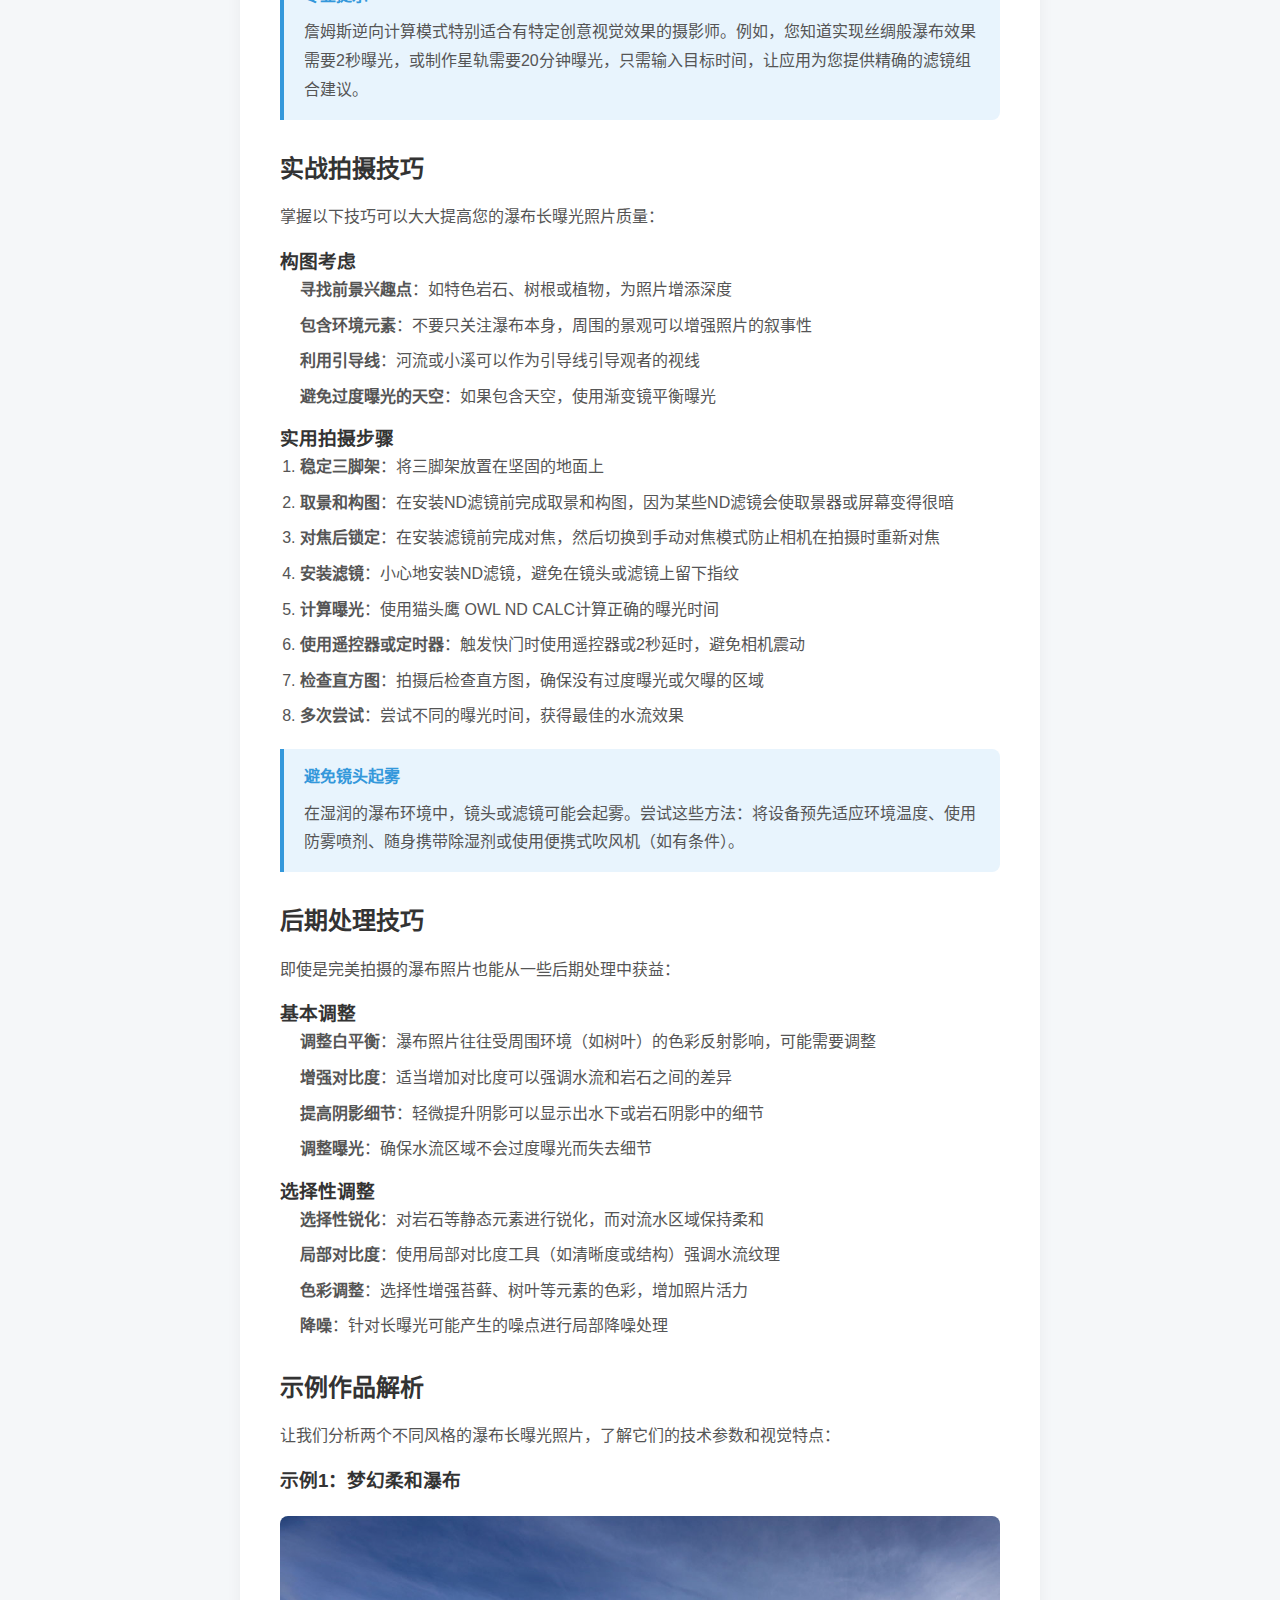
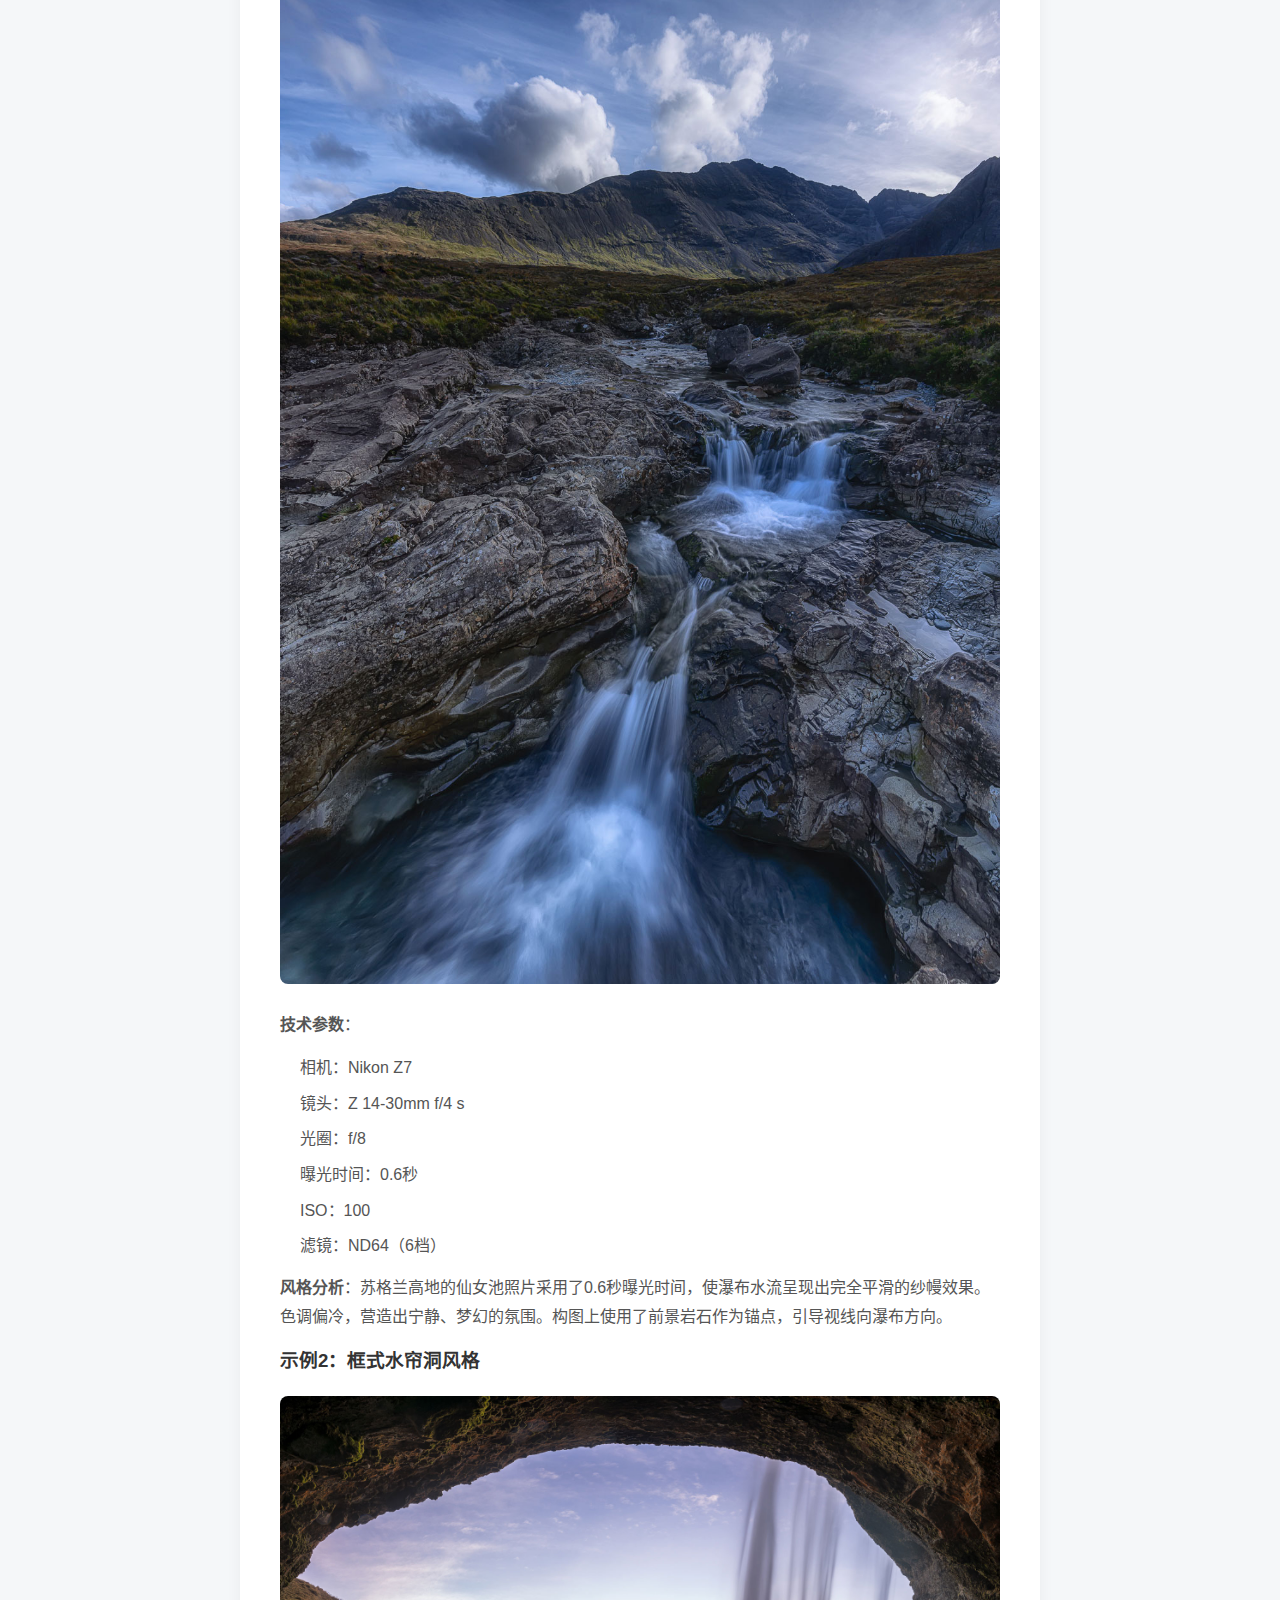
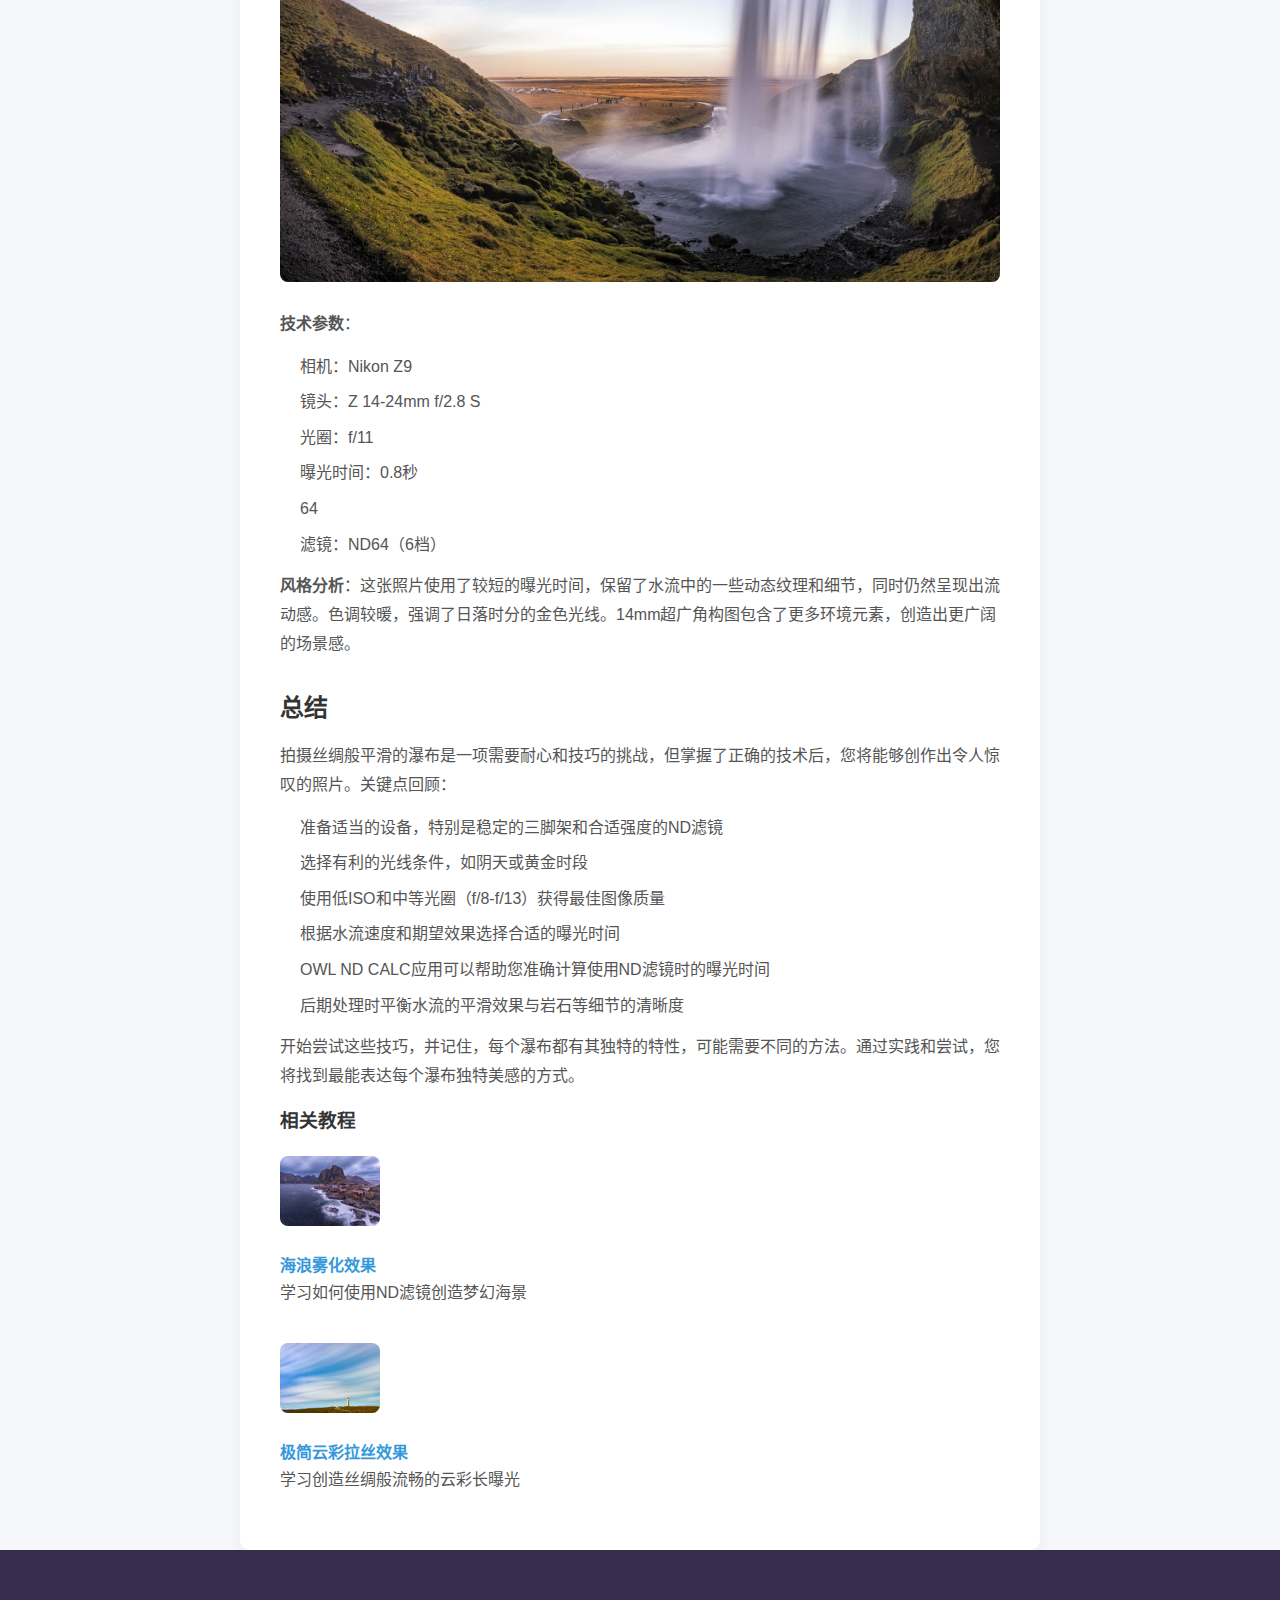
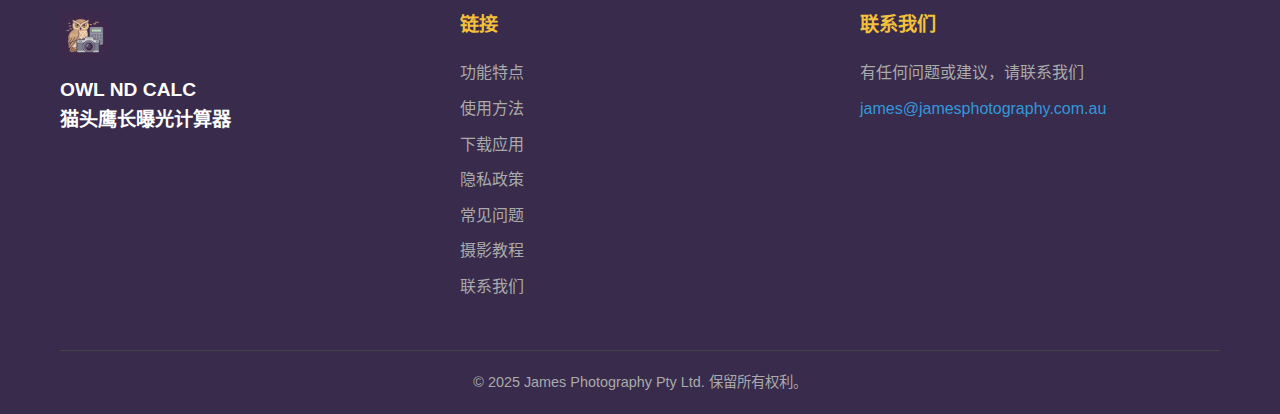
<file: docs/tutorial-waterfall.html>
<!DOCTYPE html>
<html lang="zh-CN">
<head>
    <meta charset="UTF-8">
    <meta name="viewport" content="width=device-width, initial-scale=1.0">
    <title>如何拍摄丝绸般平滑的瀑布 - OWL ND CALC</title>
    <link rel="stylesheet" href="css/style.css">
    <link rel="stylesheet" href="https://cdnjs.cloudflare.com/ajax/libs/font-awesome/6.0.0/css/all.min.css">
    <link rel="apple-touch-icon" sizes="180x180" href="images/favicon/apple-touch-icon.png">
    <link rel="icon" type="image/png" sizes="32x32" href="images/favicon/favicon-32x32.png">
    <link rel="icon" type="image/png" sizes="16x16" href="images/favicon/favicon-16x16.png">
    <link rel="manifest" href="images/favicon/site.webmanifest">
    <meta name="description" content="学习如何使用ND滤镜和正确的相机设置，将湍急的瀑布拍摄成梦幻般平滑的丝绸效果。本教程涵盖从设备选择到后期处理的完整工作流程。">
    <script src="js/include.js"></script>
</head>
<body>
    <!-- 头部占位符 -->
    <div id="header-placeholder"></div>

    <section class="tutorial-section">
        <div class="container">
            <div class="tutorial-detail">
                <div class="tutorial-header">
                    <h1>如何拍摄丝绸般平滑的瀑布</h1>
                    <div class="tutorial-detail-meta">
                        <span><i class="far fa-calendar"></i> 2025-03-10</span>
                        <span><i class="far fa-clock"></i> 12分钟阅读</span>
                        <span><i class="far fa-user"></i> 作者：詹姆斯于震</span>
                    </div>
                </div>
                
                <div class="tutorial-detail-image">
                    <img src="images/tutorials/waterfall-detail.jpg" alt="丝绸般平滑的瀑布">
                </div>
                
                <div class="tutorial-detail-content">
                    <div class="toc">
                        <h3>目录</h3>
                        <ul>
                            <li><a href="#intro">引言：瀑布长曝光的魅力</a></li>
                            <li><a href="#equipment">所需设备</a></li>
                            <li><a href="#planning">拍摄计划与准备</a></li>
                            <li><a href="#settings">相机设置与参数</a></li>
                            <li><a href="#technique">实战拍摄技巧</a></li>
                            <li><a href="#postprocess">后期处理技巧</a></li>
                            <li><a href="#examples">示例作品解析</a></li>
                            <li><a href="#conclusion">总结</a></li>
                        </ul>
                    </div>
                    
                    <h2 id="intro">引言：瀑布长曝光的魅力</h2>
                    <p>瀑布是最适合使用长曝光技术的自然主题之一。通过延长曝光时间，湍急的流水会被转化为丝绸般平滑的线条，创造出梦幻而宁静的效果，与周围岩石的锐利对比形成强烈的视觉冲击。</p>
                    <p>这种摄影技术不仅能展现瀑布的动态美，还能表达出水的流动性和能量，同时保持周围环境的清晰细节。完美的瀑布长曝光照片往往给人一种超现实的感觉，仿佛进入了一个魔幻世界。</p>
                    
                    <h2 id="equipment">所需设备</h2>
                    <p>要拍摄高质量的瀑布长曝光照片，以下是基本的设备需求：</p>
                    <ul>
                        <li><strong>相机</strong>：任何可以手动控制光圈、快门速度和ISO的相机，包括单反相机、无反相机</li>
                        <li><strong>三脚架</strong>：稳定的三脚架是必不可少的，因为长曝光需要相机完全静止</li>
                        <li><strong>ND滤镜</strong>：中等强度的ND滤镜，如ND8(3档)、ND64(6档)或ND1000(10档)，取决于环境光线和目标曝光时间</li>
                        <li><strong>镜头布</strong>：用于擦拭镜头和滤镜上的水滴</li>
                        <li><strong>防水设备</strong>：如果在瀑布附近拍摄，相机可能会被水花溅湿，准备防水罩或雨伞很有必要</li>
                    </ul>
                    
                    <div class="tip-box">
                        <h4>实用提示</h4>
                        <p>选择带有防水或防滴溅设计的相机和镜头对瀑布摄影很有帮助。如果您的设备不防水，考虑购买一个简单的相机雨衣或使用透明塑料袋进行保护。</p>
                    </div>
                    
                    <h2 id="planning">拍摄计划与准备</h2>
                    <p>成功的瀑布摄影始于良好的计划：</p>
                    <ol>
                        <li><strong>时机选择</strong>：阴天或傍晚时分是拍摄瀑布的理想时间，可以避免强烈的光影对比。雨后的瀑布水流通常更丰沛。</li>
                        <li><strong>研究地点</strong>：提前了解瀑布的方位、最佳观景点和访问路径。许多著名瀑布的最佳拍摄位置可能需要一些徒步才能到达。</li>
                        <li><strong>考虑季节因素</strong>：不同季节的瀑布呈现不同特色，春季水量充沛，秋季可能有周围的红叶点缀。</li>
                        <li><strong>检查天气</strong>：避免在大风天气拍摄，风会引起相机震动影响画质。</li>
                    </ol>
                    
                    <h2 id="settings">相机设置与参数</h2>
                    <p>以下是拍摄瀑布长曝光时推荐的相机设置：</p>
                    
                    <table class="settings-table">
                        <tr>
                            <th>参数</th>
                            <th>推荐设置</th>
                            <th>说明</th>
                        </tr>
                        <tr>
                            <td>拍摄模式</td>
                            <td>光圈优先(A/Av)或手动(M)</td>
                            <td>光圈优先模式让您控制景深，同时相机自动调整其他参数；手动模式则提供完全控制。</td>
                        </tr>
                        <tr>
                            <td>光圈</td>
                            <td>f/8 - f/13</td>
                            <td>这个范围通常提供最佳的景深和锐利度，确保前景到背景都清晰。</td>
                        </tr>
                        <tr>
                            <td>ISO</td>
                            <td>100 或最低原生值 64</td>
                            <td>使用最低ISO减少噪点，提高图像质量，并延长曝光时间。</td>
                        </tr>
                        <tr>
                            <td>白平衡</td>
                            <td>自动或阴天</td>
                            <td>阴天预设通常为瀑布照片提供更暖的色调，但如果拍摄RAW格式，可以在后期调整。</td>
                        </tr>
                        <tr>
                            <td>曝光时间</td>
                            <td>0.5秒 - 2秒（小瀑布）<br>2秒 - 30秒（大瀑布）</td>
                            <td>曝光时间取决于水流速度和您想要的效果。OWL ND CALC可以根据滤镜强度计算精确曝光值。</td>
                        </tr>
                        <tr>
                            <td>对焦模式</td>
                            <td>手动对焦</td>
                            <td>使用实时取景放大或对焦峰值辅助，对前景岩石等静态元素进行精确对焦。</td>
                        </tr>
                    </table>
                    
                    <p>使用OWL ND CALC应用程序，您可以通过两种强大的计算模式精确控制您的长曝光拍摄：</p>

                    <h4>基础计算模式</h4>
                    <ol>
                        <li>测量不使用滤镜时的正确曝光（如1/60秒，f/11，ISO 100）</li>
                        <li>在猫头鹰计算器中输入这些基本参数</li>
                        <li>选择您计划使用的ND滤镜强度（如ND64，6档）</li>
                        <li>应用会自动计算新的曝光时间（在这个例子中约为1秒）</li>
                    </ol>
                    
                    <h4>詹姆斯高级计算模式（逆向计算）</h4>
                    <ol>
                        <li>确定您想要的目标曝光时间（例如，8秒的丝绸效果）</li>
                        <li>输入您当前的相机参数（光圈、ISO、基础快门速度）</li>
                        <li>选择"逆向计算"功能</li>
                        <li>应用会智能推荐最适合的ND滤镜组合（如"使用ND1000或ND64+ND8组合可获得8.2秒曝光"）</li>
                        <li>如果您没有完全匹配的滤镜，应用还会提供最接近的替代方案</li>
                    </ol>
                    
                    <div class="tip-box">
                        <h4>专业提示</h4>
                        <p>詹姆斯逆向计算模式特别适合有特定创意视觉效果的摄影师。例如，您知道实现丝绸般瀑布效果需要2秒曝光，或制作星轨需要20分钟曝光，只需输入目标时间，让应用为您提供精确的滤镜组合建议。</p>
                    </div>
                    
                    <h2 id="technique">实战拍摄技巧</h2>
                    <p>掌握以下技巧可以大大提高您的瀑布长曝光照片质量：</p>
                    
                    <h3>构图考虑</h3>
                    <ul>
                        <li><strong>寻找前景兴趣点</strong>：如特色岩石、树根或植物，为照片增添深度</li>
                        <li><strong>包含环境元素</strong>：不要只关注瀑布本身，周围的景观可以增强照片的叙事性</li>
                        <li><strong>利用引导线</strong>：河流或小溪可以作为引导线引导观者的视线</li>
                        <li><strong>避免过度曝光的天空</strong>：如果包含天空，使用渐变镜平衡曝光</li>
                    </ul>
                    
                    <h3>实用拍摄步骤</h3>
                    <ol>
                        <li><strong>稳定三脚架</strong>：将三脚架放置在坚固的地面上</li>
                        <li><strong>取景和构图</strong>：在安装ND滤镜前完成取景和构图，因为某些ND滤镜会使取景器或屏幕变得很暗</li>
                        <li><strong>对焦后锁定</strong>：在安装滤镜前完成对焦，然后切换到手动对焦模式防止相机在拍摄时重新对焦</li>
                        <li><strong>安装滤镜</strong>：小心地安装ND滤镜，避免在镜头或滤镜上留下指纹</li>
                        <li><strong>计算曝光</strong>：使用猫头鹰 OWL ND CALC计算正确的曝光时间</li>
                        <li><strong>使用遥控器或定时器</strong>：触发快门时使用遥控器或2秒延时，避免相机震动</li>
                        <li><strong>检查直方图</strong>：拍摄后检查直方图，确保没有过度曝光或欠曝的区域</li>
                        <li><strong>多次尝试</strong>：尝试不同的曝光时间，获得最佳的水流效果</li>
                    </ol>
                    
                    <div class="tip-box">
                        <h4>避免镜头起雾</h4>
                        <p>在湿润的瀑布环境中，镜头或滤镜可能会起雾。尝试这些方法：将设备预先适应环境温度、使用防雾喷剂、随身携带除湿剂或使用便携式吹风机（如有条件）。</p>
                    </div>
                    
                    <h2 id="postprocess">后期处理技巧</h2>
                    <p>即使是完美拍摄的瀑布照片也能从一些后期处理中获益：</p>
                    
                    <h3>基本调整</h3>
                    <ul>
                        <li><strong>调整白平衡</strong>：瀑布照片往往受周围环境（如树叶）的色彩反射影响，可能需要调整</li>
                        <li><strong>增强对比度</strong>：适当增加对比度可以强调水流和岩石之间的差异</li>
                        <li><strong>提高阴影细节</strong>：轻微提升阴影可以显示出水下或岩石阴影中的细节</li>
                        <li><strong>调整曝光</strong>：确保水流区域不会过度曝光而失去细节</li>
                    </ul>
                    
                    <h3>选择性调整</h3>
                    <ul>
                        <li><strong>选择性锐化</strong>：对岩石等静态元素进行锐化，而对流水区域保持柔和</li>
                        <li><strong>局部对比度</strong>：使用局部对比度工具（如清晰度或结构）强调水流纹理</li>
                        <li><strong>色彩调整</strong>：选择性增强苔藓、树叶等元素的色彩，增加照片活力</li>
                        <li><strong>降噪</strong>：针对长曝光可能产生的噪点进行局部降噪处理</li>
                    </ul>
                    
                    <h2 id="examples">示例作品解析</h2>
                    <p>让我们分析两个不同风格的瀑布长曝光照片，了解它们的技术参数和视觉特点：</p>
                    
                    <h3>示例1：梦幻柔和瀑布</h3>
                    <img src="images/tutorials/waterfall-example1.jpg" alt="梦幻柔和风格瀑布照片">
                    <p><strong>技术参数</strong>：</p>
                    <ul>
                        <li>相机：Nikon Z7</li>
                        <li>镜头：Z 14-30mm f/4 s</li>
                        <li>光圈：f/8</li>
                        <li>曝光时间：0.6秒</li>
                        <li>ISO：100</li>
                        <li>滤镜：ND64（6档）</li>
                    </ul>
                    <p><strong>风格分析</strong>：苏格兰高地的仙女池照片采用了0.6秒曝光时间，使瀑布水流呈现出完全平滑的纱幔效果。色调偏冷，营造出宁静、梦幻的氛围。构图上使用了前景岩石作为锚点，引导视线向瀑布方向。</p>
                    
                    <h3>示例2：框式水帘洞风格</h3>
                    <img src="images/tutorials/waterfall-example2.jpg" alt="动感平衡风格瀑布照片">
                    <p><strong>技术参数</strong>：</p>
                    <ul>
                        <li>相机：Nikon Z9</li>
                        <li>镜头：Z 14-24mm f/2.8 S</li>
                        <li>光圈：f/11</li>
                        <li>曝光时间：0.8秒</li>
                        <li>64</li>
                        <li>滤镜：ND64（6档）</li>
                    </ul>
                    <p><strong>风格分析</strong>：这张照片使用了较短的曝光时间，保留了水流中的一些动态纹理和细节，同时仍然呈现出流动感。色调较暖，强调了日落时分的金色光线。14mm超广角构图包含了更多环境元素，创造出更广阔的场景感。</p>
                    
                    <h2 id="conclusion">总结</h2>
                    <p>拍摄丝绸般平滑的瀑布是一项需要耐心和技巧的挑战，但掌握了正确的技术后，您将能够创作出令人惊叹的照片。关键点回顾：</p>
                    <ul>
                        <li>准备适当的设备，特别是稳定的三脚架和合适强度的ND滤镜</li>
                        <li>选择有利的光线条件，如阴天或黄金时段</li>
                        <li>使用低ISO和中等光圈（f/8-f/13）获得最佳图像质量</li>
                        <li>根据水流速度和期望效果选择合适的曝光时间</li>
                        <li>OWL ND CALC应用可以帮助您准确计算使用ND滤镜时的曝光时间</li>
                        <li>后期处理时平衡水流的平滑效果与岩石等细节的清晰度</li>
                    </ul>
                    <p>开始尝试这些技巧，并记住，每个瀑布都有其独特的特性，可能需要不同的方法。通过实践和尝试，您将找到最能表达每个瀑布独特美感的方式。</p>
                    
                    
                    <div class="related-tutorials">
                        <h3>相关教程</h3>
                        <div class="related-grid">
                            <a href="tutorial-seascape.html" class="related-item">
                                <div class="related-image">
                                    <img src="images/tutorials/seascape-small.jpg" alt="海浪雾化效果：使用ND滤镜实现30秒长曝光">
                                </div>
                                <div class="related-info">
                                    <h4>海浪雾化效果</h4>
                                    <p>学习如何使用ND滤镜创造梦幻海景</p>
                                </div>
                            </a>
                            <a href="tutorial-cloud-streaks.html" class="related-item">
                                <div class="related-image">
                                    <img src="images/tutorials/cloudstreak-small.jpg" alt="极简云彩拉丝效果：15分钟长曝光技法">
                                </div>
                                <div class="related-info">
                                    <h4>极简云彩拉丝效果</h4>
                                    <p>学习创造丝绸般流畅的云彩长曝光</p>
                                </div>
                            </a>
                        </div>
                    </div>
                </div>
            </div>
        </div>
    </section>

    <!-- 底部占位符 -->
    <div id="footer-placeholder"></div>

    <script>
        document.addEventListener('DOMContentLoaded', function() {
            // 平滑滚动到锚点
            document.querySelectorAll('a[href^="#"]').forEach(anchor => {
                anchor.addEventListener('click', function (e) {
                    e.preventDefault();
                    
                    const target = document.querySelector(this.getAttribute('href'));
                    if (target) {
                        window.scrollTo({
                            top: target.offsetTop - 100,
                            behavior: 'smooth'
                        });
                    }
                });
            });
        });
    </script>
</body>
</html>
</file>
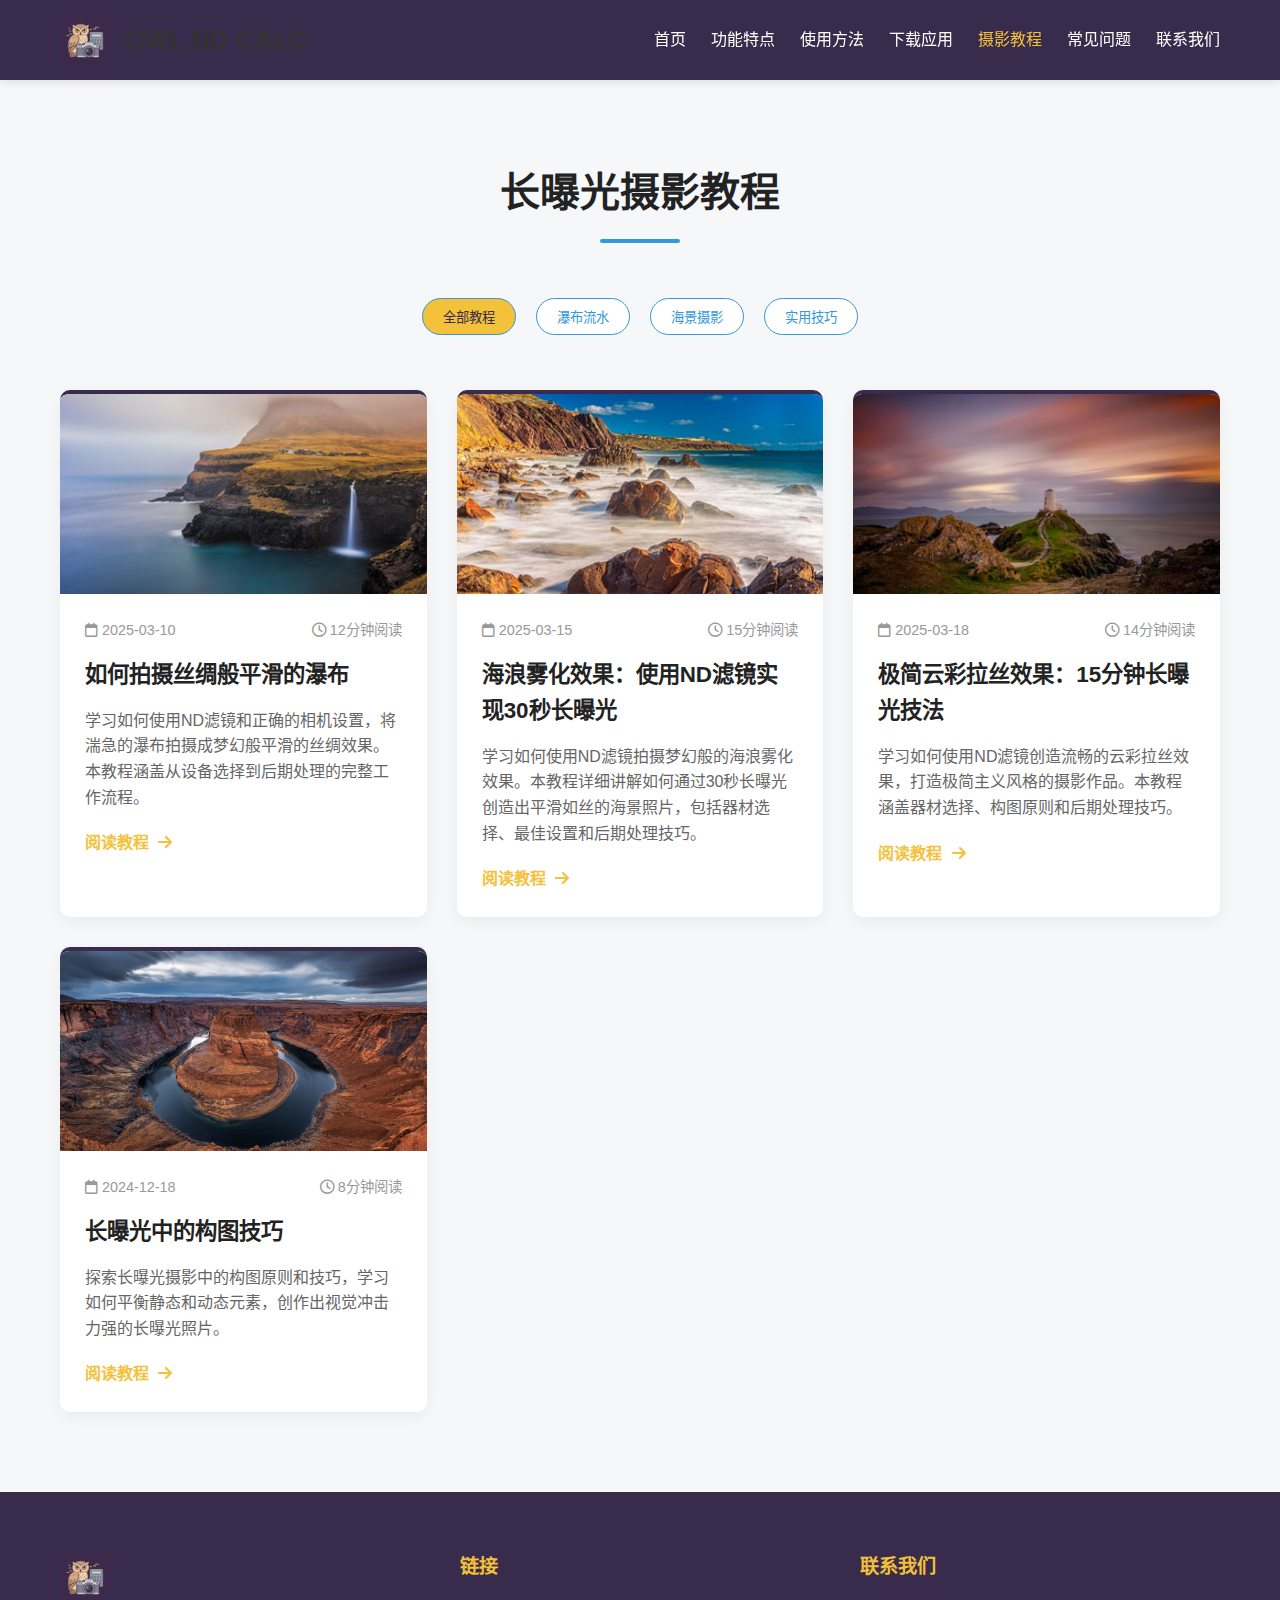
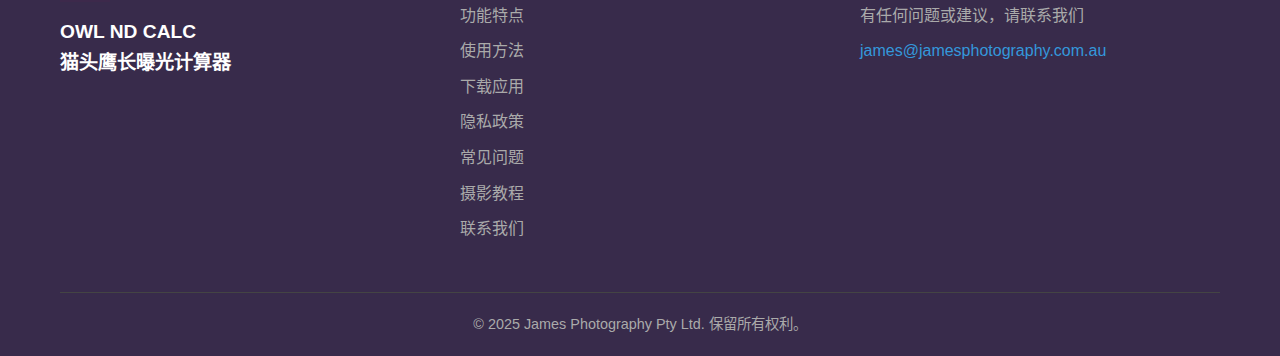
<file: docs/tutorials.html>
<!DOCTYPE html>
<html lang="zh-CN">
<head>
    <meta charset="UTF-8">
    <meta name="viewport" content="width=device-width, initial-scale=1.0">
    <title>摄影教程 - OWL ND CALC 猫头鹰长曝光计算器</title>
    <link rel="stylesheet" href="css/style.css">
    <link rel="stylesheet" href="https://cdnjs.cloudflare.com/ajax/libs/font-awesome/6.0.0/css/all.min.css">
    <link rel="apple-touch-icon" sizes="180x180" href="images/favicon/apple-touch-icon.png">
    <link rel="icon" type="image/png" sizes="32x32" href="images/favicon/favicon-32x32.png">
    <link rel="icon" type="image/png" sizes="16x16" href="images/favicon/favicon-16x16.png">
    <link rel="manifest" href="images/favicon/site.webmanifest">
    <meta name="description" content="学习如何使用OWL ND CALC猫头鹰长曝光计算器拍摄令人惊叹的长曝光照片 - 包含瀑布、星轨、城市灯光等场景的专业摄影技巧">
    <script src="js/include.js"></script>
</head>
<body>
    <!-- 头部占位符 -->
    <div id="header-placeholder"></div>

    <section class="tutorials-section">
        <div class="container">
            <h1 class="section-title">长曝光摄影教程</h1>
            
            <div class="tag-container">
                <button class="tag-btn active" data-filter="all">全部教程</button>
                <button class="tag-btn" data-filter="waterfall">瀑布流水</button>
                <button class="tag-btn" data-filter="seascape">海景摄影</button>
                <button class="tag-btn" data-filter="tips">实用技巧</button>
            </div>
            
            <div class="tutorials-grid">
                <div class="tutorial-card" data-category="waterfall">
                    <div class="tutorial-image">
                        <img src="images/tutorials/waterfall.jpg" alt="如何拍摄丝绸般平滑的瀑布">
                    </div>
                    <div class="tutorial-content">
                        <div class="tutorial-meta">
                            <span><i class="far fa-calendar"></i> 2025-03-10</span>
                            <span><i class="far fa-clock"></i> 12分钟阅读</span>
                        </div>
                        <h3>如何拍摄丝绸般平滑的瀑布</h3>
                        <p>学习如何使用ND滤镜和正确的相机设置，将湍急的瀑布拍摄成梦幻般平滑的丝绸效果。本教程涵盖从设备选择到后期处理的完整工作流程。</p>
                        <a href="tutorial-waterfall.html" class="read-more">阅读教程 <i class="fas fa-arrow-right"></i></a>
                    </div>
                </div>
                
                <div class="tutorial-card" data-category="seascape">
                    <div class="tutorial-image">
                        <img src="images/tutorials/seascape.jpg" alt="海浪雾化效果：使用ND滤镜实现30秒长曝光">
                    </div>
                    <div class="tutorial-content">
                        <div class="tutorial-meta">
                            <span><i class="far fa-calendar"></i> 2025-03-15</span>
                            <span><i class="far fa-clock"></i> 15分钟阅读</span>
                        </div>
                        <h3>海浪雾化效果：使用ND滤镜实现30秒长曝光</h3>
                        <p>学习如何使用ND滤镜拍摄梦幻般的海浪雾化效果。本教程详细讲解如何通过30秒长曝光创造出平滑如丝的海景照片，包括器材选择、最佳设置和后期处理技巧。</p>
                        <a href="tutorial-seascape.html" class="read-more">阅读教程 <i class="fas fa-arrow-right"></i></a>
                    </div>
                </div>
                
                <div class="tutorial-card" data-category="tips">
                    <div class="tutorial-image">
                        <img src="images/tutorials/cloudstreak.jpg" alt="极简云彩拉丝效果：15分钟长曝光技法">
                    </div>
                    <div class="tutorial-content">
                        <div class="tutorial-meta">
                            <span><i class="far fa-calendar"></i> 2025-03-18</span>
                            <span><i class="far fa-clock"></i> 14分钟阅读</span>
                        </div>
                        <h3>极简云彩拉丝效果：15分钟长曝光技法</h3>
                        <p>学习如何使用ND滤镜创造流畅的云彩拉丝效果，打造极简主义风格的摄影作品。本教程涵盖器材选择、构图原则和后期处理技巧。</p>
                        <a href="tutorial-cloud-streaks.html" class="read-more">阅读教程 <i class="fas fa-arrow-right"></i></a>
                    </div>
                </div>
                
                <div class="tutorial-card" data-category="tips">
                    <div class="tutorial-image">
                        <img src="images/tutorials/composition.jpg" alt="长曝光中的构图技巧">
                    </div>
                    <div class="tutorial-content">
                        <div class="tutorial-meta">
                            <span><i class="far fa-calendar"></i> 2024-12-18</span>
                            <span><i class="far fa-clock"></i> 8分钟阅读</span>
                        </div>
                        <h3>长曝光中的构图技巧</h3>
                        <p>探索长曝光摄影中的构图原则和技巧，学习如何平衡静态和动态元素，创作出视觉冲击力强的长曝光照片。</p>
                        <a href="tutorial-composition.html" class="read-more">阅读教程 <i class="fas fa-arrow-right"></i></a>
                    </div>
                </div>
            </div>
        </div>
    </section>

    <!-- 底部占位符 -->
    <div id="footer-placeholder"></div>

    <script>
        document.addEventListener('DOMContentLoaded', function() {
            // 分类筛选功能
            const filterButtons = document.querySelectorAll('.tag-btn');
            const tutorialCards = document.querySelectorAll('.tutorial-card');
            
            filterButtons.forEach(button => {
                button.addEventListener('click', () => {
                    const filter = button.getAttribute('data-filter');
                    
                    // 激活当前按钮
                    filterButtons.forEach(btn => btn.classList.remove('active'));
                    button.classList.add('active');
                    
                    // 筛选教程卡片
                    tutorialCards.forEach(card => {
                        if (filter === 'all' || card.getAttribute('data-category') === filter) {
                            card.style.display = 'block';
                        } else {
                            card.style.display = 'none';
                        }
                    });
                });
            });
        });
    </script>
</body>
</html>
</file>
<file: docs/css/style.css>
/* 基本样式重置和全局设置 */
* {
    margin: 0;
    padding: 0;
    box-sizing: border-box;
}

/* 主色调和强调色 */
:root {
    --primary-color: #382B4B;       /* 深紫色 */
    --accent-color: #F3C13A;        /* 琥珀黄 */
    --secondary-color: #C8A77B;     /* 浅棕色 */
    --light-bg: #F5F7F9;            /* 浅灰背景 */
    --card-bg: #FFFFFF;             /* 卡片背景 */
    --text-dark: #333333;           /* 深色文字 */
    --text-light: #FFFFFF;          /* 浅色文字 */
  }

body {
    font-family: 'Segoe UI', Tahoma, Geneva, Verdana, sans-serif;
    line-height: 1.6;
    color: #333;
    background-color: #f5f7f9;
}

.container {
    max-width: 1200px;
    margin: 0 auto;
    padding: 0 20px;
}

a {
    text-decoration: none;
    color: #3498db;
}

ul {
    list-style: none;
}

img {
    max-width: 100%;
    height: auto;
}

.section-title {
    text-align: center;
    margin-bottom: 50px;
    font-size: 2.5rem;
    color: #222;
    position: relative;
}

.section-title:after {
    content: '';
    display: block;
    width: 80px;
    height: 4px;
    background: #3498db;
    margin: 15px auto 0;
    border-radius: 2px;
}

/* 通用卡片和内容容器样式 */
.content-card {
    background-color: white;
    border-radius: 10px;
    padding: 30px;
    box-shadow: 0 5px 15px rgba(0, 0, 0, 0.05);
    margin-bottom: 30px;
}

.text-container {
    max-width: 800px;
    margin: 0 auto;
    line-height: 1.8;
}

.content-title {
    color: #333;
    margin-bottom: 20px;
    font-size: 1.8rem;
}

/* 通用按钮样式 */
.btn {
    display: inline-block;
    padding: 12px 28px;
    border-radius: 30px;
    font-weight: 600;
    transition: all 0.3s;
    text-align: center;
}

.btn.primary {
    background-color: #3498db;
    color: white;
}

.btn.primary {
    background-color: var(--accent-color);
    color: var(--primary-color);
}

.btn.primary:hover {
    background-color: #2980b9;
    transform: translateY(-2px);
    box-shadow: 0 5px 15px rgba(0, 0, 0, 0.1);
}

.btn.secondary {
    background-color: transparent;
    border: 2px solid var(--secondary-color);
    color: var(--text-light);
}

/* 通用标签和筛选器 */
.tag-container {
    display: flex;
    justify-content: center;
    margin-bottom: 40px;
    flex-wrap: wrap;
}

.tag-btn {
    margin: 5px 10px;
    padding: 8px 20px;
    background-color: white;
    border: 1px solid #3498db;
    border-radius: 30px;
    color: #3498db;
    cursor: pointer;
    transition: all 0.3s;
}

.tag-btn.active {
    background-color: var(--accent-color);
    color: var(--primary-color);
}

/* 头部导航样式 */
header {
    background-color: var(--primary-color);
    color: var(--text-light);
    box-shadow: 0 2px 10px rgba(0, 0, 0, 0.1);
    position: sticky;
    top: 0;
    z-index: 1000;
}

header .container {
    display: flex;
    justify-content: space-between;
    align-items: center;
    padding: 15px 20px;
}

header nav ul li a {
    color: var(--text-light);
    font-weight: 500;
    transition: color 0.3s;
}

header nav ul li a:hover, 
header nav ul li a.active {
    color: var(--accent-color);
}

.logo {
    display: flex;
    align-items: center;
}

.logo img {
    height: 50px;
    margin-right: 15px;
}

.logo h1 {
    font-size: 1.6rem;
    font-weight: 700;
    color: #333;
}

nav ul {
    display: flex;
}

nav ul li {
    margin-left: 25px;
}

nav ul li a {
    color: #333;
    font-weight: 500;
    transition: color 0.3s;
}

nav ul li a:hover, nav ul li a.active {
    color: #3498db;
}

/* 英雄区域样式 */
.hero {
    padding: 80px 0;
    background: linear-gradient(135deg, #5D4777 0%, #382B4B 100%);
    color: var(--text-light);
}

.hero .container {
    display: flex;
    align-items: center;
    justify-content: space-between;
}

.hero-content {
    flex: 1;
    padding-right: 40px;
}

.hero-image {
    flex: 1;
    text-align: center;
}

.hero-image img {
    max-height: 500px;
    border-radius: 10px;
    box-shadow: 0 10px 30px rgba(0, 0, 0, 0.2);
}

.hero h1 {
    font-size: 3rem;
    margin-bottom: 20px;
    font-weight: 700;
    text-shadow: 0 2px 4px rgba(0, 0, 0, 0.1);
}

.hero p {
    font-size: 1.3rem;
    margin-bottom: 30px;
    opacity: 0.9;
}

.cta-buttons {
    display: flex;
    gap: 15px;
}

/* 功能特点区域样式 */
.features {
    padding: 80px 0;
    background-color: white;
}

.features-grid {
    display: grid;
    grid-template-columns: repeat(auto-fit, minmax(280px, 1fr));
    gap: 30px;
}

.feature-card {
    background-color: #f8f9fa;
    border-radius: 10px;
    padding: 30px;
    text-align: center;
    transition: transform 0.3s, box-shadow 0.3s;
}

.feature-card:hover {
    transform: translateY(-5px);
    box-shadow: 0 10px 25px rgba(0, 0, 0, 0.1);
}

.feature-icon {
    margin-bottom: 20px;
    font-size: 2.5rem;
    color: #3498db;
}

.feature-card h3 {
    margin-bottom: 15px;
    font-size: 1.4rem;
    color: #222;
}

.feature-card p {
    color: #666;
}

/* 使用方法区域样式 */
.how-it-works {
    padding: 80px 0;
    background-color: #f5f7f9;
}

.steps {
    max-width: 800px;
    margin: 0 auto;
}

.step {
    display: flex;
    margin-bottom: 40px;
    position: relative;
}

.step:last-child {
    margin-bottom: 0;
}

.step:not(:last-child):after {
    content: '';
    position: absolute;
    top: 50px;
    left: 20px;
    height: calc(100% + 40px);
    width: 2px;
    background-color: #3498db;
}

.step-number {
    flex-shrink: 0;
    width: 40px;
    height: 40px;
    background-color: #3498db;
    color: white;
    border-radius: 50%;
    display: flex;
    justify-content: center;
    align-items: center;
    font-weight: bold;
    font-size: 1.2rem;
    margin-right: 20px;
    position: relative;
    z-index: 1;
}

.step-content {
    background-color: white;
    border-radius: 10px;
    padding: 25px;
    box-shadow: 0 5px 15px rgba(0, 0, 0, 0.05);
    flex-grow: 1;
}

.step-content h3 {
    margin-bottom: 10px;
    font-size: 1.3rem;
    color: #222;
}

.step-content p {
    color: #666;
}

/* 下载区域样式 */
.download {
    padding: 80px 0;
    background: linear-gradient(135deg, #3498db 0%, #2c3e50 100%);
    color: white;
    text-align: center;
}

.download .section-title:after {
    background: white;
}

.download-text {
    font-size: 1.2rem;
    max-width: 700px;
    margin: 0 auto 30px;
    opacity: 0.9;
}

.download-buttons {
    display: flex;
    justify-content: center;
    gap: 20px;
}

.download-btn {
    display: flex;
    align-items: center;
    background-color: #222;
    color: white;
    padding: 10px 25px;
    border-radius: 10px;
    transition: all 0.3s;
}

.download-btn:hover {
    background-color: #000;
    transform: translateY(-2px);
    box-shadow: 0 5px 15px rgba(0, 0, 0, 0.2);
}

.download-btn i {
    font-size: 2.5rem;
    margin-right: 10px;
}

.download-btn span {
    display: flex;
    flex-direction: column;
    align-items: flex-start;
    line-height: 1.2;
}

.download-btn small {
    font-size: 0.8rem;
    opacity: 0.8;
}

.download-btn strong {
    font-size: 1.2rem;
}

/* FAQ页面样式 */
.faq-section {
    padding: 80px 0;
    background-color: #f5f7f9;
}

.faq-container {
    max-width: 800px;
    margin: 0 auto;
}

.faq-item {
    background-color: white;
    border-radius: 10px;
    margin-bottom: 20px;
    box-shadow: 0 3px 10px rgba(0, 0, 0, 0.05);
    overflow: hidden;
}

.faq-question {
    padding: 20px;
    display: flex;
    justify-content: space-between;
    align-items: center;
    cursor: pointer;
    font-weight: 600;
    color: #333;
    user-select: none;
}

.faq-question:hover {
    background-color: #f9f9f9;
}

.faq-question i {
    transition: transform 0.3s;
}

.faq-question.active i {
    transform: rotate(180deg);
}

.faq-answer {
    padding: 0 20px;
    max-height: 0;
    overflow: hidden;
    transition: max-height 0.4s ease-out, padding 0.4s ease;
    border-top: 0 solid #eee;
}

.faq-answer.active {
    padding: 0 20px 20px;
    max-height: 1000px;
    border-top: 1px solid #eee;
}

.faq-answer p {
    margin-bottom: 15px;
    color: #666;
}

.faq-answer p:last-child {
    margin-bottom: 0;
}

/* 教程页面样式 */
.tutorials-section {
    padding: 80px 0;
    background-color: #f5f7f9;
}

.tutorials-grid {
    display: grid;
    grid-template-columns: repeat(auto-fill, minmax(350px, 1fr));
    gap: 30px;
    margin-top: 50px;
}

.tutorial-card {
    background-color: white;
    border-radius: 10px;
    overflow: hidden;
    box-shadow: 0 5px 15px rgba(0, 0, 0, 0.05);
    transition: transform 0.3s, box-shadow 0.3s;
    border-top: 4px solid var(--primary-color);
}

.tutorial-card:hover {
    transform: translateY(-5px);
    box-shadow: 0 15px 30px rgba(56, 43, 75, 0.15);
}

.tutorial-image {
    width: 100%;
    height: 200px;
    overflow: hidden;
}

.tutorial-image img {
    width: 100%;
    height: 100%;
    object-fit: cover;
    transition: transform 0.5s;
}

.tutorial-card:hover .tutorial-image img {
    transform: scale(1.05);
}

.tutorial-content {
    padding: 25px;
}

.tutorial-content h3 {
    margin-bottom: 15px;
    font-size: 1.4rem;
    color: #222;
}

.tutorial-content p {
    color: #666;
    margin-bottom: 20px;
}

.tutorial-meta {
    display: flex;
    justify-content: space-between;
    color: #999;
    font-size: 0.9rem;
    margin-bottom: 15px;
}

.read-more {
    display: inline-block;
    color: var(--accent-color);
    font-weight: 600;
    transition: color 0.3s;
}

.read-more:hover {
    color: #2980b9;
}

.read-more i {
    margin-left: 5px;
    transition: transform 0.3s;
}

.read-more:hover i {
    transform: translateX(3px);
}

/* 详细教程页面样式 */
.tutorial-detail {
    max-width: 800px;
    margin: 0 auto;
    background-color: white;
    border-radius: 10px;
    padding: 40px;
    box-shadow: 0 5px 15px rgba(0, 0, 0, 0.05);
}

.tutorial-header {
    margin-bottom: 30px;
}

.tutorial-header h1 {
    margin-bottom: 15px;
    font-size: 2.2rem;
    color: #222;
}

.tutorial-detail-meta {
    color: #999;
    margin-bottom: 20px;
}

.tutorial-detail-meta span {
    margin-right: 20px;
    display: inline-flex;
    align-items: center;
}

.tutorial-detail-meta i {
    margin-right: 5px;
}

.tutorial-detail-image {
    width: 100%;
    height: 400px;
    border-radius: 10px;
    overflow: hidden;
    margin-bottom: 30px;
}

.tutorial-detail-image img {
    width: 100%;
    height: 100%;
    object-fit: cover;
}

.tutorial-detail-content h2 {
    margin: 30px 0 15px;
    color: #333;
}

.tutorial-detail-content p {
    margin-bottom: 15px;
    color: #555;
    line-height: 1.8;
}

.tutorial-detail-content ul, .tutorial-detail-content ol {
    margin-bottom: 15px;
    padding-left: 20px;
    color: #555;
}

.tutorial-detail-content li {
    margin-bottom: 10px;
}

.tutorial-detail-content img {
    max-width: 100%;
    border-radius: 8px;
    margin: 20px 0;
}

.tutorial-detail-content .settings-table {
    width: 100%;
    border-collapse: collapse;
    margin: 20px 0;
}

.tutorial-detail-content .settings-table th, 
.tutorial-detail-content .settings-table td {
    padding: 12px 15px;
    text-align: left;
    border-bottom: 1px solid #eee;
}

.tutorial-detail-content .settings-table th {
    background-color: #f8f9fa;
    font-weight: 600;
    color: #333;
}

.tutorial-detail-content .settings-table tr:last-child td {
    border-bottom: none;
}

.tutorial-detail-content .tip-box {
    background-color: #e8f4fd;
    border-left: 4px solid #3498db;
    padding: 15px 20px;
    margin: 20px 0;
    border-radius: 0 8px 8px 0;
}

.tutorial-detail-content .tip-box h4 {
    margin-bottom: 10px;
    color: #3498db;
}

.tutorial-detail-content .tip-box p {
    margin-bottom: 0;
}

.toc {
    background-color: #f8f9fa;
    border-radius: 8px;
    padding: 20px;
    margin-bottom: 30px;
}

.toc h3 {
    margin-bottom: 15px;
    font-size: 1.2rem;
    color: #333;
}

.toc ul {
    list-style-type: none;
    padding-left: 0;
}

.toc ul li {
    margin-bottom: 8px;
}

.toc ul li a {
    color: #3498db;
    text-decoration: none;
}

.toc ul li a:hover {
    text-decoration: underline;
}

/* 隐私政策页面样式 */
.privacy-section {
    padding: 80px 0;
    background-color: #f5f7f9;
}

.privacy-content {
    max-width: 800px;
    margin: 0 auto;
    padding: 40px;
    background-color: white;
    border-radius: 10px;
    box-shadow: 0 5px 15px rgba(0, 0, 0, 0.05);
}

.privacy-content h2 {
    color: #333;
    margin: 30px 0 15px;
}

.privacy-content p, .privacy-content ul {
    margin-bottom: 15px;
    color: #555;
}

.privacy-content ul {
    padding-left: 20px;
    list-style-type: disc;
}

.privacy-content li {
    margin-bottom: 8px;
}

/* 联系页面样式 */
.contact-section {
    padding: 80px 0;
    background-color: #f5f7f9;
}

.contact-container {
    display: grid;
    grid-template-columns: 1fr 1fr;
    gap: 40px;
    max-width: 1000px;
    margin: 0 auto;
}

.contact-info {
    background-color: white;
    border-radius: 10px;
    padding: 40px;
    box-shadow: 0 5px 15px rgba(0, 0, 0, 0.05);
}

.contact-info h2 {
    color: #333;
    margin-bottom: 25px;
    font-size: 1.8rem;
}

.contact-method {
    margin-bottom: 30px;
}

.contact-method h3 {
    display: flex;
    align-items: center;
    color: #3498db;
    margin-bottom: 10px;
    font-size: 1.2rem;
}

.contact-method h3 i {
    margin-right: 10px;
    width: 24px;
}

.contact-method p {
    color: #666;
    margin-left: 34px;
}

.contact-method a {
    color: #3498db;
    transition: color 0.3s;
}

.contact-method a:hover {
    color: #2980b9;
}

.social-links {
    display: flex;
    gap: 15px;
    margin-top: 30px;
}

.social-link {
    display: flex;
    align-items: center;
    justify-content: center;
    width: 40px;
    height: 40px;
    border-radius: 50%;
    background-color: #f0f0f0;
    color: #555;
    transition: all 0.3s;
}

.social-link:hover {
    background-color: #3498db;
    color: white;
    transform: translateY(-3px);
}

.contact-form {
    background-color: white;
    border-radius: 10px;
    padding: 40px;
    box-shadow: 0 5px 15px rgba(0, 0, 0, 0.05);
}

.contact-form h2 {
    color: #333;
    margin-bottom: 25px;
    font-size: 1.8rem;
}

.form-group {
    margin-bottom: 20px;
}

.form-group label {
    display: block;
    margin-bottom: 8px;
    color: #555;
    font-weight: 500;
}

.form-control {
    width: 100%;
    padding: 12px 15px;
    border: 1px solid #ddd;
    border-radius: 8px;
    font-size: 1rem;
    color: #333;
    transition: border-color 0.3s;
}

.form-control:focus {
    border-color: #3498db;
    outline: none;
}

textarea.form-control {
    min-height: 120px;
    resize: vertical;
}

.submit-btn {
    background-color: var(--accent-color);
    color: var(--primary-color);
    border: none;
    border-radius: 30px;
    padding: 12px 30px;
    font-size: 1rem;
    font-weight: 600;
    cursor: pointer;
    transition: all 0.3s;
}

.submit-btn:hover {
    background-color: #2980b9;
    transform: translateY(-3px);
    box-shadow: 0 5px 15px rgba(0, 0, 0, 0.1);
}

.form-message {
    display: none;
    margin-top: 20px;
    padding: 15px;
    border-radius: 8px;
    font-weight: 500;
}

.form-message.success {
    background-color: #d4edda;
    color: #155724;
    border: 1px solid #c3e6cb;
}

.form-message.error {
    background-color: #f8d7da;
    color: #721c24;
    border: 1px solid #f5c6cb;
}

.map-container {
    margin-top: 60px;
    border-radius: 10px;
    overflow: hidden;
    box-shadow: 0 5px 15px rgba(0, 0, 0, 0.05);
    height: 400px;
}

.map-container iframe {
    width: 100%;
    height: 100%;
    border: none;
}

/* 页脚样式 */
footer {
    background-color: var(--primary-color);
    color: var(--text-light);
    padding: 60px 0 20px;
}

.footer-content {
    display: grid;
    grid-template-columns: repeat(auto-fit, minmax(200px, 1fr));
    gap: 40px;
    margin-bottom: 40px;
}

.footer-logo {
    display: flex;
    flex-direction: column;
    align-items: flex-start;
}

.footer-logo img {
    height: 50px;
    margin-bottom: 15px;
}

.footer-logo p {
    font-weight: 700;
    font-size: 1.2rem;
}

.footer-links h4,
.footer-contact h4 {
    color: var(--accent-color);
    margin-bottom: 20px;
    font-size: 1.2rem;
}

.footer-links ul li {
    margin-bottom: 10px;
}

.footer-links ul li a {
    color: #aaa;
    transition: color 0.3s;
}

.footer-links ul li a:hover {
    color: white;
}

.footer-contact p {
    margin-bottom: 10px;
    color: #aaa;
}

.footer-contact a {
    color: #3498db;
}

.footer-bottom {
    text-align: center;
    padding-top: 20px;
    border-top: 1px solid #444;
    color: #aaa;
    font-size: 0.9rem;
}

/* 响应式设计 */
@media (max-width: 992px) {
    .hero .container {
        flex-direction: column;
        text-align: center;
    }

    .hero-content {
        padding-right: 0;
        margin-bottom: 40px;
    }

    .cta-buttons {
        justify-content: center;
    }
    
    .contact-container {
        grid-template-columns: 1fr;
    }
}

@media (max-width: 768px) {
    .section-title {
        font-size: 2rem;
    }

    .hero h1 {
        font-size: 2.5rem;
    }

    .hero p {
        font-size: 1.1rem;
    }

    header .container {
        flex-direction: column;
    }

    .logo {
        margin-bottom: 15px;
    }

    nav ul {
        justify-content: center;
    }

    nav ul li {
        margin: 0 10px;
    }
    
    .contact-info, .contact-form {
        padding: 30px 20px;
    }
    
    .tutorial-detail {
        padding: 30px 20px;
    }
    
    .tutorial-header h1 {
        font-size: 1.8rem;
    }
    
    .related-grid {
        grid-template-columns: 1fr;
    }
}

@media (max-width: 576px) {
    .cta-buttons {
        flex-direction: column;
        gap: 10px;
    }

    .download-buttons {
        flex-direction: column;
        align-items: center;
    }
}
</file>
